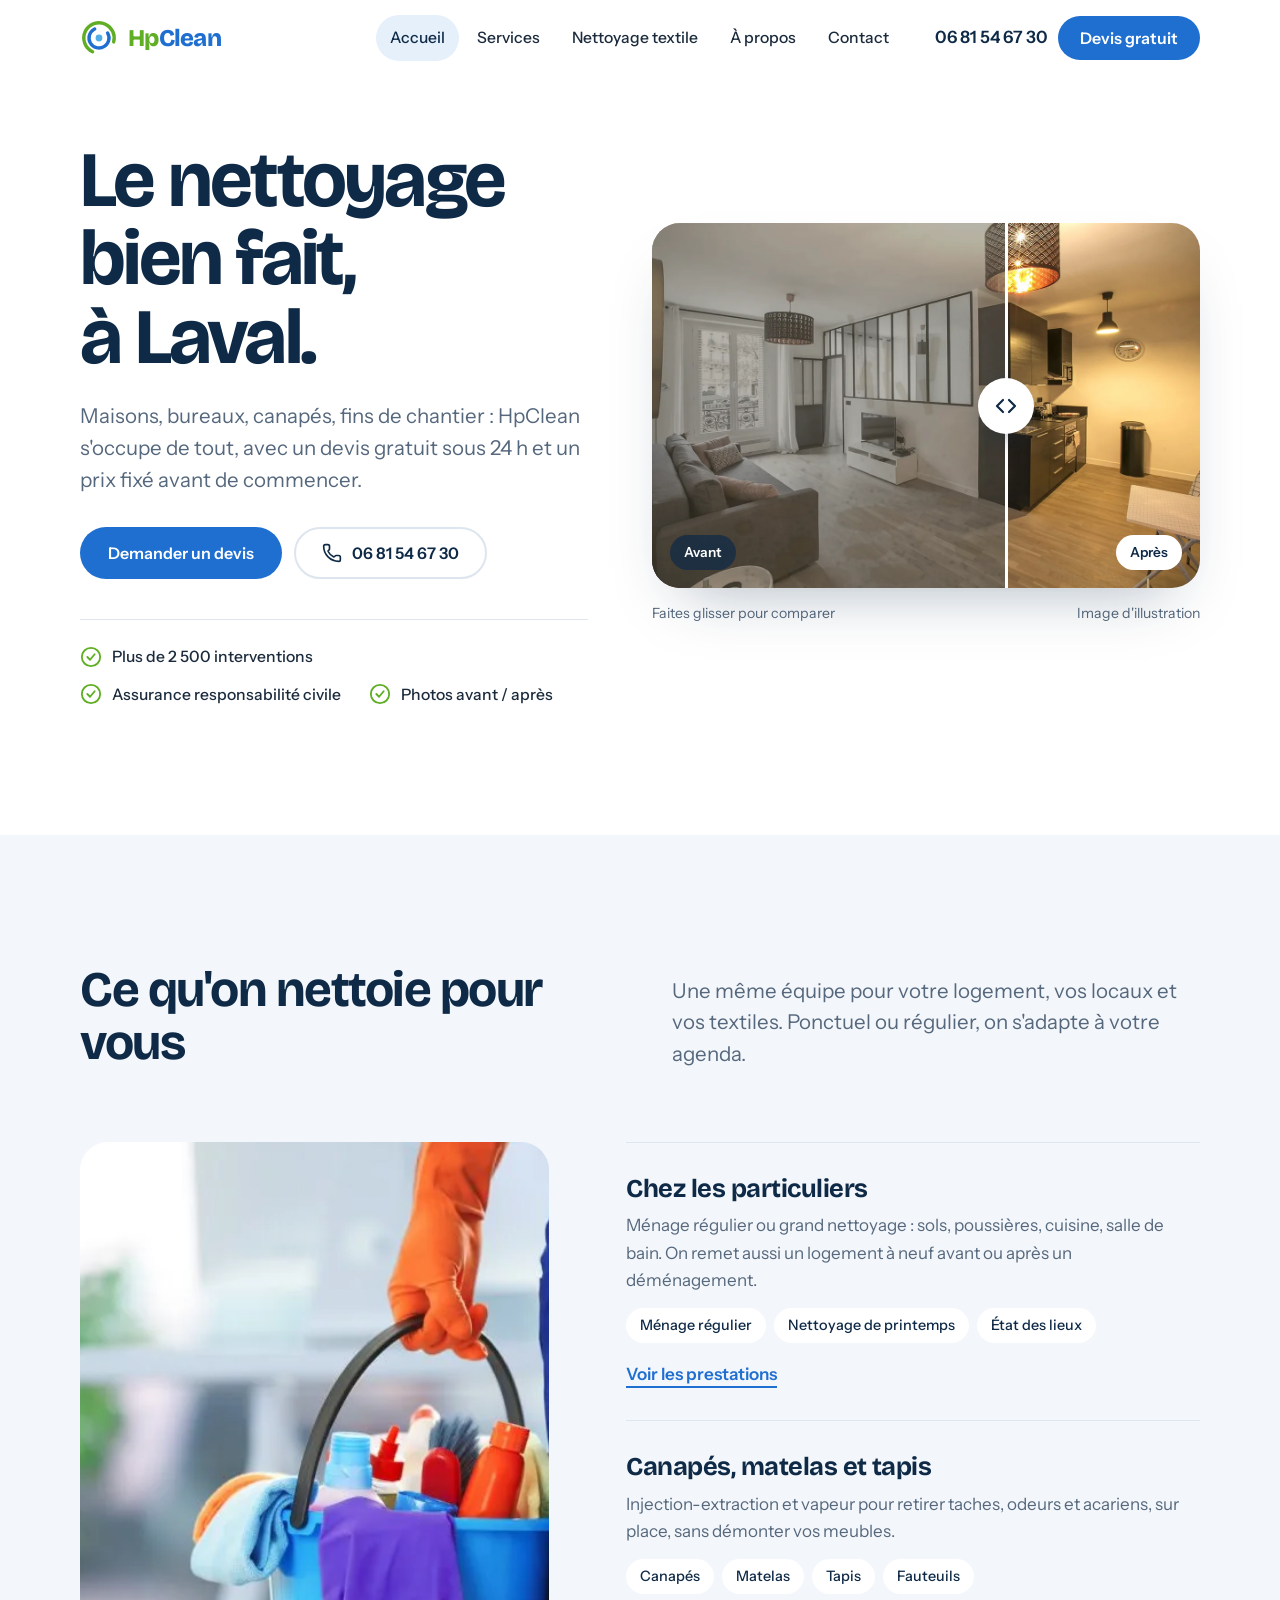
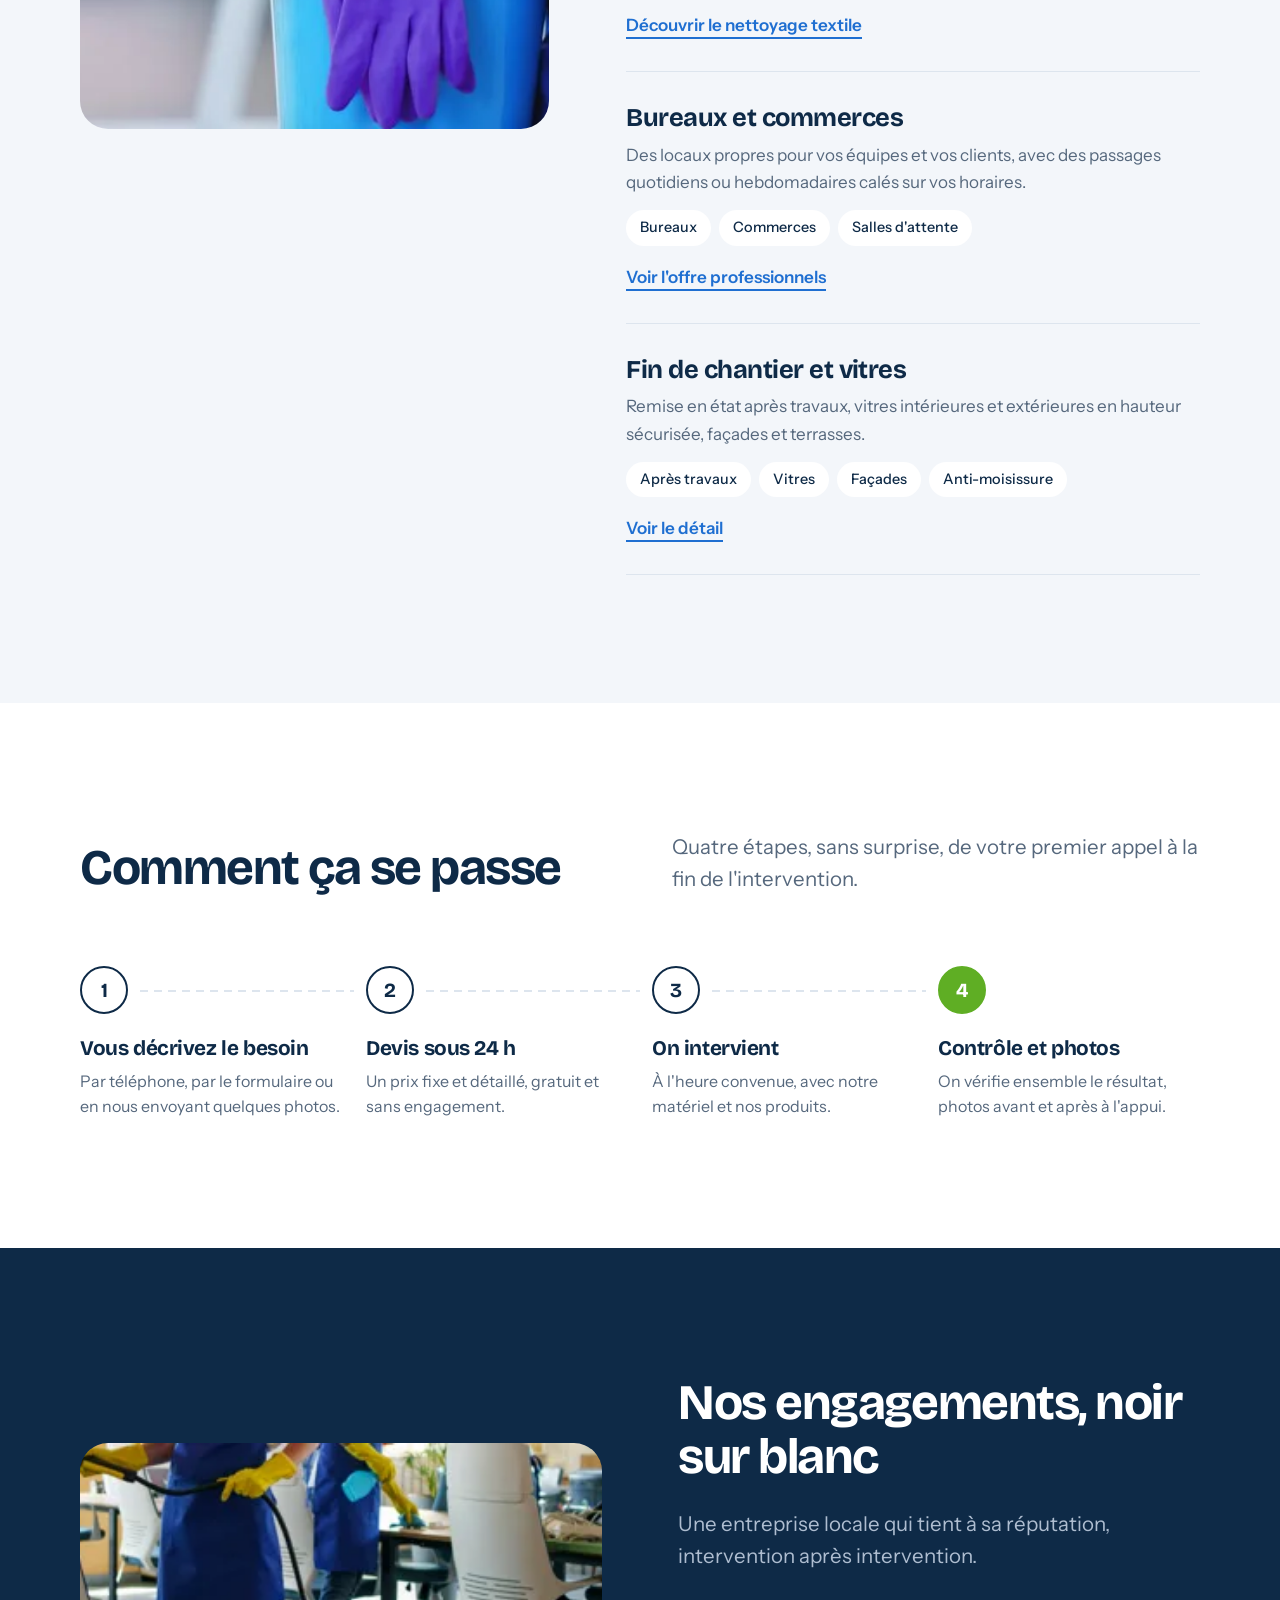
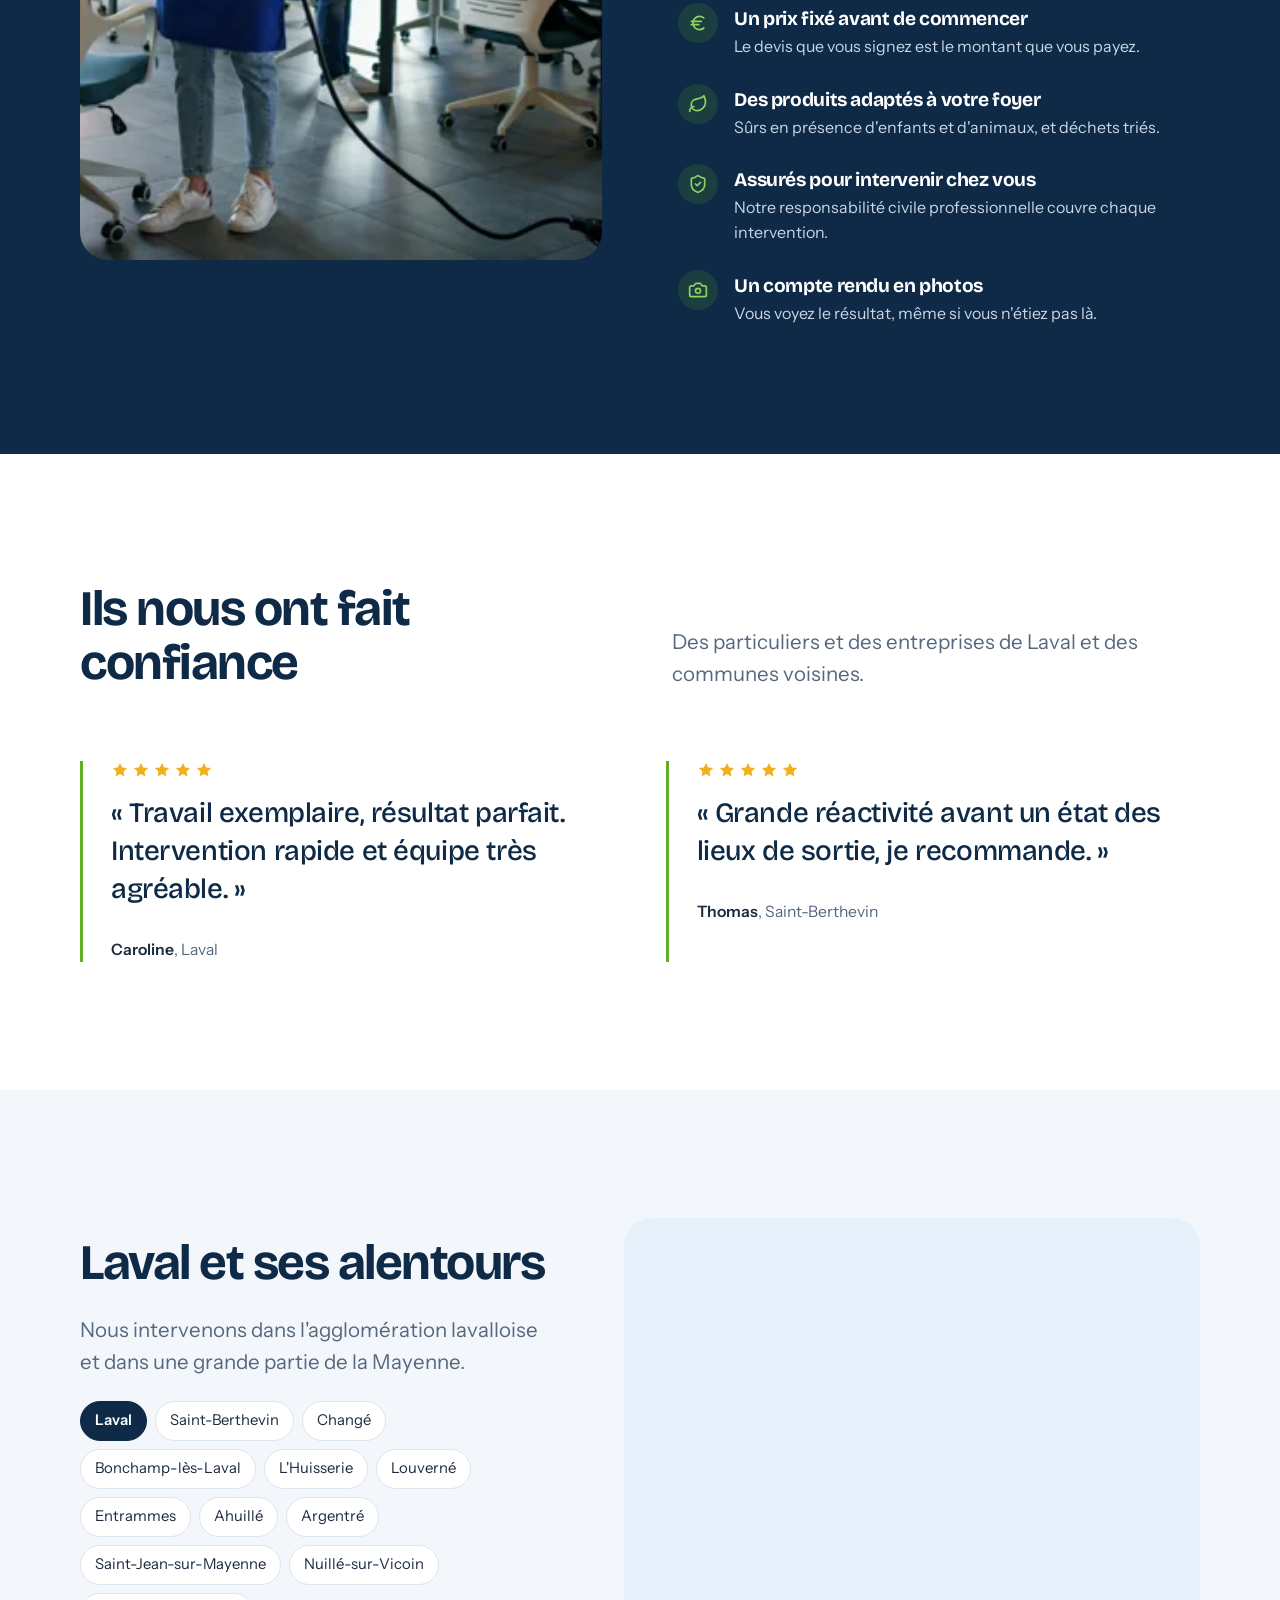
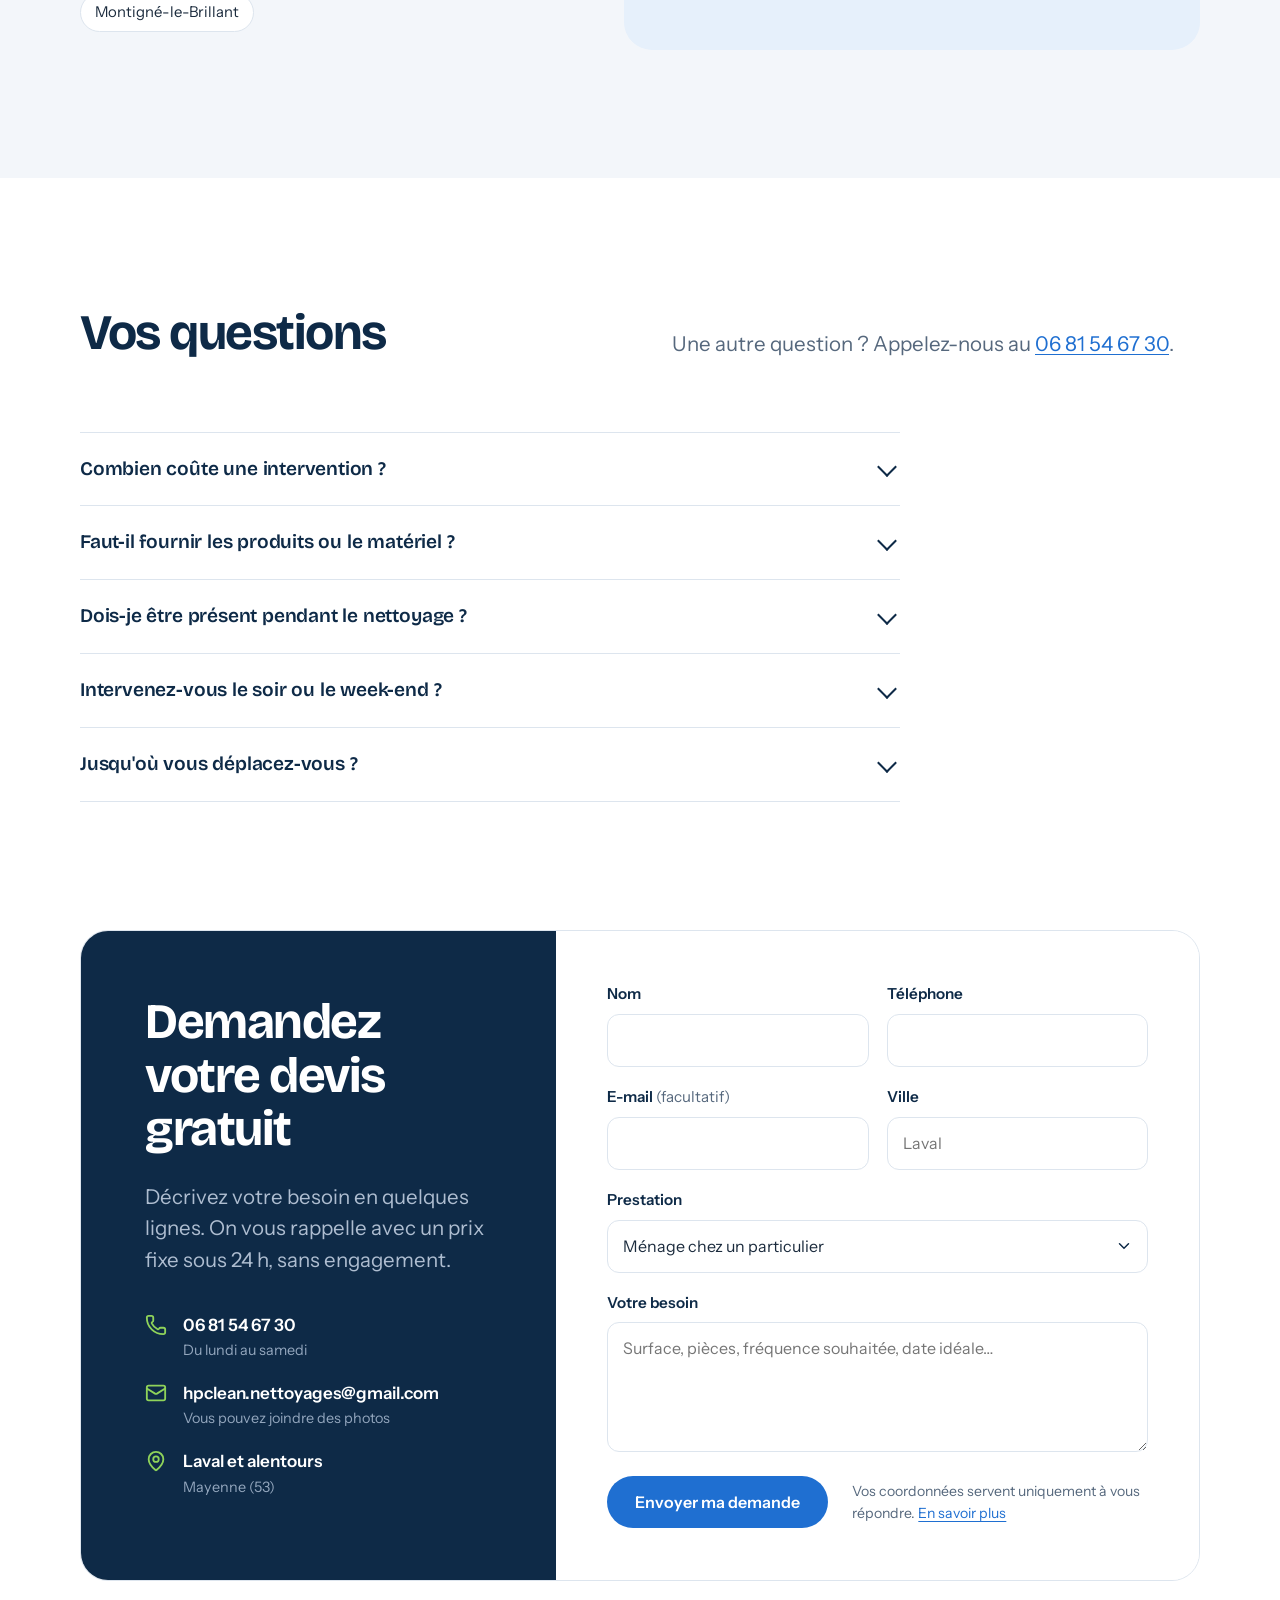
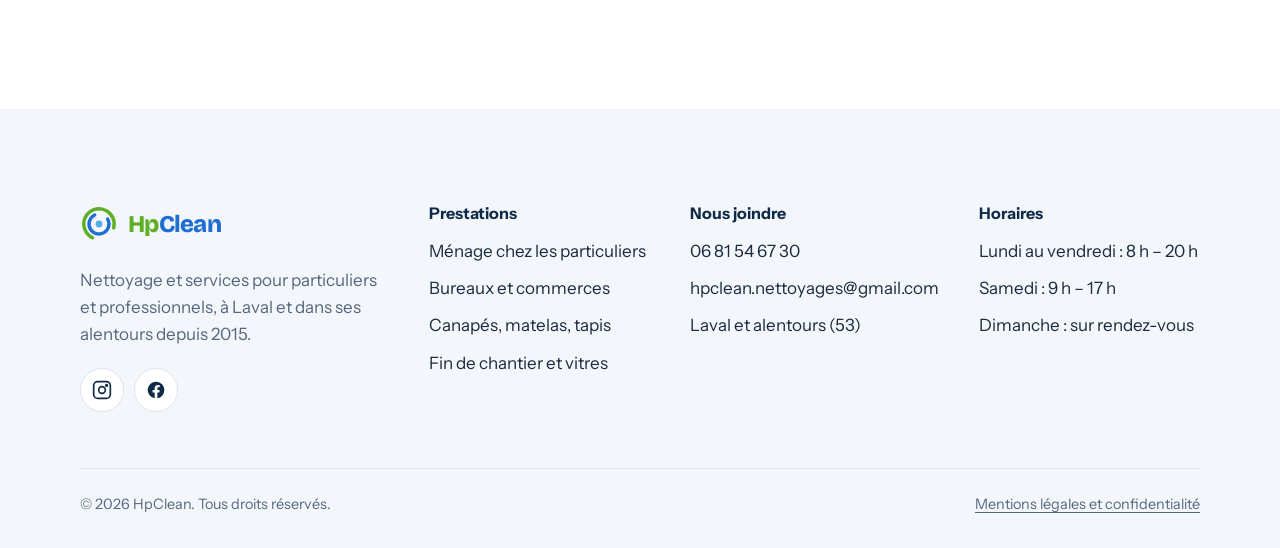
<file: index.html>
<!DOCTYPE html>
<html lang="fr">
<head>
<meta charset="utf-8">
<meta name="viewport" content="width=device-width, initial-scale=1, viewport-fit=cover">
<title>HpClean – Entreprise de nettoyage à Laval | Devis gratuit sous 24 h</title>
<meta name="description" content="Nettoyage à Laval et alentours : ménage chez les particuliers, bureaux et commerces, canapés et matelas, fin de chantier et vitres. Devis gratuit sous 24 h, prix fixe.">
<link rel="canonical" href="https://hpclean.fr/">
<meta name="theme-color" content="#0e2a47">
<link rel="icon" href="assets/img/favicon.svg" type="image/svg+xml">
<link rel="apple-touch-icon" href="assets/img/apple-touch-icon.png">
<meta property="og:type" content="website">
<meta property="og:site_name" content="HpClean">
<meta property="og:locale" content="fr_FR">
<meta property="og:title" content="HpClean – Entreprise de nettoyage à Laval | Devis gratuit sous 24 h">
<meta property="og:description" content="Nettoyage à Laval et alentours : ménage chez les particuliers, bureaux et commerces, canapés et matelas, fin de chantier et vitres. Devis gratuit sous 24 h, prix fixe.">
<meta property="og:url" content="https://hpclean.fr/">
<meta property="og:image" content="https://hpclean.fr/assets/img/og-image.jpg">
<meta name="twitter:card" content="summary_large_image">
<link rel="preload" href="assets/fonts/bricolage-grotesque.woff2" as="font" type="font/woff2" crossorigin>
<link rel="preload" href="assets/fonts/instrument-sans.woff2" as="font" type="font/woff2" crossorigin>
<link rel="stylesheet" href="assets/css/style.css">
<script type="application/ld+json">{"@context": "https://schema.org", "@type": "LocalBusiness", "additionalType": "https://schema.org/HomeAndConstructionBusiness", "name": "HpClean", "description": "Entreprise de nettoyage à Laval : ménage chez les particuliers, bureaux et commerces, nettoyage textile, fin de chantier et vitres.", "url": "https://hpclean.fr/", "@id": "https://hpclean.fr/#entreprise", "logo": "https://hpclean.fr/assets/img/favicon.svg", "image": "https://hpclean.fr/assets/img/og-image.jpg", "telephone": "+33681546730", "email": "hpclean.nettoyages@gmail.com", "priceRange": "€€", "foundingDate": "2015", "address": {"@type": "PostalAddress", "streetAddress": "9 impasse des Blanchisseuses", "addressLocality": "Laval", "postalCode": "53000", "addressRegion": "Pays de la Loire", "addressCountry": "FR"}, "geo": {"@type": "GeoCoordinates", "latitude": 48.0706, "longitude": -0.7734}, "areaServed": [{"@type": "City", "name": "Laval"}, {"@type": "City", "name": "Saint-Berthevin"}, {"@type": "City", "name": "Changé"}, {"@type": "City", "name": "Bonchamp-lès-Laval"}, {"@type": "City", "name": "L'Huisserie"}, {"@type": "City", "name": "Louverné"}, {"@type": "City", "name": "Entrammes"}, {"@type": "City", "name": "Mayenne (département)"}], "openingHoursSpecification": [{"@type": "OpeningHoursSpecification", "dayOfWeek": ["Monday", "Tuesday", "Wednesday", "Thursday", "Friday"], "opens": "08:00", "closes": "20:00"}, {"@type": "OpeningHoursSpecification", "dayOfWeek": "Saturday", "opens": "09:00", "closes": "17:00"}], "sameAs": ["https://www.instagram.com/hpclen.nettoyage/", "https://www.facebook.com/profile.php?id=61566828704608"]}</script>
<script type="application/ld+json">{"@context": "https://schema.org", "@type": "FAQPage", "mainEntity": [{"@type": "Question", "name": "Combien coûte une intervention ?", "acceptedAnswer": {"@type": "Answer", "text": "Chaque logement ou local est différent, c'est pourquoi on établit un devis gratuit à partir de votre description, de photos ou d'une visite. Le prix annoncé est fixe : vous savez exactement ce que vous payez avant qu'on commence."}}, {"@type": "Question", "name": "Faut-il fournir les produits ou le matériel ?", "acceptedAnswer": {"@type": "Answer", "text": "Non. On arrive avec notre matériel professionnel et nos produits, choisis pour être sûrs en présence d'enfants et d'animaux. Si vous tenez à un produit précis pour une surface, dites-le-nous."}}, {"@type": "Question", "name": "Dois-je être présent pendant le nettoyage ?", "acceptedAnswer": {"@type": "Answer", "text": "Ce n'est pas obligatoire. Beaucoup de clients nous confient une clé ou un code d'accès. On vous envoie des photos à la fin de l'intervention."}}, {"@type": "Question", "name": "Intervenez-vous le soir ou le week-end ?", "acceptedAnswer": {"@type": "Answer", "text": "Oui. On travaille du lundi au vendredi de 8 h à 20 h, le samedi de 9 h à 17 h, et le dimanche sur rendez-vous. Pour les bureaux et commerces, on s'adapte à vos horaires d'ouverture."}}, {"@type": "Question", "name": "Jusqu'où vous déplacez-vous ?", "acceptedAnswer": {"@type": "Answer", "text": "On intervient à Laval et dans les communes voisines. Pour une adresse plus éloignée en Mayenne, appelez-nous : c'est souvent possible."}}]}</script>
</head>
<body>
<a class="skip-link" href="#contenu">Aller au contenu</a>
<header class="site-header">
  <div class="wrap header-inner">
    <a class="brand" href="index.html" aria-label="HpClean, retour à l'accueil"><svg viewBox="0 0 40 40" aria-hidden="true"><circle cx="20" cy="20" r="16" fill="none" stroke="#5fae24" stroke-width="3.6" stroke-linecap="round" stroke-dasharray="72 101" transform="rotate(115 20 20)"/><circle cx="20" cy="20" r="10.5" fill="none" stroke="#1f6fd1" stroke-width="3.6" stroke-linecap="round" stroke-dasharray="50 66" transform="rotate(-30 20 20)"/><circle cx="20" cy="20" r="3.6" fill="#52aee6"/></svg><span class="brand-name"><span class="hp">Hp</span><span class="clean">Clean</span></span></a>
    <nav class="main-nav" id="main-nav" aria-label="Navigation principale">
      <ul>
<li><a href="index.html" aria-current="page">Accueil</a></li>
<li><a href="services.html">Services</a></li>
<li><a href="nettoyage-textile.html">Nettoyage textile</a></li>
<li><a href="apropos.html">À propos</a></li>
<li><a href="contact.html">Contact</a></li>
      </ul>
      <div class="nav-mobile-cta">
        <a class="btn btn-primary" href="contact.html">Demander un devis</a>
        <a class="btn btn-ghost" href="tel:+33681546730"><svg xmlns="http://www.w3.org/2000/svg" viewBox="0 0 24 24" fill="none" stroke="currentColor" stroke-width="2" stroke-linecap="round" stroke-linejoin="round" aria-hidden="true"><path d="M13.8 16.6a1 1 0 0 0 1.2-.3l.4-.5A2 2 0 0 1 17 15h3a2 2 0 0 1 2 2v3a2 2 0 0 1-2 2A18 18 0 0 1 2 4a2 2 0 0 1 2-2h3a2 2 0 0 1 2 2v3a2 2 0 0 1-.8 1.6l-.5.4a1 1 0 0 0-.3 1.2 14 14 0 0 0 6.4 6.4"/></svg>Appeler le 06 81 54 67 30</a>
      </div>
    </nav>
    <div class="header-actions">
      <a class="header-phone" href="tel:+33681546730">06 81 54 67 30</a>
      <a class="btn btn-primary" href="contact.html">Devis gratuit</a>
    </div>
    <button class="menu-toggle" type="button" aria-expanded="false" aria-controls="main-nav" aria-label="Ouvrir le menu"><span></span></button>
  </div>
</header>
<main id="contenu">

<section class="hero">
  <div class="wrap hero-grid">
    <div>
      <h1>Le nettoyage bien fait, à&nbsp;Laval.</h1>
      <p class="lead">Maisons, bureaux, canapés, fins de chantier : HpClean s'occupe de tout, avec un devis gratuit sous 24 h et un prix fixé avant de commencer.</p>
      <div class="hero-actions">
        <a class="btn btn-primary" href="#devis">Demander un devis</a>
        <a class="btn btn-ghost" href="tel:+33681546730"><svg xmlns="http://www.w3.org/2000/svg" viewBox="0 0 24 24" fill="none" stroke="currentColor" stroke-width="2" stroke-linecap="round" stroke-linejoin="round" aria-hidden="true"><path d="M13.8 16.6a1 1 0 0 0 1.2-.3l.4-.5A2 2 0 0 1 17 15h3a2 2 0 0 1 2 2v3a2 2 0 0 1-2 2A18 18 0 0 1 2 4a2 2 0 0 1 2-2h3a2 2 0 0 1 2 2v3a2 2 0 0 1-.8 1.6l-.5.4a1 1 0 0 0-.3 1.2 14 14 0 0 0 6.4 6.4"/></svg>06 81 54 67 30</a>
      </div>
      <ul class="hero-facts">
        <li><svg xmlns="http://www.w3.org/2000/svg" viewBox="0 0 24 24" fill="none" stroke="currentColor" stroke-width="2" stroke-linecap="round" stroke-linejoin="round" aria-hidden="true"><circle cx="12" cy="12" r="10"/><path d="m8 12 3 3 5-6"/></svg>Plus de 2 500 interventions</li>
        <li><svg xmlns="http://www.w3.org/2000/svg" viewBox="0 0 24 24" fill="none" stroke="currentColor" stroke-width="2" stroke-linecap="round" stroke-linejoin="round" aria-hidden="true"><circle cx="12" cy="12" r="10"/><path d="m8 12 3 3 5-6"/></svg>Assurance responsabilité civile</li>
        <li><svg xmlns="http://www.w3.org/2000/svg" viewBox="0 0 24 24" fill="none" stroke="currentColor" stroke-width="2" stroke-linecap="round" stroke-linejoin="round" aria-hidden="true"><circle cx="12" cy="12" r="10"/><path d="m8 12 3 3 5-6"/></svg>Photos avant / après</li>
      </ul>
    </div>
    <div>
      <figure class="compare" data-compare>
        <img src="assets/img/interieur-apres.webp" alt="Séjour avec cuisine ouverte, propre et lumineux" width="1200" height="800" fetchpriority="high">
        <img class="compare-before" src="assets/img/interieur-avant.webp" alt="Le même séjour avant nettoyage, terne et poussiéreux" width="1200" height="800">
        <span class="compare-handle" aria-hidden="true"></span>
        <span class="compare-label before" aria-hidden="true">Avant</span>
        <span class="compare-label after" aria-hidden="true">Après</span>
        <input type="range" min="0" max="100" value="50" step="0.5" aria-label="Comparer avant et après nettoyage">
      </figure>
      <div class="compare-caption"><span>Faites glisser pour comparer</span><span>Image d'illustration</span></div>
    </div>
  </div>
</section>

<section class="section section-mist" id="services">
  <div class="wrap">
    <div class="section-head">
      <h2>Ce qu'on nettoie pour vous</h2>
      <p class="lead">Une même équipe pour votre logement, vos locaux et vos textiles. Ponctuel ou régulier, on s'adapte à votre agenda.</p>
    </div>
    <div class="services-layout">
      <div class="services-visual"><img src="assets/img/equipement.webp" alt="Agent HpClean portant un seau de produits et de chiffons" width="768" height="512" loading="lazy"></div>
      <ul class="service-list">
        <li>
          <h3><a href="services.html#particuliers">Chez les particuliers</a></h3>
          <p>Ménage régulier ou grand nettoyage : sols, poussières, cuisine, salle de bain. On remet aussi un logement à neuf avant ou après un déménagement.</p>
          <ul class="chips"><li>Ménage régulier</li><li>Nettoyage de printemps</li><li>État des lieux</li></ul>
          <a class="text-link" href="services.html#particuliers">Voir les prestations</a>
        </li>
        <li>
          <h3><a href="nettoyage-textile.html">Canapés, matelas et tapis</a></h3>
          <p>Injection-extraction et vapeur pour retirer taches, odeurs et acariens, sur place, sans démonter vos meubles.</p>
          <ul class="chips"><li>Canapés</li><li>Matelas</li><li>Tapis</li><li>Fauteuils</li></ul>
          <a class="text-link" href="nettoyage-textile.html">Découvrir le nettoyage textile</a>
        </li>
        <li>
          <h3><a href="services.html#professionnels">Bureaux et commerces</a></h3>
          <p>Des locaux propres pour vos équipes et vos clients, avec des passages quotidiens ou hebdomadaires calés sur vos horaires.</p>
          <ul class="chips"><li>Bureaux</li><li>Commerces</li><li>Salles d'attente</li></ul>
          <a class="text-link" href="services.html#professionnels">Voir l'offre professionnels</a>
        </li>
        <li>
          <h3><a href="services.html#specialise">Fin de chantier et vitres</a></h3>
          <p>Remise en état après travaux, vitres intérieures et extérieures en hauteur sécurisée, façades et terrasses.</p>
          <ul class="chips"><li>Après travaux</li><li>Vitres</li><li>Façades</li><li>Anti-moisissure</li></ul>
          <a class="text-link" href="services.html#specialise">Voir le détail</a>
        </li>
      </ul>
    </div>
  </div>
</section>

<section class="section">
  <div class="wrap">
    <div class="section-head">
      <h2>Comment ça se passe</h2>
      <p class="lead">Quatre étapes, sans surprise, de votre premier appel à la fin de l'intervention.</p>
    </div>
    <ol class="steps">
      <li><h3>Vous décrivez le besoin</h3><p>Par téléphone, par le formulaire ou en nous envoyant quelques photos.</p></li>
      <li><h3>Devis sous 24 h</h3><p>Un prix fixe et détaillé, gratuit et sans engagement.</p></li>
      <li><h3>On intervient</h3><p>À l'heure convenue, avec notre matériel et nos produits.</p></li>
      <li><h3>Contrôle et photos</h3><p>On vérifie ensemble le résultat, photos avant et après à l'appui.</p></li>
    </ol>
  </div>
</section>

<section class="section section-ink">
  <div class="wrap promise-grid">
    <img src="assets/img/bureaux.webp" alt="Deux agents nettoient un open space avec une machine à vapeur" width="504" height="241" loading="lazy">
    <div>
      <h2>Nos engagements, noir sur blanc</h2>
      <p class="lead">Une entreprise locale qui tient à sa réputation, intervention après intervention.</p>
      <ul class="promise-list">
        <li><span class="icon"><svg xmlns="http://www.w3.org/2000/svg" viewBox="0 0 24 24" fill="none" stroke="currentColor" stroke-width="2" stroke-linecap="round" stroke-linejoin="round" aria-hidden="true"><path d="M4 10h12"/><path d="M4 14h9"/><path d="M19 6a7.7 7.7 0 0 0-5.2-2A7.9 7.9 0 0 0 6 12c0 4.4 3.5 8 7.8 8 2 0 3.8-.8 5.2-2"/></svg></span><div><h3>Un prix fixé avant de commencer</h3><p>Le devis que vous signez est le montant que vous payez.</p></div></li>
        <li><span class="icon"><svg xmlns="http://www.w3.org/2000/svg" viewBox="0 0 24 24" fill="none" stroke="currentColor" stroke-width="2" stroke-linecap="round" stroke-linejoin="round" aria-hidden="true"><path d="M11 20A7 7 0 0 1 9.8 6.1C15.5 5 17 4.5 19 2c1 2 2 4.2 2 8 0 5.5-4.8 10-10 10Z"/><path d="M2 21c0-3 1.9-5.4 5.1-6"/></svg></span><div><h3>Des produits adaptés à votre foyer</h3><p>Sûrs en présence d'enfants et d'animaux, et déchets triés.</p></div></li>
        <li><span class="icon"><svg xmlns="http://www.w3.org/2000/svg" viewBox="0 0 24 24" fill="none" stroke="currentColor" stroke-width="2" stroke-linecap="round" stroke-linejoin="round" aria-hidden="true"><path d="M20 13c0 5-3.5 7.5-7.7 9a1 1 0 0 1-.7 0C7.5 20.5 4 18 4 13V6a1 1 0 0 1 1-1c2 0 4.5-1.2 6.2-2.7a1.2 1.2 0 0 1 1.5 0C14.5 3.8 17 5 19 5a1 1 0 0 1 1 1z"/><path d="m9 12 2 2 4-4"/></svg></span><div><h3>Assurés pour intervenir chez vous</h3><p>Notre responsabilité civile professionnelle couvre chaque intervention.</p></div></li>
        <li><span class="icon"><svg xmlns="http://www.w3.org/2000/svg" viewBox="0 0 24 24" fill="none" stroke="currentColor" stroke-width="2" stroke-linecap="round" stroke-linejoin="round" aria-hidden="true"><path d="M14.5 4h-5L7 7H4a2 2 0 0 0-2 2v9a2 2 0 0 0 2 2h16a2 2 0 0 0 2-2V9a2 2 0 0 0-2-2h-3l-2.5-3z"/><circle cx="12" cy="13" r="3"/></svg></span><div><h3>Un compte rendu en photos</h3><p>Vous voyez le résultat, même si vous n'étiez pas là.</p></div></li>
      </ul>
    </div>
  </div>
</section>

<section class="section">
  <div class="wrap">
    <div class="section-head">
      <h2>Ils nous ont fait confiance</h2>
      <p class="lead">Des particuliers et des entreprises de Laval et des communes voisines.</p>
    </div>
    <div class="quotes">
<figure class="quote"><div class="stars" role="img" aria-label="5 étoiles sur 5"><svg viewBox="0 0 24 24" fill="currentColor" aria-hidden="true"><path d="M12 2.5l2.9 6 6.6.9-4.8 4.6 1.2 6.5L12 17.4l-5.9 3.1 1.2-6.5L2.5 9.4l6.6-.9z"/></svg><svg viewBox="0 0 24 24" fill="currentColor" aria-hidden="true"><path d="M12 2.5l2.9 6 6.6.9-4.8 4.6 1.2 6.5L12 17.4l-5.9 3.1 1.2-6.5L2.5 9.4l6.6-.9z"/></svg><svg viewBox="0 0 24 24" fill="currentColor" aria-hidden="true"><path d="M12 2.5l2.9 6 6.6.9-4.8 4.6 1.2 6.5L12 17.4l-5.9 3.1 1.2-6.5L2.5 9.4l6.6-.9z"/></svg><svg viewBox="0 0 24 24" fill="currentColor" aria-hidden="true"><path d="M12 2.5l2.9 6 6.6.9-4.8 4.6 1.2 6.5L12 17.4l-5.9 3.1 1.2-6.5L2.5 9.4l6.6-.9z"/></svg><svg viewBox="0 0 24 24" fill="currentColor" aria-hidden="true"><path d="M12 2.5l2.9 6 6.6.9-4.8 4.6 1.2 6.5L12 17.4l-5.9 3.1 1.2-6.5L2.5 9.4l6.6-.9z"/></svg></div><blockquote><p>« Travail exemplaire, résultat parfait. Intervention rapide et équipe très agréable. »</p></blockquote><figcaption><strong>Caroline</strong>, Laval</figcaption></figure>
<figure class="quote"><div class="stars" role="img" aria-label="5 étoiles sur 5"><svg viewBox="0 0 24 24" fill="currentColor" aria-hidden="true"><path d="M12 2.5l2.9 6 6.6.9-4.8 4.6 1.2 6.5L12 17.4l-5.9 3.1 1.2-6.5L2.5 9.4l6.6-.9z"/></svg><svg viewBox="0 0 24 24" fill="currentColor" aria-hidden="true"><path d="M12 2.5l2.9 6 6.6.9-4.8 4.6 1.2 6.5L12 17.4l-5.9 3.1 1.2-6.5L2.5 9.4l6.6-.9z"/></svg><svg viewBox="0 0 24 24" fill="currentColor" aria-hidden="true"><path d="M12 2.5l2.9 6 6.6.9-4.8 4.6 1.2 6.5L12 17.4l-5.9 3.1 1.2-6.5L2.5 9.4l6.6-.9z"/></svg><svg viewBox="0 0 24 24" fill="currentColor" aria-hidden="true"><path d="M12 2.5l2.9 6 6.6.9-4.8 4.6 1.2 6.5L12 17.4l-5.9 3.1 1.2-6.5L2.5 9.4l6.6-.9z"/></svg><svg viewBox="0 0 24 24" fill="currentColor" aria-hidden="true"><path d="M12 2.5l2.9 6 6.6.9-4.8 4.6 1.2 6.5L12 17.4l-5.9 3.1 1.2-6.5L2.5 9.4l6.6-.9z"/></svg></div><blockquote><p>« Grande réactivité avant un état des lieux de sortie, je recommande. »</p></blockquote><figcaption><strong>Thomas</strong>, Saint-Berthevin</figcaption></figure>
    </div>
  </div>
</section>

<section class="section section-mist" id="zone">
  <div class="wrap zone-grid">
    <div>
      <h2>Laval et ses alentours</h2>
      <p class="lead">Nous intervenons dans l'agglomération lavalloise et dans une grande partie de la Mayenne.</p>
      <ul class="towns"><li>Laval</li><li>Saint-Berthevin</li><li>Changé</li><li>Bonchamp-lès-Laval</li><li>L'Huisserie</li><li>Louverné</li><li>Entrammes</li><li>Ahuillé</li><li>Argentré</li><li>Saint-Jean-sur-Mayenne</li><li>Nuillé-sur-Vicoin</li><li>Montigné-le-Brillant</li></ul>
    </div>
    <div class="map"><iframe title="Carte de la zone d'intervention autour de Laval" loading="lazy" referrerpolicy="no-referrer-when-downgrade" src="https://maps.google.com/maps?q=Laval%2053000&amp;z=11&amp;output=embed"></iframe></div>
  </div>
</section>

<section class="section" id="faq">
  <div class="wrap">
    <div class="section-head">
      <h2>Vos questions</h2>
      <p class="lead">Une autre question ? Appelez-nous au <a href="tel:+33681546730">06 81 54 67 30</a>.</p>
    </div>
    <div class="faq"><details><summary>Combien coûte une intervention ?</summary><p>Chaque logement ou local est différent, c'est pourquoi on établit un devis gratuit à partir de votre description, de photos ou d'une visite. Le prix annoncé est fixe : vous savez exactement ce que vous payez avant qu'on commence.</p></details>
<details><summary>Faut-il fournir les produits ou le matériel ?</summary><p>Non. On arrive avec notre matériel professionnel et nos produits, choisis pour être sûrs en présence d'enfants et d'animaux. Si vous tenez à un produit précis pour une surface, dites-le-nous.</p></details>
<details><summary>Dois-je être présent pendant le nettoyage ?</summary><p>Ce n'est pas obligatoire. Beaucoup de clients nous confient une clé ou un code d'accès. On vous envoie des photos à la fin de l'intervention.</p></details>
<details><summary>Intervenez-vous le soir ou le week-end ?</summary><p>Oui. On travaille du lundi au vendredi de 8 h à 20 h, le samedi de 9 h à 17 h, et le dimanche sur rendez-vous. Pour les bureaux et commerces, on s'adapte à vos horaires d'ouverture.</p></details>
<details><summary>Jusqu'où vous déplacez-vous ?</summary><p>On intervient à Laval et dans les communes voisines. Pour une adresse plus éloignée en Mayenne, appelez-nous : c'est souvent possible.</p></details></div>
  </div>
</section>

<section class="section" style="padding-top:0">
  <div class="wrap">
    <div class="quote-panel" id="devis">
  <div class="quote-intro">
    <h2>Demandez votre devis gratuit</h2>
    <p class="lead">Décrivez votre besoin en quelques lignes. On vous rappelle avec un prix fixe sous 24 h, sans engagement.</p>
    <ul class="contact-lines">
      <li><svg xmlns="http://www.w3.org/2000/svg" viewBox="0 0 24 24" fill="none" stroke="currentColor" stroke-width="2" stroke-linecap="round" stroke-linejoin="round" aria-hidden="true"><path d="M13.8 16.6a1 1 0 0 0 1.2-.3l.4-.5A2 2 0 0 1 17 15h3a2 2 0 0 1 2 2v3a2 2 0 0 1-2 2A18 18 0 0 1 2 4a2 2 0 0 1 2-2h3a2 2 0 0 1 2 2v3a2 2 0 0 1-.8 1.6l-.5.4a1 1 0 0 0-.3 1.2 14 14 0 0 0 6.4 6.4"/></svg><div><a href="tel:+33681546730">06 81 54 67 30</a><small>Du lundi au samedi</small></div></li>
      <li><svg xmlns="http://www.w3.org/2000/svg" viewBox="0 0 24 24" fill="none" stroke="currentColor" stroke-width="2" stroke-linecap="round" stroke-linejoin="round" aria-hidden="true"><rect x="2" y="4" width="20" height="16" rx="2"/><path d="m22 7-9 5.7a2 2 0 0 1-2 0L2 7"/></svg><div><a href="mailto:hpclean.nettoyages@gmail.com">hpclean.nettoyages@gmail.com</a><small>Vous pouvez joindre des photos</small></div></li>
      <li><svg xmlns="http://www.w3.org/2000/svg" viewBox="0 0 24 24" fill="none" stroke="currentColor" stroke-width="2" stroke-linecap="round" stroke-linejoin="round" aria-hidden="true"><path d="M20 10c0 5-5.5 10.2-7.4 11.8a1 1 0 0 1-1.2 0C9.5 20.2 4 15 4 10a8 8 0 0 1 16 0"/><circle cx="12" cy="10" r="3"/></svg><div><span style="color:#fff;font-weight:600">Laval et alentours</span><small>Mayenne (53)</small></div></li>
    </ul>
  </div>
  <form class="form-card" data-quote-form novalidate>
    <div class="form-grid">
      <div class="field"><label for="f-nom">Nom</label><input id="f-nom" name="nom" autocomplete="name" required></div>
      <div class="field"><label for="f-tel">Téléphone</label><input id="f-tel" name="telephone" type="tel" autocomplete="tel" inputmode="tel" required></div>
      <div class="field"><label for="f-email">E-mail <span class="opt">(facultatif)</span></label><input id="f-email" name="email" type="email" autocomplete="email"></div>
      <div class="field"><label for="f-ville">Ville</label><input id="f-ville" name="ville" autocomplete="address-level2" placeholder="Laval"></div>
      <div class="field full"><label for="f-presta">Prestation</label><select id="f-presta" name="prestation"><option value="menage">Ménage chez un particulier</option>
<option value="demenagement">Nettoyage avant ou après déménagement</option>
<option value="textile">Canapé, matelas, tapis ou fauteuil</option>
<option value="bureaux">Bureaux ou local commercial</option>
<option value="chantier">Fin de chantier, remise en état</option>
<option value="vitres">Vitres, façade ou terrasse</option>
<option value="autre">Autre demande</option></select></div>
      <div class="field full"><label for="f-msg">Votre besoin</label><textarea id="f-msg" name="message" required placeholder="Surface, pièces, fréquence souhaitée, date idéale…"></textarea></div>
    </div>
    <div class="form-foot">
      <button class="btn btn-primary" type="submit">Envoyer ma demande</button>
      <p>Vos coordonnées servent uniquement à vous répondre. <a href="mentions-legales.html#donnees">En savoir plus</a></p>
    </div>
    <p class="form-status" role="status" aria-live="polite"></p>
  </form>
</div>
  </div>
</section>
</main>
<footer class="site-footer">
  <div class="wrap">
    <div class="footer-grid">
      <div class="footer-about">
        <a class="brand" href="index.html" aria-label="HpClean, accueil"><svg viewBox="0 0 40 40" aria-hidden="true"><circle cx="20" cy="20" r="16" fill="none" stroke="#5fae24" stroke-width="3.6" stroke-linecap="round" stroke-dasharray="72 101" transform="rotate(115 20 20)"/><circle cx="20" cy="20" r="10.5" fill="none" stroke="#1f6fd1" stroke-width="3.6" stroke-linecap="round" stroke-dasharray="50 66" transform="rotate(-30 20 20)"/><circle cx="20" cy="20" r="3.6" fill="#52aee6"/></svg><span class="brand-name"><span class="hp">Hp</span><span class="clean">Clean</span></span></a>
        <p>Nettoyage et services pour particuliers et professionnels, à Laval et dans ses alentours depuis 2015.</p>
        <div class="socials">
          <a href="https://www.instagram.com/hpclen.nettoyage/" target="_blank" rel="noopener" aria-label="HpClean sur Instagram"><svg viewBox="0 0 24 24" fill="none" stroke="currentColor" stroke-width="2" aria-hidden="true"><rect x="2" y="2" width="20" height="20" rx="5"/><circle cx="12" cy="12" r="4"/><circle cx="17.5" cy="6.5" r="1" fill="currentColor"/></svg></a>
          <a href="https://www.facebook.com/profile.php?id=61566828704608" target="_blank" rel="noopener" aria-label="HpClean sur Facebook"><svg viewBox="0 0 24 24" fill="currentColor" aria-hidden="true"><path d="M22 12a10 10 0 1 0-11.6 9.9v-7H7.9V12h2.5V9.8c0-2.5 1.5-3.9 3.8-3.9 1.1 0 2.2.2 2.2.2v2.5h-1.2c-1.2 0-1.6.8-1.6 1.6V12h2.8l-.4 2.9h-2.3v7A10 10 0 0 0 22 12"/></svg></a>
        </div>
      </div>
      <div>
        <h2>Prestations</h2>
        <ul>
          <li><a href="services.html#particuliers">Ménage chez les particuliers</a></li>
          <li><a href="services.html#professionnels">Bureaux et commerces</a></li>
          <li><a href="nettoyage-textile.html">Canapés, matelas, tapis</a></li>
          <li><a href="services.html#specialise">Fin de chantier et vitres</a></li>
        </ul>
      </div>
      <div>
        <h2>Nous joindre</h2>
        <ul>
          <li><a href="tel:+33681546730">06 81 54 67 30</a></li>
          <li><a href="mailto:hpclean.nettoyages@gmail.com">hpclean.nettoyages@gmail.com</a></li>
          <li>Laval et alentours (53)</li>
        </ul>
      </div>
      <div>
        <h2>Horaires</h2>
        <ul>
          <li>Lundi au vendredi : 8&nbsp;h&nbsp;–&nbsp;20&nbsp;h</li>
          <li>Samedi : 9&nbsp;h&nbsp;–&nbsp;17&nbsp;h</li>
          <li>Dimanche : sur rendez-vous</li>
        </ul>
      </div>
    </div>
    <div class="footer-bottom">
      <span>© <span data-year>2026</span> HpClean. Tous droits réservés.</span>
      <span><a href="mentions-legales.html">Mentions légales et confidentialité</a></span>
    </div>
  </div>
</footer>
<div class="mobile-bar">
  <a class="btn btn-ghost" href="tel:+33681546730"><svg xmlns="http://www.w3.org/2000/svg" viewBox="0 0 24 24" fill="none" stroke="currentColor" stroke-width="2" stroke-linecap="round" stroke-linejoin="round" aria-hidden="true"><path d="M13.8 16.6a1 1 0 0 0 1.2-.3l.4-.5A2 2 0 0 1 17 15h3a2 2 0 0 1 2 2v3a2 2 0 0 1-2 2A18 18 0 0 1 2 4a2 2 0 0 1 2-2h3a2 2 0 0 1 2 2v3a2 2 0 0 1-.8 1.6l-.5.4a1 1 0 0 0-.3 1.2 14 14 0 0 0 6.4 6.4"/></svg>Appeler</a>
  <a class="btn btn-primary" href="contact.html">Devis gratuit</a>
</div>
<script src="assets/js/main.js" defer></script>
</body>
</html>
</file>
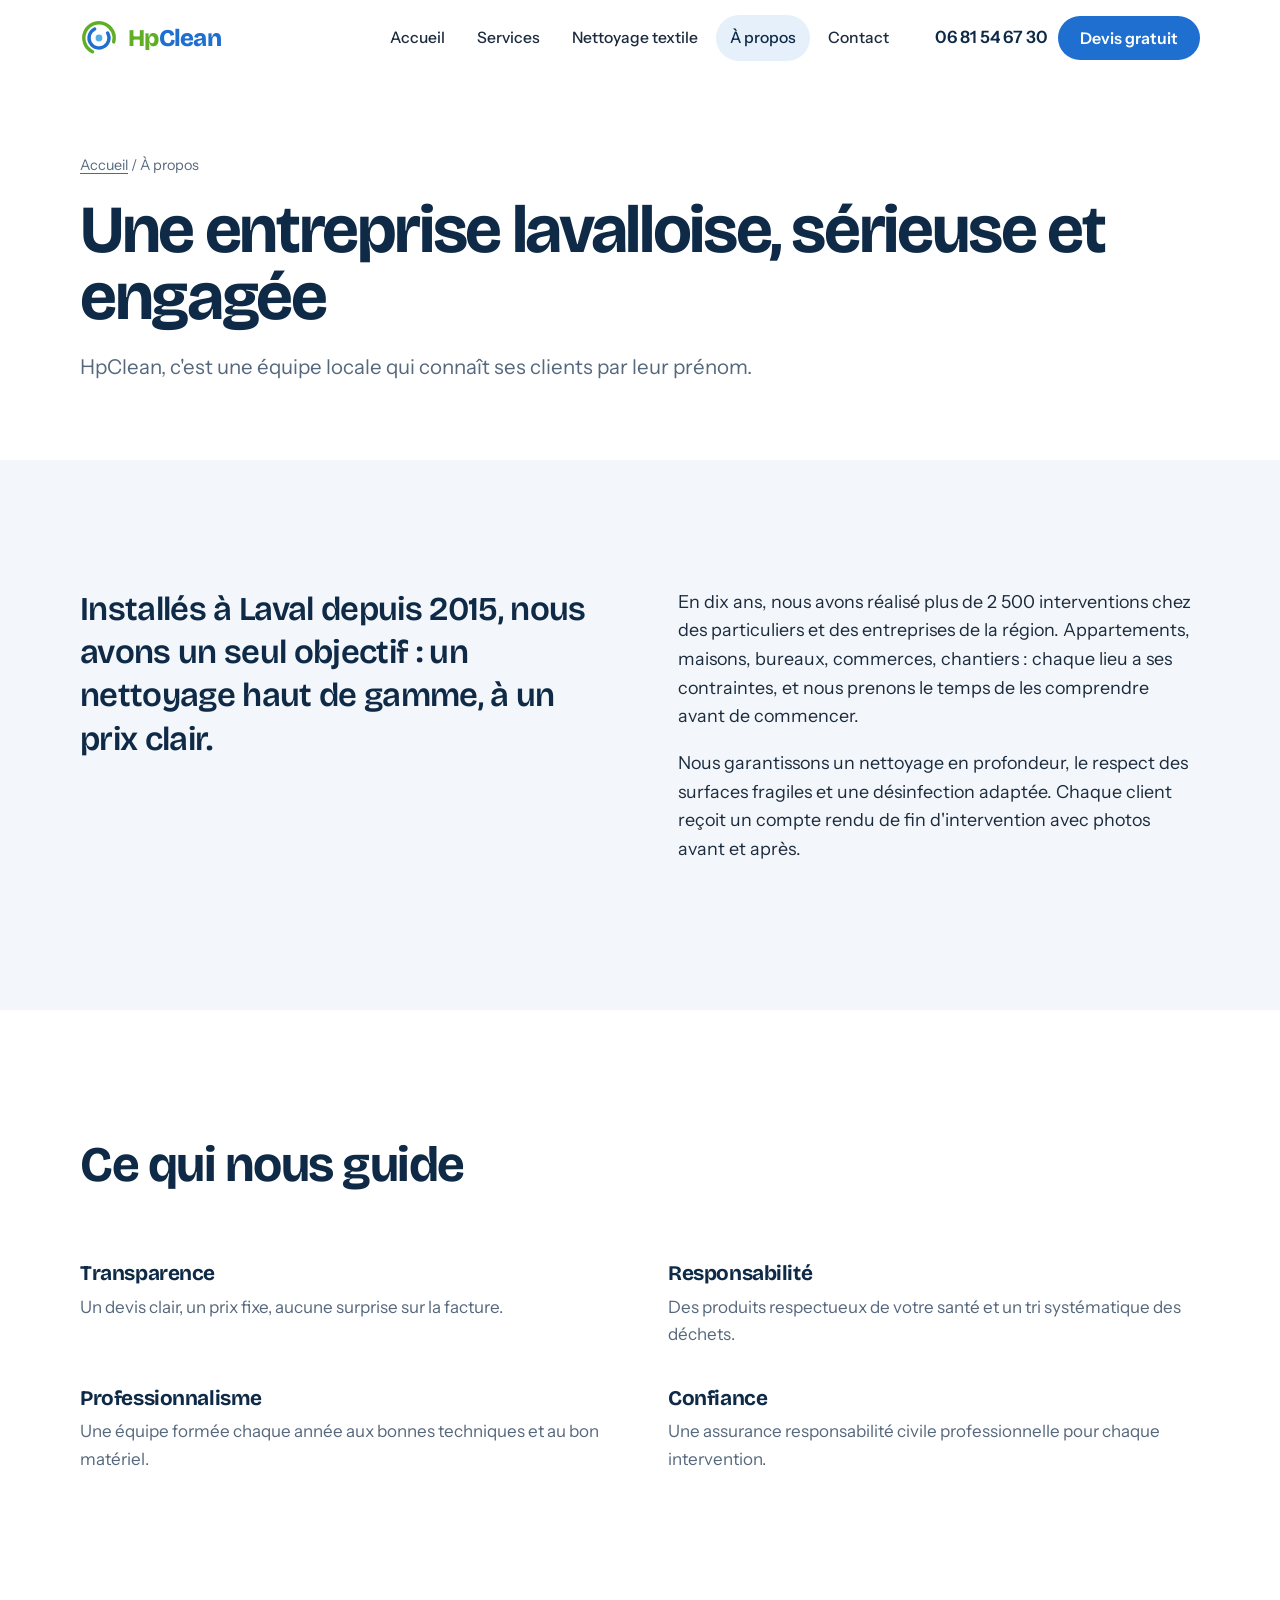
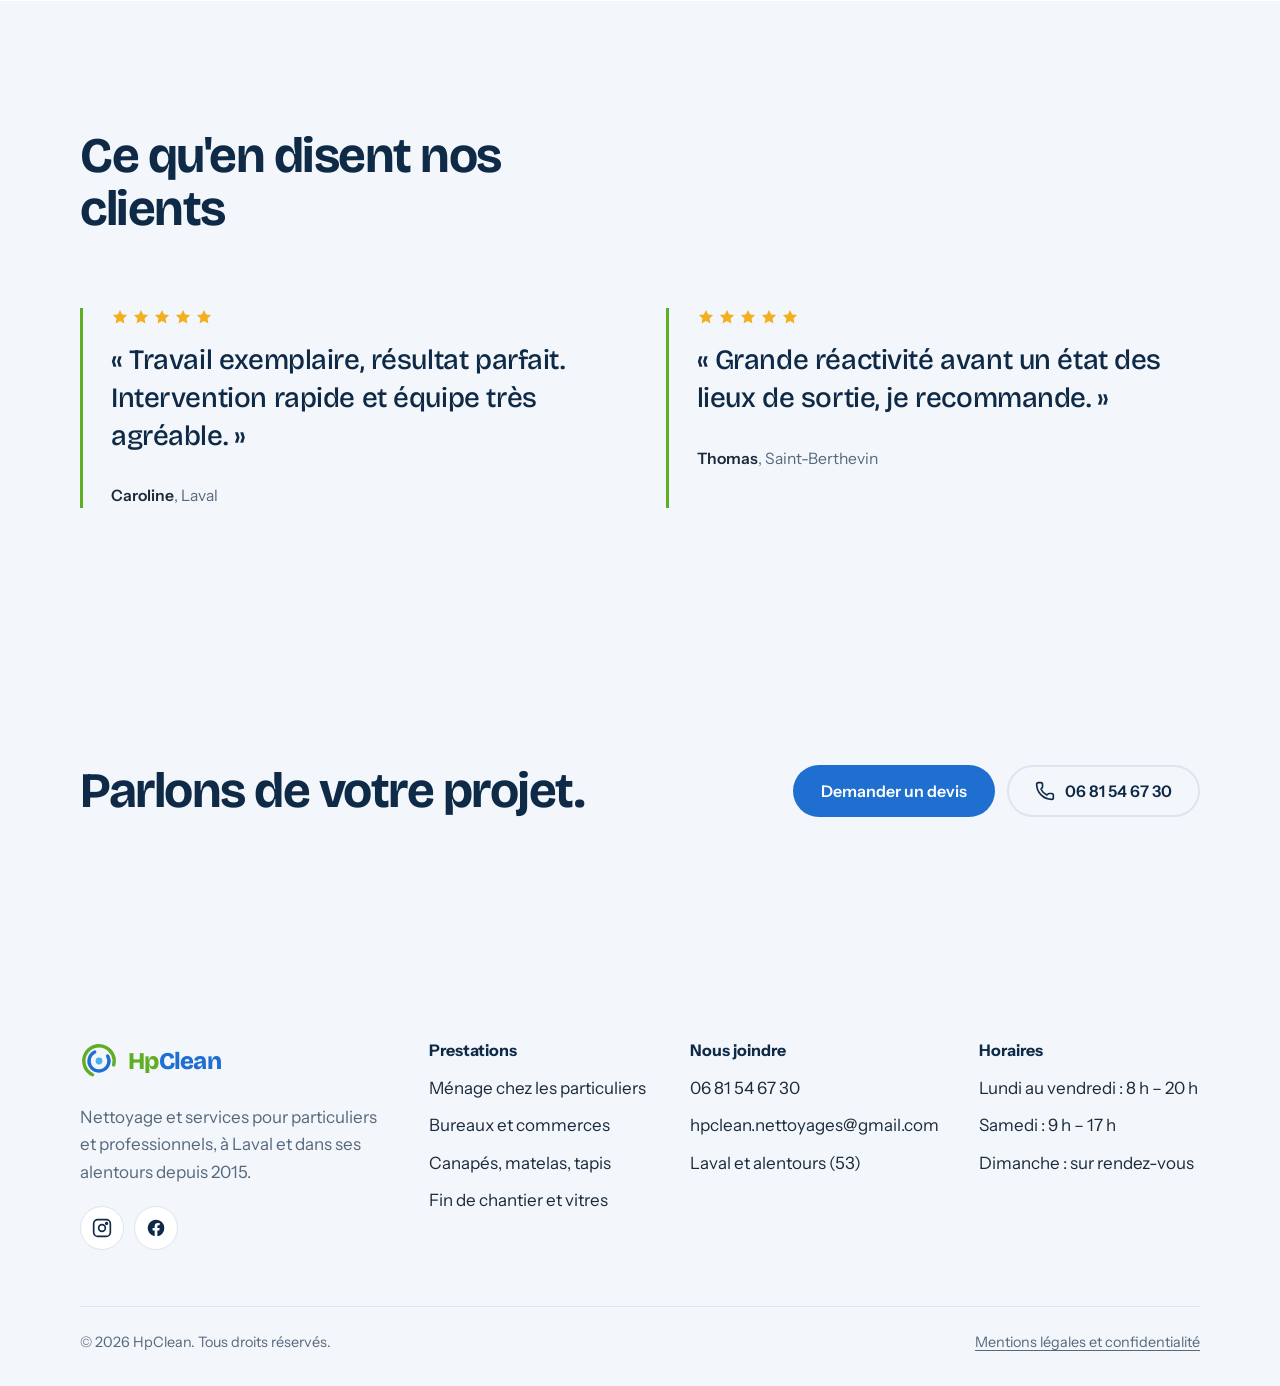
<file: apropos.html>
<!DOCTYPE html>
<html lang="fr">
<head>
<meta charset="utf-8">
<meta name="viewport" content="width=device-width, initial-scale=1, viewport-fit=cover">
<title>À propos de HpClean – entreprise de nettoyage à Laval depuis 2015</title>
<meta name="description" content="HpClean, entreprise de nettoyage installée à Laval depuis 2015 : plus de 2 500 interventions, prix transparents, produits responsables et équipe assurée.">
<link rel="canonical" href="https://hpclean.fr/apropos.html">
<meta name="theme-color" content="#0e2a47">
<link rel="icon" href="assets/img/favicon.svg" type="image/svg+xml">
<link rel="apple-touch-icon" href="assets/img/apple-touch-icon.png">
<meta property="og:type" content="website">
<meta property="og:site_name" content="HpClean">
<meta property="og:locale" content="fr_FR">
<meta property="og:title" content="À propos de HpClean – entreprise de nettoyage à Laval depuis 2015">
<meta property="og:description" content="HpClean, entreprise de nettoyage installée à Laval depuis 2015 : plus de 2 500 interventions, prix transparents, produits responsables et équipe assurée.">
<meta property="og:url" content="https://hpclean.fr/apropos.html">
<meta property="og:image" content="https://hpclean.fr/assets/img/og-image.jpg">
<meta name="twitter:card" content="summary_large_image">
<link rel="preload" href="assets/fonts/bricolage-grotesque.woff2" as="font" type="font/woff2" crossorigin>
<link rel="preload" href="assets/fonts/instrument-sans.woff2" as="font" type="font/woff2" crossorigin>
<link rel="stylesheet" href="assets/css/style.css">
<script type="application/ld+json">{"@context": "https://schema.org", "@type": "LocalBusiness", "additionalType": "https://schema.org/HomeAndConstructionBusiness", "name": "HpClean", "description": "Entreprise de nettoyage à Laval : ménage chez les particuliers, bureaux et commerces, nettoyage textile, fin de chantier et vitres.", "url": "https://hpclean.fr/", "@id": "https://hpclean.fr/#entreprise", "logo": "https://hpclean.fr/assets/img/favicon.svg", "image": "https://hpclean.fr/assets/img/og-image.jpg", "telephone": "+33681546730", "email": "hpclean.nettoyages@gmail.com", "priceRange": "€€", "foundingDate": "2015", "address": {"@type": "PostalAddress", "streetAddress": "9 impasse des Blanchisseuses", "addressLocality": "Laval", "postalCode": "53000", "addressRegion": "Pays de la Loire", "addressCountry": "FR"}, "geo": {"@type": "GeoCoordinates", "latitude": 48.0706, "longitude": -0.7734}, "areaServed": [{"@type": "City", "name": "Laval"}, {"@type": "City", "name": "Saint-Berthevin"}, {"@type": "City", "name": "Changé"}, {"@type": "City", "name": "Bonchamp-lès-Laval"}, {"@type": "City", "name": "L'Huisserie"}, {"@type": "City", "name": "Louverné"}, {"@type": "City", "name": "Entrammes"}, {"@type": "City", "name": "Mayenne (département)"}], "openingHoursSpecification": [{"@type": "OpeningHoursSpecification", "dayOfWeek": ["Monday", "Tuesday", "Wednesday", "Thursday", "Friday"], "opens": "08:00", "closes": "20:00"}, {"@type": "OpeningHoursSpecification", "dayOfWeek": "Saturday", "opens": "09:00", "closes": "17:00"}], "sameAs": ["https://www.instagram.com/hpclen.nettoyage/", "https://www.facebook.com/profile.php?id=61566828704608"]}</script>
<script type="application/ld+json">{"@context": "https://schema.org", "@type": "BreadcrumbList", "itemListElement": [{"@type": "ListItem", "position": 1, "name": "Accueil", "item": "https://hpclean.fr/"}, {"@type": "ListItem", "position": 2, "name": "À propos", "item": "https://hpclean.fr/apropos.html"}]}</script>
</head>
<body>
<a class="skip-link" href="#contenu">Aller au contenu</a>
<header class="site-header">
  <div class="wrap header-inner">
    <a class="brand" href="index.html" aria-label="HpClean, retour à l'accueil"><svg viewBox="0 0 40 40" aria-hidden="true"><circle cx="20" cy="20" r="16" fill="none" stroke="#5fae24" stroke-width="3.6" stroke-linecap="round" stroke-dasharray="72 101" transform="rotate(115 20 20)"/><circle cx="20" cy="20" r="10.5" fill="none" stroke="#1f6fd1" stroke-width="3.6" stroke-linecap="round" stroke-dasharray="50 66" transform="rotate(-30 20 20)"/><circle cx="20" cy="20" r="3.6" fill="#52aee6"/></svg><span class="brand-name"><span class="hp">Hp</span><span class="clean">Clean</span></span></a>
    <nav class="main-nav" id="main-nav" aria-label="Navigation principale">
      <ul>
<li><a href="index.html">Accueil</a></li>
<li><a href="services.html">Services</a></li>
<li><a href="nettoyage-textile.html">Nettoyage textile</a></li>
<li><a href="apropos.html" aria-current="page">À propos</a></li>
<li><a href="contact.html">Contact</a></li>
      </ul>
      <div class="nav-mobile-cta">
        <a class="btn btn-primary" href="contact.html">Demander un devis</a>
        <a class="btn btn-ghost" href="tel:+33681546730"><svg xmlns="http://www.w3.org/2000/svg" viewBox="0 0 24 24" fill="none" stroke="currentColor" stroke-width="2" stroke-linecap="round" stroke-linejoin="round" aria-hidden="true"><path d="M13.8 16.6a1 1 0 0 0 1.2-.3l.4-.5A2 2 0 0 1 17 15h3a2 2 0 0 1 2 2v3a2 2 0 0 1-2 2A18 18 0 0 1 2 4a2 2 0 0 1 2-2h3a2 2 0 0 1 2 2v3a2 2 0 0 1-.8 1.6l-.5.4a1 1 0 0 0-.3 1.2 14 14 0 0 0 6.4 6.4"/></svg>Appeler le 06 81 54 67 30</a>
      </div>
    </nav>
    <div class="header-actions">
      <a class="header-phone" href="tel:+33681546730">06 81 54 67 30</a>
      <a class="btn btn-primary" href="contact.html">Devis gratuit</a>
    </div>
    <button class="menu-toggle" type="button" aria-expanded="false" aria-controls="main-nav" aria-label="Ouvrir le menu"><span></span></button>
  </div>
</header>
<main id="contenu">

<section class="page-hero">
  <div class="wrap">
    <nav class="breadcrumb" aria-label="Fil d'Ariane"><a href="index.html">Accueil</a> / <span aria-current="page">À propos</span></nav>
    <h1>Une entreprise lavalloise, sérieuse et engagée</h1>
    <p class="lead">HpClean, c'est une équipe locale qui connaît ses clients par leur prénom.</p>
  </div>
</section>

<section class="section section-mist">
  <div class="wrap story">
    <p class="big">Installés à Laval depuis 2015, nous avons un seul objectif : un nettoyage haut de gamme, à un prix clair.</p>
    <div>
      <p>En dix ans, nous avons réalisé plus de 2 500 interventions chez des particuliers et des entreprises de la région. Appartements, maisons, bureaux, commerces, chantiers : chaque lieu a ses contraintes, et nous prenons le temps de les comprendre avant de commencer.</p>
      <p>Nous garantissons un nettoyage en profondeur, le respect des surfaces fragiles et une désinfection adaptée. Chaque client reçoit un compte rendu de fin d'intervention avec photos avant et après.</p>
    </div>
  </div>
</section>

<section class="section">
  <div class="wrap">
    <div class="section-head"><h2>Ce qui nous guide</h2></div>
    <ul class="values">
      <li><h3>Transparence</h3><p>Un devis clair, un prix fixe, aucune surprise sur la facture.</p></li>
      <li><h3>Responsabilité</h3><p>Des produits respectueux de votre santé et un tri systématique des déchets.</p></li>
      <li><h3>Professionnalisme</h3><p>Une équipe formée chaque année aux bonnes techniques et au bon matériel.</p></li>
      <li><h3>Confiance</h3><p>Une assurance responsabilité civile professionnelle pour chaque intervention.</p></li>
    </ul>
  </div>
</section>

<section class="section section-mist">
  <div class="wrap">
    <div class="section-head"><h2>Ce qu'en disent nos clients</h2></div>
    <div class="quotes">
<figure class="quote"><div class="stars" role="img" aria-label="5 étoiles sur 5"><svg viewBox="0 0 24 24" fill="currentColor" aria-hidden="true"><path d="M12 2.5l2.9 6 6.6.9-4.8 4.6 1.2 6.5L12 17.4l-5.9 3.1 1.2-6.5L2.5 9.4l6.6-.9z"/></svg><svg viewBox="0 0 24 24" fill="currentColor" aria-hidden="true"><path d="M12 2.5l2.9 6 6.6.9-4.8 4.6 1.2 6.5L12 17.4l-5.9 3.1 1.2-6.5L2.5 9.4l6.6-.9z"/></svg><svg viewBox="0 0 24 24" fill="currentColor" aria-hidden="true"><path d="M12 2.5l2.9 6 6.6.9-4.8 4.6 1.2 6.5L12 17.4l-5.9 3.1 1.2-6.5L2.5 9.4l6.6-.9z"/></svg><svg viewBox="0 0 24 24" fill="currentColor" aria-hidden="true"><path d="M12 2.5l2.9 6 6.6.9-4.8 4.6 1.2 6.5L12 17.4l-5.9 3.1 1.2-6.5L2.5 9.4l6.6-.9z"/></svg><svg viewBox="0 0 24 24" fill="currentColor" aria-hidden="true"><path d="M12 2.5l2.9 6 6.6.9-4.8 4.6 1.2 6.5L12 17.4l-5.9 3.1 1.2-6.5L2.5 9.4l6.6-.9z"/></svg></div><blockquote><p>« Travail exemplaire, résultat parfait. Intervention rapide et équipe très agréable. »</p></blockquote><figcaption><strong>Caroline</strong>, Laval</figcaption></figure>
<figure class="quote"><div class="stars" role="img" aria-label="5 étoiles sur 5"><svg viewBox="0 0 24 24" fill="currentColor" aria-hidden="true"><path d="M12 2.5l2.9 6 6.6.9-4.8 4.6 1.2 6.5L12 17.4l-5.9 3.1 1.2-6.5L2.5 9.4l6.6-.9z"/></svg><svg viewBox="0 0 24 24" fill="currentColor" aria-hidden="true"><path d="M12 2.5l2.9 6 6.6.9-4.8 4.6 1.2 6.5L12 17.4l-5.9 3.1 1.2-6.5L2.5 9.4l6.6-.9z"/></svg><svg viewBox="0 0 24 24" fill="currentColor" aria-hidden="true"><path d="M12 2.5l2.9 6 6.6.9-4.8 4.6 1.2 6.5L12 17.4l-5.9 3.1 1.2-6.5L2.5 9.4l6.6-.9z"/></svg><svg viewBox="0 0 24 24" fill="currentColor" aria-hidden="true"><path d="M12 2.5l2.9 6 6.6.9-4.8 4.6 1.2 6.5L12 17.4l-5.9 3.1 1.2-6.5L2.5 9.4l6.6-.9z"/></svg><svg viewBox="0 0 24 24" fill="currentColor" aria-hidden="true"><path d="M12 2.5l2.9 6 6.6.9-4.8 4.6 1.2 6.5L12 17.4l-5.9 3.1 1.2-6.5L2.5 9.4l6.6-.9z"/></svg></div><blockquote><p>« Grande réactivité avant un état des lieux de sortie, je recommande. »</p></blockquote><figcaption><strong>Thomas</strong>, Saint-Berthevin</figcaption></figure>
    </div>
  </div>
</section>
<section class="section section-mist">
  <div class="wrap cta-band">
    <h2>Parlons de votre projet.</h2>
    <div class="actions">
      <a class="btn btn-primary" href="contact.html">Demander un devis</a>
      <a class="btn btn-ghost" href="tel:+33681546730"><svg xmlns="http://www.w3.org/2000/svg" viewBox="0 0 24 24" fill="none" stroke="currentColor" stroke-width="2" stroke-linecap="round" stroke-linejoin="round" aria-hidden="true"><path d="M13.8 16.6a1 1 0 0 0 1.2-.3l.4-.5A2 2 0 0 1 17 15h3a2 2 0 0 1 2 2v3a2 2 0 0 1-2 2A18 18 0 0 1 2 4a2 2 0 0 1 2-2h3a2 2 0 0 1 2 2v3a2 2 0 0 1-.8 1.6l-.5.4a1 1 0 0 0-.3 1.2 14 14 0 0 0 6.4 6.4"/></svg>06 81 54 67 30</a>
    </div>
  </div>
</section>
</main>
<footer class="site-footer">
  <div class="wrap">
    <div class="footer-grid">
      <div class="footer-about">
        <a class="brand" href="index.html" aria-label="HpClean, accueil"><svg viewBox="0 0 40 40" aria-hidden="true"><circle cx="20" cy="20" r="16" fill="none" stroke="#5fae24" stroke-width="3.6" stroke-linecap="round" stroke-dasharray="72 101" transform="rotate(115 20 20)"/><circle cx="20" cy="20" r="10.5" fill="none" stroke="#1f6fd1" stroke-width="3.6" stroke-linecap="round" stroke-dasharray="50 66" transform="rotate(-30 20 20)"/><circle cx="20" cy="20" r="3.6" fill="#52aee6"/></svg><span class="brand-name"><span class="hp">Hp</span><span class="clean">Clean</span></span></a>
        <p>Nettoyage et services pour particuliers et professionnels, à Laval et dans ses alentours depuis 2015.</p>
        <div class="socials">
          <a href="https://www.instagram.com/hpclen.nettoyage/" target="_blank" rel="noopener" aria-label="HpClean sur Instagram"><svg viewBox="0 0 24 24" fill="none" stroke="currentColor" stroke-width="2" aria-hidden="true"><rect x="2" y="2" width="20" height="20" rx="5"/><circle cx="12" cy="12" r="4"/><circle cx="17.5" cy="6.5" r="1" fill="currentColor"/></svg></a>
          <a href="https://www.facebook.com/profile.php?id=61566828704608" target="_blank" rel="noopener" aria-label="HpClean sur Facebook"><svg viewBox="0 0 24 24" fill="currentColor" aria-hidden="true"><path d="M22 12a10 10 0 1 0-11.6 9.9v-7H7.9V12h2.5V9.8c0-2.5 1.5-3.9 3.8-3.9 1.1 0 2.2.2 2.2.2v2.5h-1.2c-1.2 0-1.6.8-1.6 1.6V12h2.8l-.4 2.9h-2.3v7A10 10 0 0 0 22 12"/></svg></a>
        </div>
      </div>
      <div>
        <h2>Prestations</h2>
        <ul>
          <li><a href="services.html#particuliers">Ménage chez les particuliers</a></li>
          <li><a href="services.html#professionnels">Bureaux et commerces</a></li>
          <li><a href="nettoyage-textile.html">Canapés, matelas, tapis</a></li>
          <li><a href="services.html#specialise">Fin de chantier et vitres</a></li>
        </ul>
      </div>
      <div>
        <h2>Nous joindre</h2>
        <ul>
          <li><a href="tel:+33681546730">06 81 54 67 30</a></li>
          <li><a href="mailto:hpclean.nettoyages@gmail.com">hpclean.nettoyages@gmail.com</a></li>
          <li>Laval et alentours (53)</li>
        </ul>
      </div>
      <div>
        <h2>Horaires</h2>
        <ul>
          <li>Lundi au vendredi : 8&nbsp;h&nbsp;–&nbsp;20&nbsp;h</li>
          <li>Samedi : 9&nbsp;h&nbsp;–&nbsp;17&nbsp;h</li>
          <li>Dimanche : sur rendez-vous</li>
        </ul>
      </div>
    </div>
    <div class="footer-bottom">
      <span>© <span data-year>2026</span> HpClean. Tous droits réservés.</span>
      <span><a href="mentions-legales.html">Mentions légales et confidentialité</a></span>
    </div>
  </div>
</footer>
<div class="mobile-bar">
  <a class="btn btn-ghost" href="tel:+33681546730"><svg xmlns="http://www.w3.org/2000/svg" viewBox="0 0 24 24" fill="none" stroke="currentColor" stroke-width="2" stroke-linecap="round" stroke-linejoin="round" aria-hidden="true"><path d="M13.8 16.6a1 1 0 0 0 1.2-.3l.4-.5A2 2 0 0 1 17 15h3a2 2 0 0 1 2 2v3a2 2 0 0 1-2 2A18 18 0 0 1 2 4a2 2 0 0 1 2-2h3a2 2 0 0 1 2 2v3a2 2 0 0 1-.8 1.6l-.5.4a1 1 0 0 0-.3 1.2 14 14 0 0 0 6.4 6.4"/></svg>Appeler</a>
  <a class="btn btn-primary" href="contact.html">Devis gratuit</a>
</div>
<script src="assets/js/main.js" defer></script>
</body>
</html>
</file>
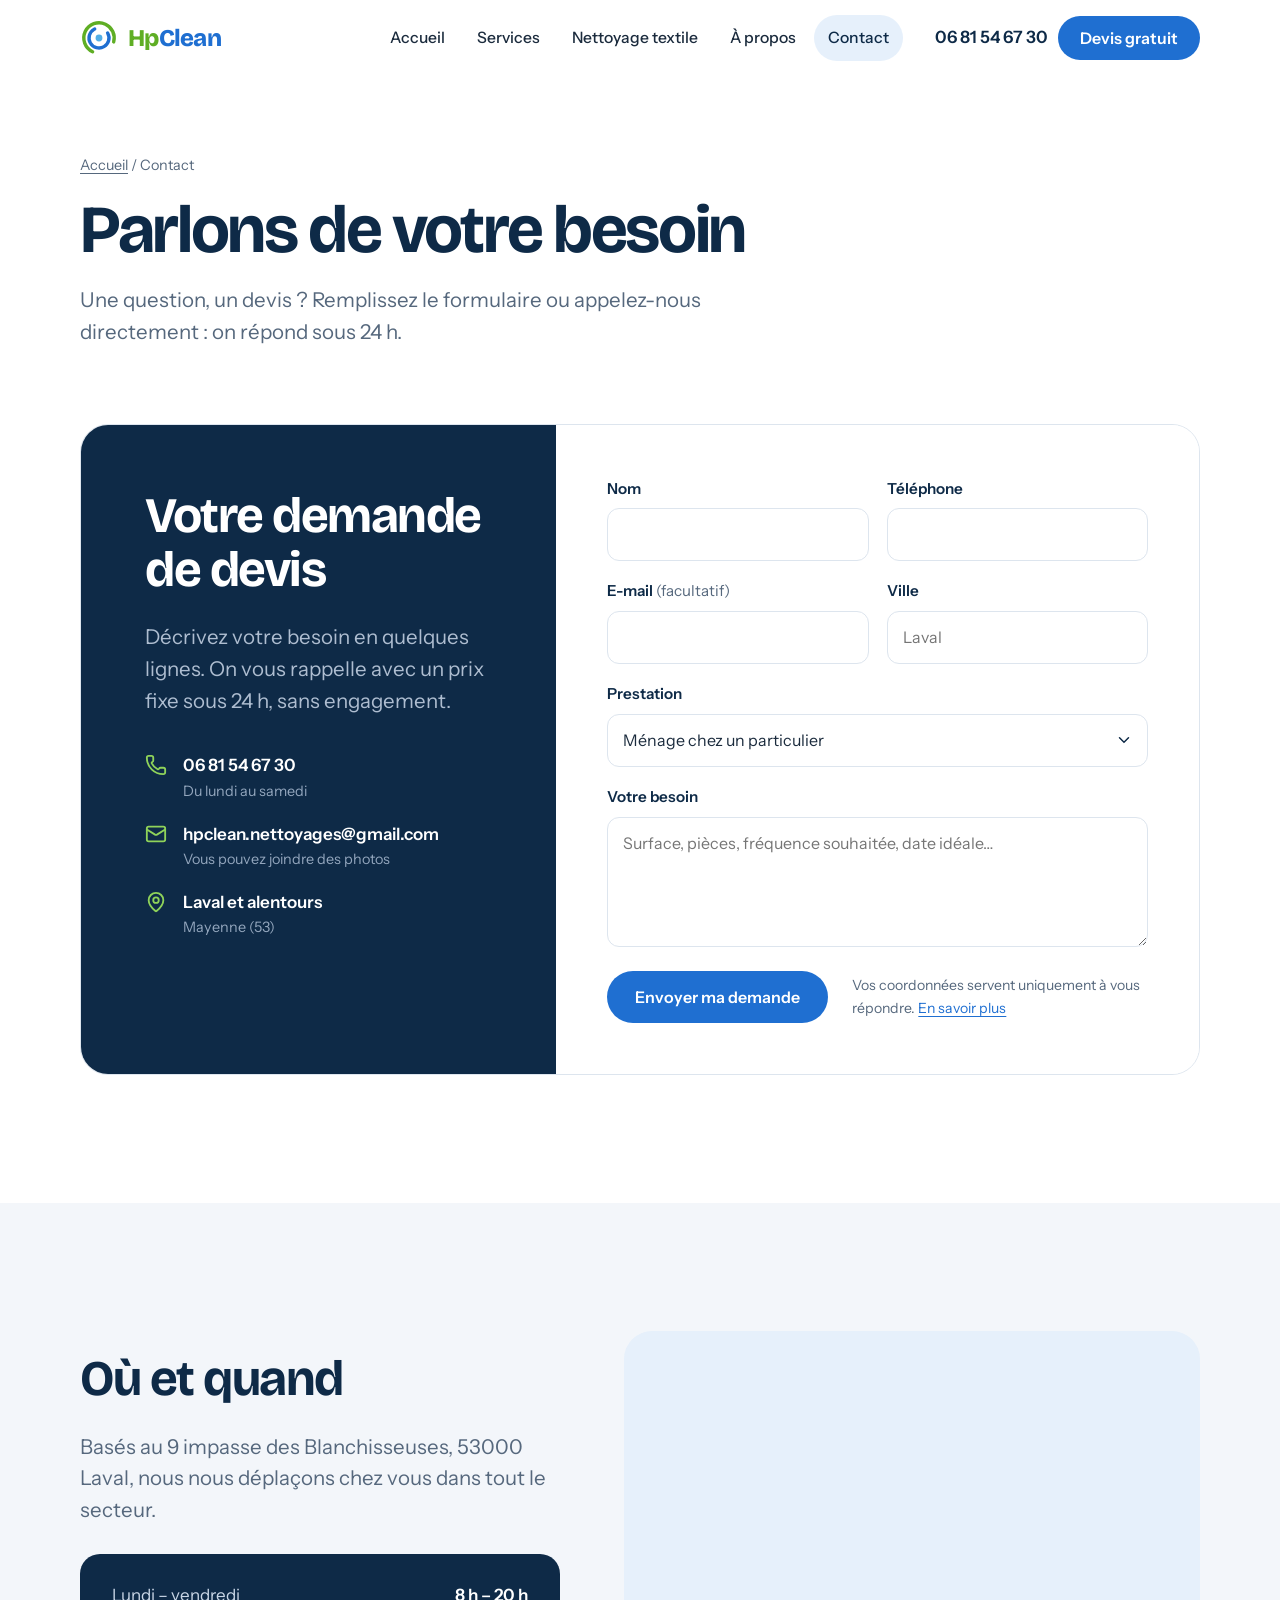
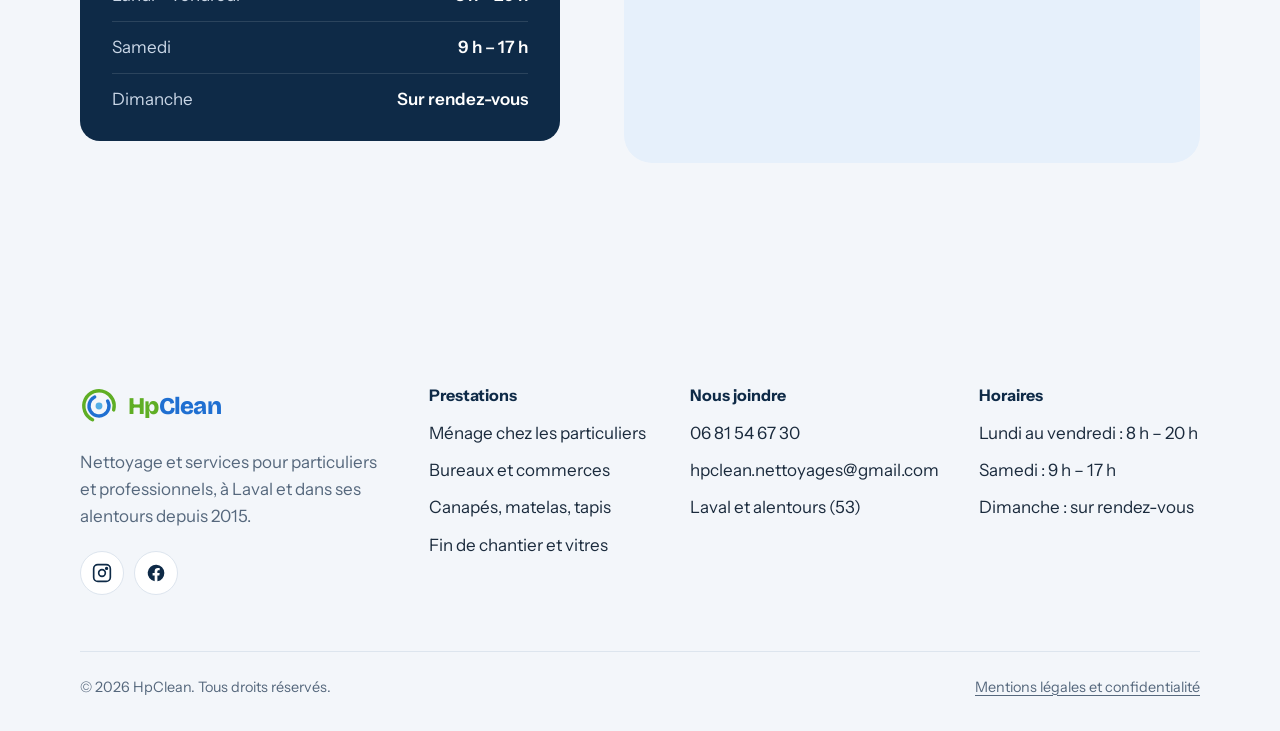
<file: contact.html>
<!DOCTYPE html>
<html lang="fr">
<head>
<meta charset="utf-8">
<meta name="viewport" content="width=device-width, initial-scale=1, viewport-fit=cover">
<title>Contact et devis gratuit – HpClean, nettoyage à Laval</title>
<meta name="description" content="Demandez votre devis de nettoyage gratuit à Laval : formulaire, téléphone 06 81 54 67 30 ou e-mail. Réponse sous 24 h.">
<link rel="canonical" href="https://hpclean.fr/contact.html">
<meta name="theme-color" content="#0e2a47">
<link rel="icon" href="assets/img/favicon.svg" type="image/svg+xml">
<link rel="apple-touch-icon" href="assets/img/apple-touch-icon.png">
<meta property="og:type" content="website">
<meta property="og:site_name" content="HpClean">
<meta property="og:locale" content="fr_FR">
<meta property="og:title" content="Contact et devis gratuit – HpClean, nettoyage à Laval">
<meta property="og:description" content="Demandez votre devis de nettoyage gratuit à Laval : formulaire, téléphone 06 81 54 67 30 ou e-mail. Réponse sous 24 h.">
<meta property="og:url" content="https://hpclean.fr/contact.html">
<meta property="og:image" content="https://hpclean.fr/assets/img/og-image.jpg">
<meta name="twitter:card" content="summary_large_image">
<link rel="preload" href="assets/fonts/bricolage-grotesque.woff2" as="font" type="font/woff2" crossorigin>
<link rel="preload" href="assets/fonts/instrument-sans.woff2" as="font" type="font/woff2" crossorigin>
<link rel="stylesheet" href="assets/css/style.css">
<script type="application/ld+json">{"@context": "https://schema.org", "@type": "LocalBusiness", "additionalType": "https://schema.org/HomeAndConstructionBusiness", "name": "HpClean", "description": "Entreprise de nettoyage à Laval : ménage chez les particuliers, bureaux et commerces, nettoyage textile, fin de chantier et vitres.", "url": "https://hpclean.fr/", "@id": "https://hpclean.fr/#entreprise", "logo": "https://hpclean.fr/assets/img/favicon.svg", "image": "https://hpclean.fr/assets/img/og-image.jpg", "telephone": "+33681546730", "email": "hpclean.nettoyages@gmail.com", "priceRange": "€€", "foundingDate": "2015", "address": {"@type": "PostalAddress", "streetAddress": "9 impasse des Blanchisseuses", "addressLocality": "Laval", "postalCode": "53000", "addressRegion": "Pays de la Loire", "addressCountry": "FR"}, "geo": {"@type": "GeoCoordinates", "latitude": 48.0706, "longitude": -0.7734}, "areaServed": [{"@type": "City", "name": "Laval"}, {"@type": "City", "name": "Saint-Berthevin"}, {"@type": "City", "name": "Changé"}, {"@type": "City", "name": "Bonchamp-lès-Laval"}, {"@type": "City", "name": "L'Huisserie"}, {"@type": "City", "name": "Louverné"}, {"@type": "City", "name": "Entrammes"}, {"@type": "City", "name": "Mayenne (département)"}], "openingHoursSpecification": [{"@type": "OpeningHoursSpecification", "dayOfWeek": ["Monday", "Tuesday", "Wednesday", "Thursday", "Friday"], "opens": "08:00", "closes": "20:00"}, {"@type": "OpeningHoursSpecification", "dayOfWeek": "Saturday", "opens": "09:00", "closes": "17:00"}], "sameAs": ["https://www.instagram.com/hpclen.nettoyage/", "https://www.facebook.com/profile.php?id=61566828704608"]}</script>
<script type="application/ld+json">{"@context": "https://schema.org", "@type": "BreadcrumbList", "itemListElement": [{"@type": "ListItem", "position": 1, "name": "Accueil", "item": "https://hpclean.fr/"}, {"@type": "ListItem", "position": 2, "name": "Contact", "item": "https://hpclean.fr/contact.html"}]}</script>
</head>
<body>
<a class="skip-link" href="#contenu">Aller au contenu</a>
<header class="site-header">
  <div class="wrap header-inner">
    <a class="brand" href="index.html" aria-label="HpClean, retour à l'accueil"><svg viewBox="0 0 40 40" aria-hidden="true"><circle cx="20" cy="20" r="16" fill="none" stroke="#5fae24" stroke-width="3.6" stroke-linecap="round" stroke-dasharray="72 101" transform="rotate(115 20 20)"/><circle cx="20" cy="20" r="10.5" fill="none" stroke="#1f6fd1" stroke-width="3.6" stroke-linecap="round" stroke-dasharray="50 66" transform="rotate(-30 20 20)"/><circle cx="20" cy="20" r="3.6" fill="#52aee6"/></svg><span class="brand-name"><span class="hp">Hp</span><span class="clean">Clean</span></span></a>
    <nav class="main-nav" id="main-nav" aria-label="Navigation principale">
      <ul>
<li><a href="index.html">Accueil</a></li>
<li><a href="services.html">Services</a></li>
<li><a href="nettoyage-textile.html">Nettoyage textile</a></li>
<li><a href="apropos.html">À propos</a></li>
<li><a href="contact.html" aria-current="page">Contact</a></li>
      </ul>
      <div class="nav-mobile-cta">
        <a class="btn btn-primary" href="contact.html">Demander un devis</a>
        <a class="btn btn-ghost" href="tel:+33681546730"><svg xmlns="http://www.w3.org/2000/svg" viewBox="0 0 24 24" fill="none" stroke="currentColor" stroke-width="2" stroke-linecap="round" stroke-linejoin="round" aria-hidden="true"><path d="M13.8 16.6a1 1 0 0 0 1.2-.3l.4-.5A2 2 0 0 1 17 15h3a2 2 0 0 1 2 2v3a2 2 0 0 1-2 2A18 18 0 0 1 2 4a2 2 0 0 1 2-2h3a2 2 0 0 1 2 2v3a2 2 0 0 1-.8 1.6l-.5.4a1 1 0 0 0-.3 1.2 14 14 0 0 0 6.4 6.4"/></svg>Appeler le 06 81 54 67 30</a>
      </div>
    </nav>
    <div class="header-actions">
      <a class="header-phone" href="tel:+33681546730">06 81 54 67 30</a>
      <a class="btn btn-primary" href="contact.html">Devis gratuit</a>
    </div>
    <button class="menu-toggle" type="button" aria-expanded="false" aria-controls="main-nav" aria-label="Ouvrir le menu"><span></span></button>
  </div>
</header>
<main id="contenu">

<section class="page-hero">
  <div class="wrap">
    <nav class="breadcrumb" aria-label="Fil d'Ariane"><a href="index.html">Accueil</a> / <span aria-current="page">Contact</span></nav>
    <h1>Parlons de votre besoin</h1>
    <p class="lead">Une question, un devis ? Remplissez le formulaire ou appelez-nous directement : on répond sous 24 h.</p>
  </div>
</section>

<section class="section" style="padding-top:0">
  <div class="wrap">
    <div class="quote-panel" id="devis">
  <div class="quote-intro">
    <h2>Votre demande de devis</h2>
    <p class="lead">Décrivez votre besoin en quelques lignes. On vous rappelle avec un prix fixe sous 24 h, sans engagement.</p>
    <ul class="contact-lines">
      <li><svg xmlns="http://www.w3.org/2000/svg" viewBox="0 0 24 24" fill="none" stroke="currentColor" stroke-width="2" stroke-linecap="round" stroke-linejoin="round" aria-hidden="true"><path d="M13.8 16.6a1 1 0 0 0 1.2-.3l.4-.5A2 2 0 0 1 17 15h3a2 2 0 0 1 2 2v3a2 2 0 0 1-2 2A18 18 0 0 1 2 4a2 2 0 0 1 2-2h3a2 2 0 0 1 2 2v3a2 2 0 0 1-.8 1.6l-.5.4a1 1 0 0 0-.3 1.2 14 14 0 0 0 6.4 6.4"/></svg><div><a href="tel:+33681546730">06 81 54 67 30</a><small>Du lundi au samedi</small></div></li>
      <li><svg xmlns="http://www.w3.org/2000/svg" viewBox="0 0 24 24" fill="none" stroke="currentColor" stroke-width="2" stroke-linecap="round" stroke-linejoin="round" aria-hidden="true"><rect x="2" y="4" width="20" height="16" rx="2"/><path d="m22 7-9 5.7a2 2 0 0 1-2 0L2 7"/></svg><div><a href="mailto:hpclean.nettoyages@gmail.com">hpclean.nettoyages@gmail.com</a><small>Vous pouvez joindre des photos</small></div></li>
      <li><svg xmlns="http://www.w3.org/2000/svg" viewBox="0 0 24 24" fill="none" stroke="currentColor" stroke-width="2" stroke-linecap="round" stroke-linejoin="round" aria-hidden="true"><path d="M20 10c0 5-5.5 10.2-7.4 11.8a1 1 0 0 1-1.2 0C9.5 20.2 4 15 4 10a8 8 0 0 1 16 0"/><circle cx="12" cy="10" r="3"/></svg><div><span style="color:#fff;font-weight:600">Laval et alentours</span><small>Mayenne (53)</small></div></li>
    </ul>
  </div>
  <form class="form-card" data-quote-form novalidate>
    <div class="form-grid">
      <div class="field"><label for="f-nom">Nom</label><input id="f-nom" name="nom" autocomplete="name" required></div>
      <div class="field"><label for="f-tel">Téléphone</label><input id="f-tel" name="telephone" type="tel" autocomplete="tel" inputmode="tel" required></div>
      <div class="field"><label for="f-email">E-mail <span class="opt">(facultatif)</span></label><input id="f-email" name="email" type="email" autocomplete="email"></div>
      <div class="field"><label for="f-ville">Ville</label><input id="f-ville" name="ville" autocomplete="address-level2" placeholder="Laval"></div>
      <div class="field full"><label for="f-presta">Prestation</label><select id="f-presta" name="prestation"><option value="menage">Ménage chez un particulier</option>
<option value="demenagement">Nettoyage avant ou après déménagement</option>
<option value="textile">Canapé, matelas, tapis ou fauteuil</option>
<option value="bureaux">Bureaux ou local commercial</option>
<option value="chantier">Fin de chantier, remise en état</option>
<option value="vitres">Vitres, façade ou terrasse</option>
<option value="autre">Autre demande</option></select></div>
      <div class="field full"><label for="f-msg">Votre besoin</label><textarea id="f-msg" name="message" required placeholder="Surface, pièces, fréquence souhaitée, date idéale…"></textarea></div>
    </div>
    <div class="form-foot">
      <button class="btn btn-primary" type="submit">Envoyer ma demande</button>
      <p>Vos coordonnées servent uniquement à vous répondre. <a href="mentions-legales.html#donnees">En savoir plus</a></p>
    </div>
    <p class="form-status" role="status" aria-live="polite"></p>
  </form>
</div>
  </div>
</section>

<section class="section section-mist">
  <div class="wrap zone-grid">
    <div>
      <h2>Où et quand</h2>
      <p class="lead">Basés au 9 impasse des Blanchisseuses, 53000 Laval, nous nous déplaçons chez vous dans tout le secteur.</p>
      <div class="hours-card">
        <ul class="hours">
          <li><span>Lundi – vendredi</span><span>8 h – 20 h</span></li>
          <li><span>Samedi</span><span>9 h – 17 h</span></li>
          <li><span>Dimanche</span><span>Sur rendez-vous</span></li>
        </ul>
      </div>
    </div>
    <div class="map"><iframe title="Carte de la zone d'intervention autour de Laval" loading="lazy" referrerpolicy="no-referrer-when-downgrade" src="https://maps.google.com/maps?q=Laval%2053000&amp;z=11&amp;output=embed"></iframe></div>
  </div>
</section>
</main>
<footer class="site-footer">
  <div class="wrap">
    <div class="footer-grid">
      <div class="footer-about">
        <a class="brand" href="index.html" aria-label="HpClean, accueil"><svg viewBox="0 0 40 40" aria-hidden="true"><circle cx="20" cy="20" r="16" fill="none" stroke="#5fae24" stroke-width="3.6" stroke-linecap="round" stroke-dasharray="72 101" transform="rotate(115 20 20)"/><circle cx="20" cy="20" r="10.5" fill="none" stroke="#1f6fd1" stroke-width="3.6" stroke-linecap="round" stroke-dasharray="50 66" transform="rotate(-30 20 20)"/><circle cx="20" cy="20" r="3.6" fill="#52aee6"/></svg><span class="brand-name"><span class="hp">Hp</span><span class="clean">Clean</span></span></a>
        <p>Nettoyage et services pour particuliers et professionnels, à Laval et dans ses alentours depuis 2015.</p>
        <div class="socials">
          <a href="https://www.instagram.com/hpclen.nettoyage/" target="_blank" rel="noopener" aria-label="HpClean sur Instagram"><svg viewBox="0 0 24 24" fill="none" stroke="currentColor" stroke-width="2" aria-hidden="true"><rect x="2" y="2" width="20" height="20" rx="5"/><circle cx="12" cy="12" r="4"/><circle cx="17.5" cy="6.5" r="1" fill="currentColor"/></svg></a>
          <a href="https://www.facebook.com/profile.php?id=61566828704608" target="_blank" rel="noopener" aria-label="HpClean sur Facebook"><svg viewBox="0 0 24 24" fill="currentColor" aria-hidden="true"><path d="M22 12a10 10 0 1 0-11.6 9.9v-7H7.9V12h2.5V9.8c0-2.5 1.5-3.9 3.8-3.9 1.1 0 2.2.2 2.2.2v2.5h-1.2c-1.2 0-1.6.8-1.6 1.6V12h2.8l-.4 2.9h-2.3v7A10 10 0 0 0 22 12"/></svg></a>
        </div>
      </div>
      <div>
        <h2>Prestations</h2>
        <ul>
          <li><a href="services.html#particuliers">Ménage chez les particuliers</a></li>
          <li><a href="services.html#professionnels">Bureaux et commerces</a></li>
          <li><a href="nettoyage-textile.html">Canapés, matelas, tapis</a></li>
          <li><a href="services.html#specialise">Fin de chantier et vitres</a></li>
        </ul>
      </div>
      <div>
        <h2>Nous joindre</h2>
        <ul>
          <li><a href="tel:+33681546730">06 81 54 67 30</a></li>
          <li><a href="mailto:hpclean.nettoyages@gmail.com">hpclean.nettoyages@gmail.com</a></li>
          <li>Laval et alentours (53)</li>
        </ul>
      </div>
      <div>
        <h2>Horaires</h2>
        <ul>
          <li>Lundi au vendredi : 8&nbsp;h&nbsp;–&nbsp;20&nbsp;h</li>
          <li>Samedi : 9&nbsp;h&nbsp;–&nbsp;17&nbsp;h</li>
          <li>Dimanche : sur rendez-vous</li>
        </ul>
      </div>
    </div>
    <div class="footer-bottom">
      <span>© <span data-year>2026</span> HpClean. Tous droits réservés.</span>
      <span><a href="mentions-legales.html">Mentions légales et confidentialité</a></span>
    </div>
  </div>
</footer>
<div class="mobile-bar">
  <a class="btn btn-ghost" href="tel:+33681546730"><svg xmlns="http://www.w3.org/2000/svg" viewBox="0 0 24 24" fill="none" stroke="currentColor" stroke-width="2" stroke-linecap="round" stroke-linejoin="round" aria-hidden="true"><path d="M13.8 16.6a1 1 0 0 0 1.2-.3l.4-.5A2 2 0 0 1 17 15h3a2 2 0 0 1 2 2v3a2 2 0 0 1-2 2A18 18 0 0 1 2 4a2 2 0 0 1 2-2h3a2 2 0 0 1 2 2v3a2 2 0 0 1-.8 1.6l-.5.4a1 1 0 0 0-.3 1.2 14 14 0 0 0 6.4 6.4"/></svg>Appeler</a>
  <a class="btn btn-primary" href="contact.html">Devis gratuit</a>
</div>
<script src="assets/js/main.js" defer></script>
</body>
</html>
</file>
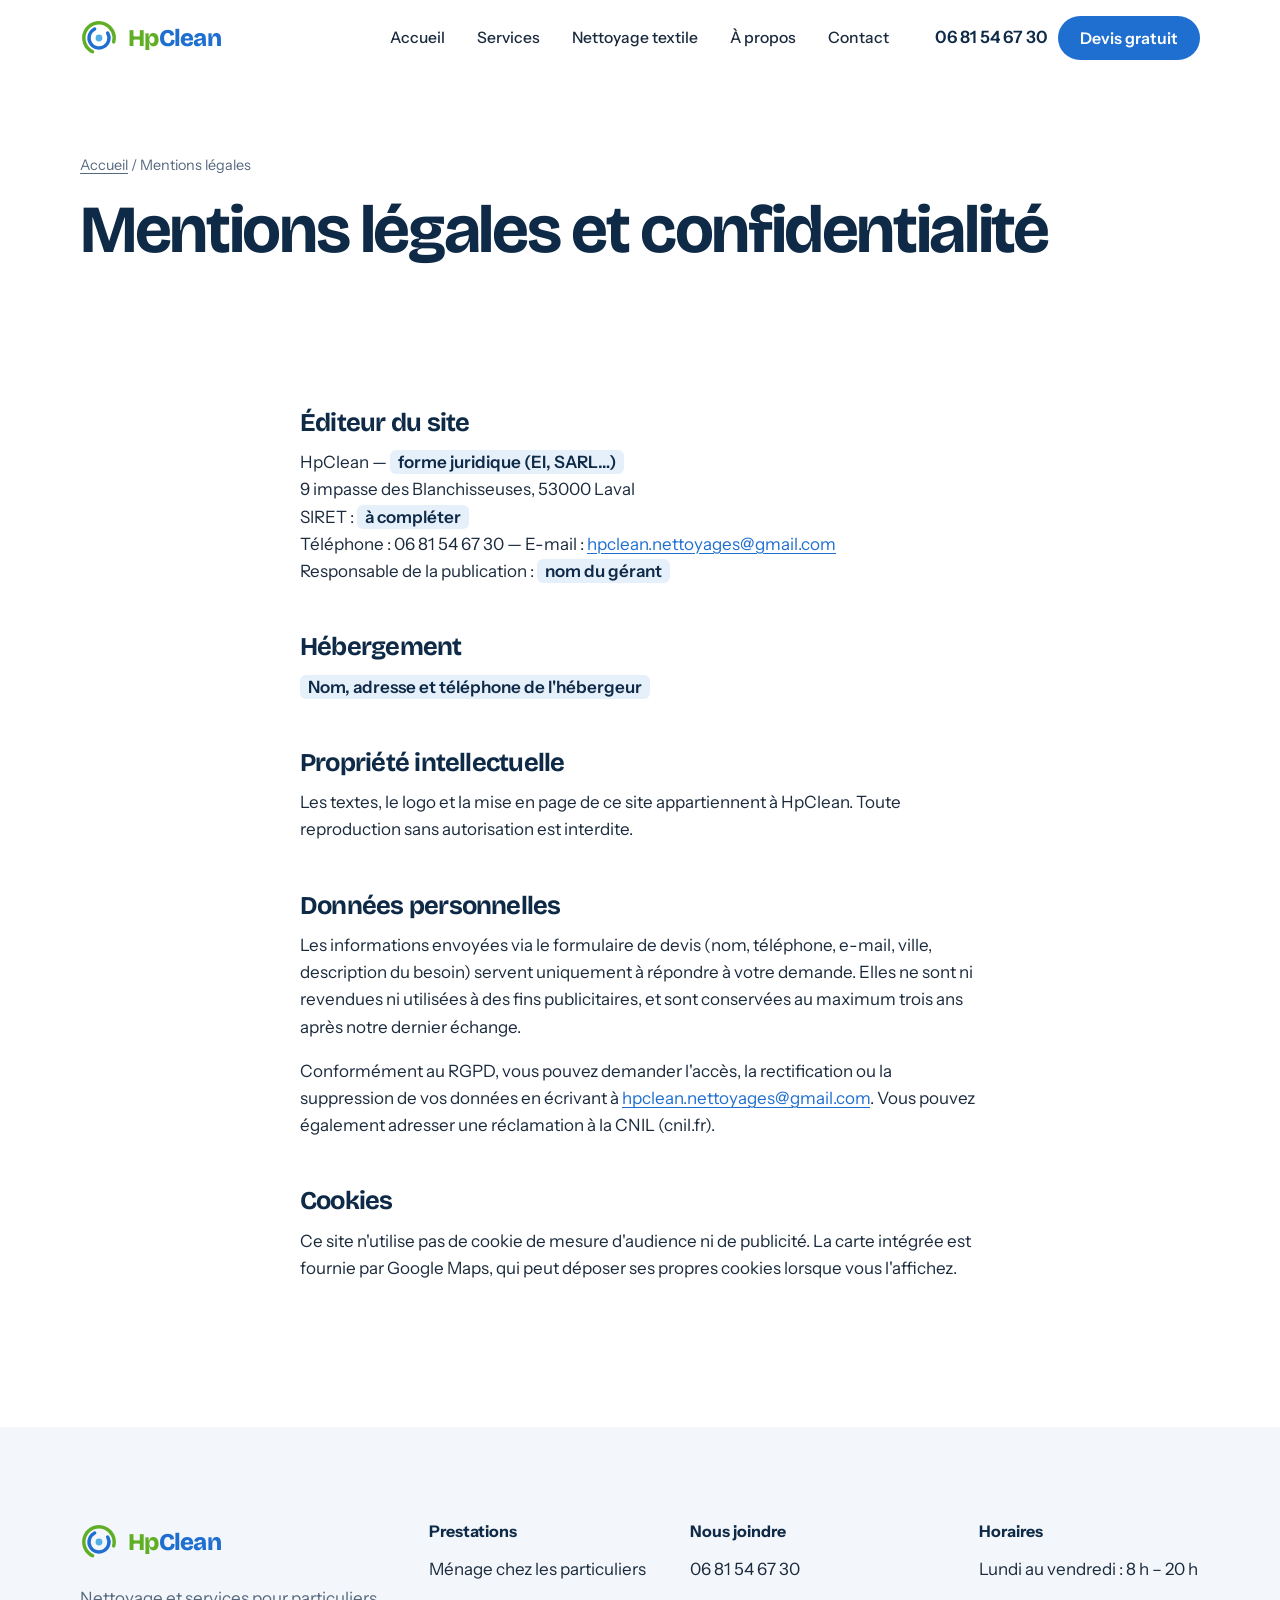
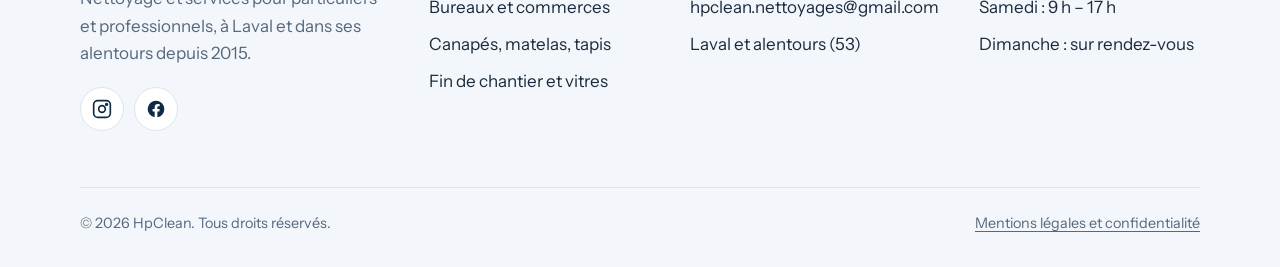
<file: mentions-legales.html>
<!DOCTYPE html>
<html lang="fr">
<head>
<meta charset="utf-8">
<meta name="robots" content="noindex, follow">
<meta name="viewport" content="width=device-width, initial-scale=1, viewport-fit=cover">
<title>Mentions légales – HpClean</title>
<meta name="description" content="Mentions légales et politique de confidentialité du site HpClean, entreprise de nettoyage à Laval.">
<link rel="canonical" href="https://hpclean.fr/mentions-legales.html">
<meta name="theme-color" content="#0e2a47">
<link rel="icon" href="assets/img/favicon.svg" type="image/svg+xml">
<link rel="apple-touch-icon" href="assets/img/apple-touch-icon.png">
<meta property="og:type" content="website">
<meta property="og:site_name" content="HpClean">
<meta property="og:locale" content="fr_FR">
<meta property="og:title" content="Mentions légales – HpClean">
<meta property="og:description" content="Mentions légales et politique de confidentialité du site HpClean, entreprise de nettoyage à Laval.">
<meta property="og:url" content="https://hpclean.fr/mentions-legales.html">
<meta property="og:image" content="https://hpclean.fr/assets/img/og-image.jpg">
<meta name="twitter:card" content="summary_large_image">
<link rel="preload" href="assets/fonts/bricolage-grotesque.woff2" as="font" type="font/woff2" crossorigin>
<link rel="preload" href="assets/fonts/instrument-sans.woff2" as="font" type="font/woff2" crossorigin>
<link rel="stylesheet" href="assets/css/style.css">
<script type="application/ld+json">{"@context": "https://schema.org", "@type": "LocalBusiness", "additionalType": "https://schema.org/HomeAndConstructionBusiness", "name": "HpClean", "description": "Entreprise de nettoyage à Laval : ménage chez les particuliers, bureaux et commerces, nettoyage textile, fin de chantier et vitres.", "url": "https://hpclean.fr/", "@id": "https://hpclean.fr/#entreprise", "logo": "https://hpclean.fr/assets/img/favicon.svg", "image": "https://hpclean.fr/assets/img/og-image.jpg", "telephone": "+33681546730", "email": "hpclean.nettoyages@gmail.com", "priceRange": "€€", "foundingDate": "2015", "address": {"@type": "PostalAddress", "streetAddress": "9 impasse des Blanchisseuses", "addressLocality": "Laval", "postalCode": "53000", "addressRegion": "Pays de la Loire", "addressCountry": "FR"}, "geo": {"@type": "GeoCoordinates", "latitude": 48.0706, "longitude": -0.7734}, "areaServed": [{"@type": "City", "name": "Laval"}, {"@type": "City", "name": "Saint-Berthevin"}, {"@type": "City", "name": "Changé"}, {"@type": "City", "name": "Bonchamp-lès-Laval"}, {"@type": "City", "name": "L'Huisserie"}, {"@type": "City", "name": "Louverné"}, {"@type": "City", "name": "Entrammes"}, {"@type": "City", "name": "Mayenne (département)"}], "openingHoursSpecification": [{"@type": "OpeningHoursSpecification", "dayOfWeek": ["Monday", "Tuesday", "Wednesday", "Thursday", "Friday"], "opens": "08:00", "closes": "20:00"}, {"@type": "OpeningHoursSpecification", "dayOfWeek": "Saturday", "opens": "09:00", "closes": "17:00"}], "sameAs": ["https://www.instagram.com/hpclen.nettoyage/", "https://www.facebook.com/profile.php?id=61566828704608"]}</script>
</head>
<body>
<a class="skip-link" href="#contenu">Aller au contenu</a>
<header class="site-header">
  <div class="wrap header-inner">
    <a class="brand" href="index.html" aria-label="HpClean, retour à l'accueil"><svg viewBox="0 0 40 40" aria-hidden="true"><circle cx="20" cy="20" r="16" fill="none" stroke="#5fae24" stroke-width="3.6" stroke-linecap="round" stroke-dasharray="72 101" transform="rotate(115 20 20)"/><circle cx="20" cy="20" r="10.5" fill="none" stroke="#1f6fd1" stroke-width="3.6" stroke-linecap="round" stroke-dasharray="50 66" transform="rotate(-30 20 20)"/><circle cx="20" cy="20" r="3.6" fill="#52aee6"/></svg><span class="brand-name"><span class="hp">Hp</span><span class="clean">Clean</span></span></a>
    <nav class="main-nav" id="main-nav" aria-label="Navigation principale">
      <ul>
<li><a href="index.html">Accueil</a></li>
<li><a href="services.html">Services</a></li>
<li><a href="nettoyage-textile.html">Nettoyage textile</a></li>
<li><a href="apropos.html">À propos</a></li>
<li><a href="contact.html">Contact</a></li>
      </ul>
      <div class="nav-mobile-cta">
        <a class="btn btn-primary" href="contact.html">Demander un devis</a>
        <a class="btn btn-ghost" href="tel:+33681546730"><svg xmlns="http://www.w3.org/2000/svg" viewBox="0 0 24 24" fill="none" stroke="currentColor" stroke-width="2" stroke-linecap="round" stroke-linejoin="round" aria-hidden="true"><path d="M13.8 16.6a1 1 0 0 0 1.2-.3l.4-.5A2 2 0 0 1 17 15h3a2 2 0 0 1 2 2v3a2 2 0 0 1-2 2A18 18 0 0 1 2 4a2 2 0 0 1 2-2h3a2 2 0 0 1 2 2v3a2 2 0 0 1-.8 1.6l-.5.4a1 1 0 0 0-.3 1.2 14 14 0 0 0 6.4 6.4"/></svg>Appeler le 06 81 54 67 30</a>
      </div>
    </nav>
    <div class="header-actions">
      <a class="header-phone" href="tel:+33681546730">06 81 54 67 30</a>
      <a class="btn btn-primary" href="contact.html">Devis gratuit</a>
    </div>
    <button class="menu-toggle" type="button" aria-expanded="false" aria-controls="main-nav" aria-label="Ouvrir le menu"><span></span></button>
  </div>
</header>
<main id="contenu">

<section class="page-hero">
  <div class="wrap">
    <nav class="breadcrumb" aria-label="Fil d'Ariane"><a href="index.html">Accueil</a> / <span aria-current="page">Mentions légales</span></nav>
    <h1>Mentions légales et confidentialité</h1>
  </div>
</section>
<section class="section" style="padding-top:0">
  <div class="wrap legal">
    <h2>Éditeur du site</h2>
    <p>HpClean — <span class="todo">forme juridique (EI, SARL…)</span><br>
    9 impasse des Blanchisseuses, 53000 Laval<br>
    SIRET : <span class="todo">à compléter</span><br>
    Téléphone : 06 81 54 67 30 — E-mail : <a href="mailto:hpclean.nettoyages@gmail.com">hpclean.nettoyages@gmail.com</a><br>
    Responsable de la publication : <span class="todo">nom du gérant</span></p>

    <h2>Hébergement</h2>
    <p><span class="todo">Nom, adresse et téléphone de l'hébergeur</span></p>

    <h2>Propriété intellectuelle</h2>
    <p>Les textes, le logo et la mise en page de ce site appartiennent à HpClean. Toute reproduction sans autorisation est interdite.</p>

    <h2 id="donnees">Données personnelles</h2>
    <p>Les informations envoyées via le formulaire de devis (nom, téléphone, e-mail, ville, description du besoin) servent uniquement à répondre à votre demande. Elles ne sont ni revendues ni utilisées à des fins publicitaires, et sont conservées au maximum trois ans après notre dernier échange.</p>
    <p>Conformément au RGPD, vous pouvez demander l'accès, la rectification ou la suppression de vos données en écrivant à <a href="mailto:hpclean.nettoyages@gmail.com">hpclean.nettoyages@gmail.com</a>. Vous pouvez également adresser une réclamation à la CNIL (cnil.fr).</p>

    <h2>Cookies</h2>
    <p>Ce site n'utilise pas de cookie de mesure d'audience ni de publicité. La carte intégrée est fournie par Google Maps, qui peut déposer ses propres cookies lorsque vous l'affichez.</p>
  </div>
</section>
</main>
<footer class="site-footer">
  <div class="wrap">
    <div class="footer-grid">
      <div class="footer-about">
        <a class="brand" href="index.html" aria-label="HpClean, accueil"><svg viewBox="0 0 40 40" aria-hidden="true"><circle cx="20" cy="20" r="16" fill="none" stroke="#5fae24" stroke-width="3.6" stroke-linecap="round" stroke-dasharray="72 101" transform="rotate(115 20 20)"/><circle cx="20" cy="20" r="10.5" fill="none" stroke="#1f6fd1" stroke-width="3.6" stroke-linecap="round" stroke-dasharray="50 66" transform="rotate(-30 20 20)"/><circle cx="20" cy="20" r="3.6" fill="#52aee6"/></svg><span class="brand-name"><span class="hp">Hp</span><span class="clean">Clean</span></span></a>
        <p>Nettoyage et services pour particuliers et professionnels, à Laval et dans ses alentours depuis 2015.</p>
        <div class="socials">
          <a href="https://www.instagram.com/hpclen.nettoyage/" target="_blank" rel="noopener" aria-label="HpClean sur Instagram"><svg viewBox="0 0 24 24" fill="none" stroke="currentColor" stroke-width="2" aria-hidden="true"><rect x="2" y="2" width="20" height="20" rx="5"/><circle cx="12" cy="12" r="4"/><circle cx="17.5" cy="6.5" r="1" fill="currentColor"/></svg></a>
          <a href="https://www.facebook.com/profile.php?id=61566828704608" target="_blank" rel="noopener" aria-label="HpClean sur Facebook"><svg viewBox="0 0 24 24" fill="currentColor" aria-hidden="true"><path d="M22 12a10 10 0 1 0-11.6 9.9v-7H7.9V12h2.5V9.8c0-2.5 1.5-3.9 3.8-3.9 1.1 0 2.2.2 2.2.2v2.5h-1.2c-1.2 0-1.6.8-1.6 1.6V12h2.8l-.4 2.9h-2.3v7A10 10 0 0 0 22 12"/></svg></a>
        </div>
      </div>
      <div>
        <h2>Prestations</h2>
        <ul>
          <li><a href="services.html#particuliers">Ménage chez les particuliers</a></li>
          <li><a href="services.html#professionnels">Bureaux et commerces</a></li>
          <li><a href="nettoyage-textile.html">Canapés, matelas, tapis</a></li>
          <li><a href="services.html#specialise">Fin de chantier et vitres</a></li>
        </ul>
      </div>
      <div>
        <h2>Nous joindre</h2>
        <ul>
          <li><a href="tel:+33681546730">06 81 54 67 30</a></li>
          <li><a href="mailto:hpclean.nettoyages@gmail.com">hpclean.nettoyages@gmail.com</a></li>
          <li>Laval et alentours (53)</li>
        </ul>
      </div>
      <div>
        <h2>Horaires</h2>
        <ul>
          <li>Lundi au vendredi : 8&nbsp;h&nbsp;–&nbsp;20&nbsp;h</li>
          <li>Samedi : 9&nbsp;h&nbsp;–&nbsp;17&nbsp;h</li>
          <li>Dimanche : sur rendez-vous</li>
        </ul>
      </div>
    </div>
    <div class="footer-bottom">
      <span>© <span data-year>2026</span> HpClean. Tous droits réservés.</span>
      <span><a href="mentions-legales.html">Mentions légales et confidentialité</a></span>
    </div>
  </div>
</footer>
<div class="mobile-bar">
  <a class="btn btn-ghost" href="tel:+33681546730"><svg xmlns="http://www.w3.org/2000/svg" viewBox="0 0 24 24" fill="none" stroke="currentColor" stroke-width="2" stroke-linecap="round" stroke-linejoin="round" aria-hidden="true"><path d="M13.8 16.6a1 1 0 0 0 1.2-.3l.4-.5A2 2 0 0 1 17 15h3a2 2 0 0 1 2 2v3a2 2 0 0 1-2 2A18 18 0 0 1 2 4a2 2 0 0 1 2-2h3a2 2 0 0 1 2 2v3a2 2 0 0 1-.8 1.6l-.5.4a1 1 0 0 0-.3 1.2 14 14 0 0 0 6.4 6.4"/></svg>Appeler</a>
  <a class="btn btn-primary" href="contact.html">Devis gratuit</a>
</div>
<script src="assets/js/main.js" defer></script>
</body>
</html>
</file>
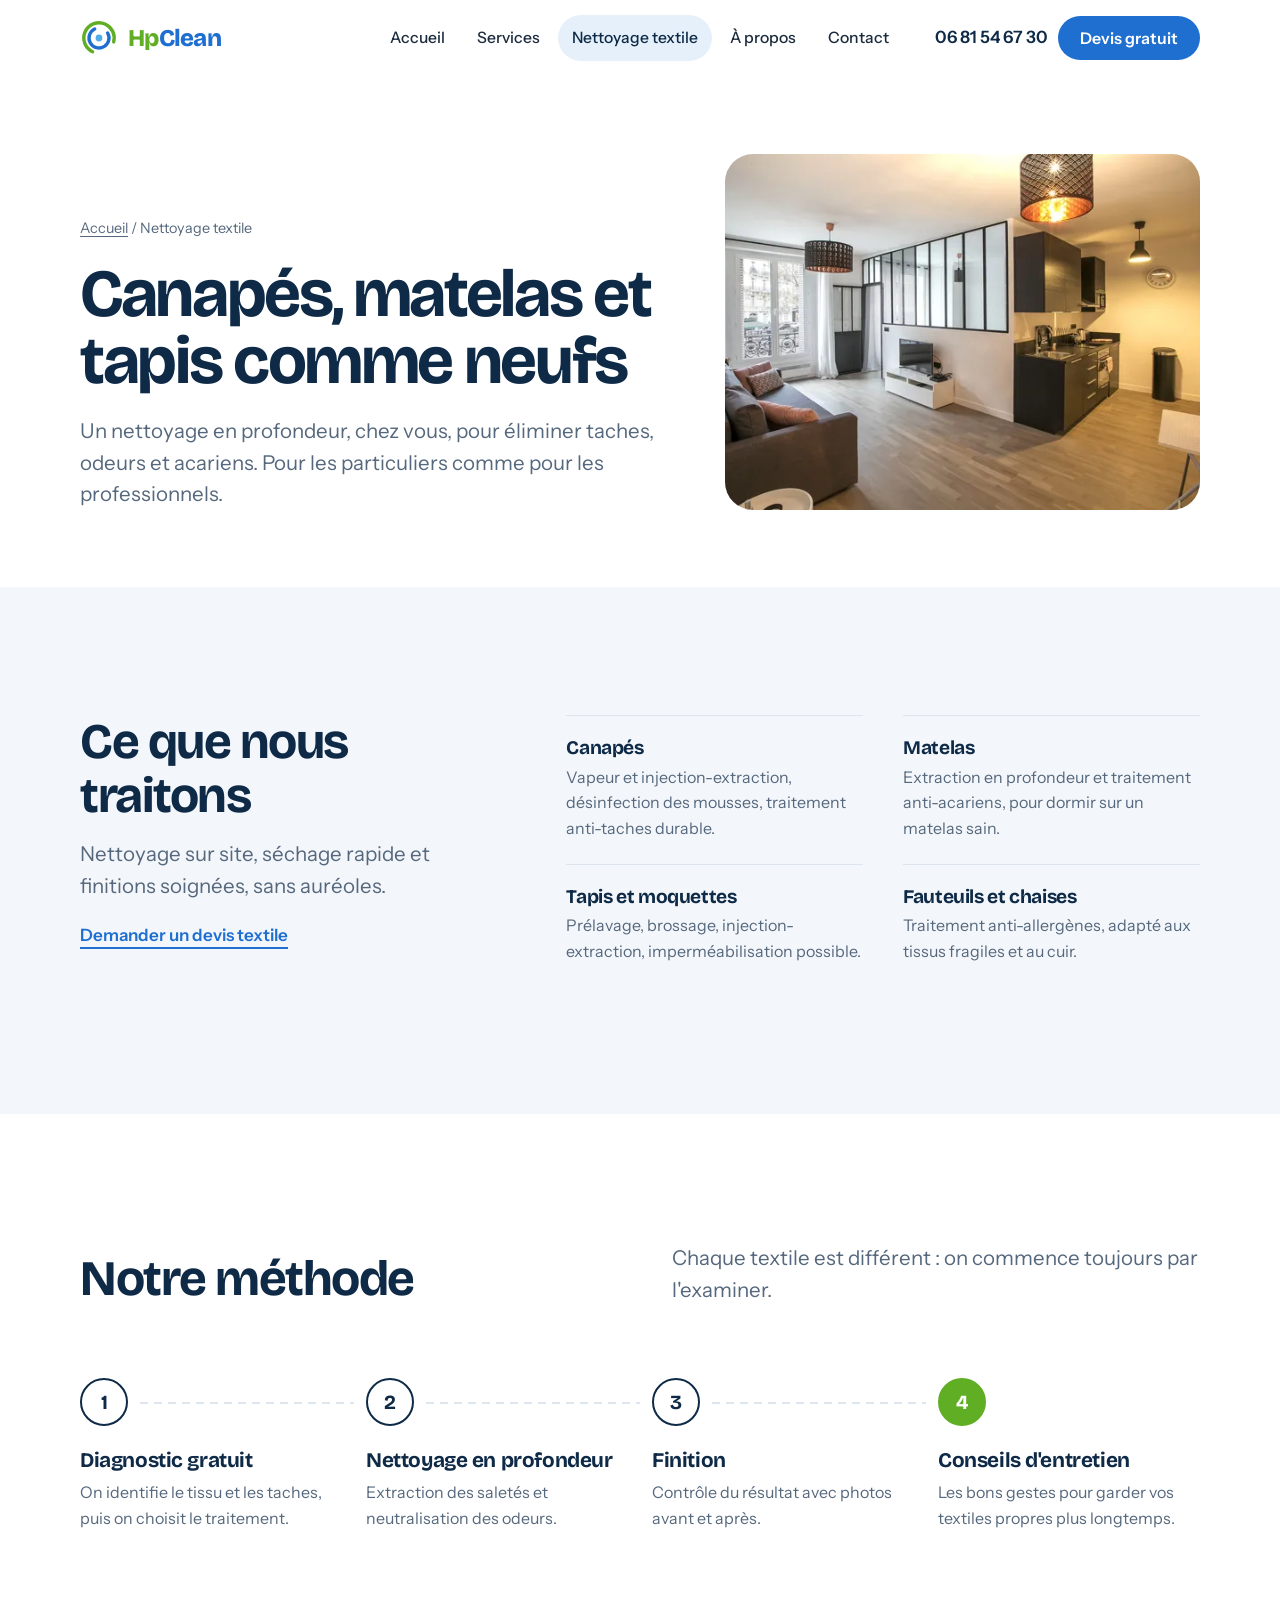
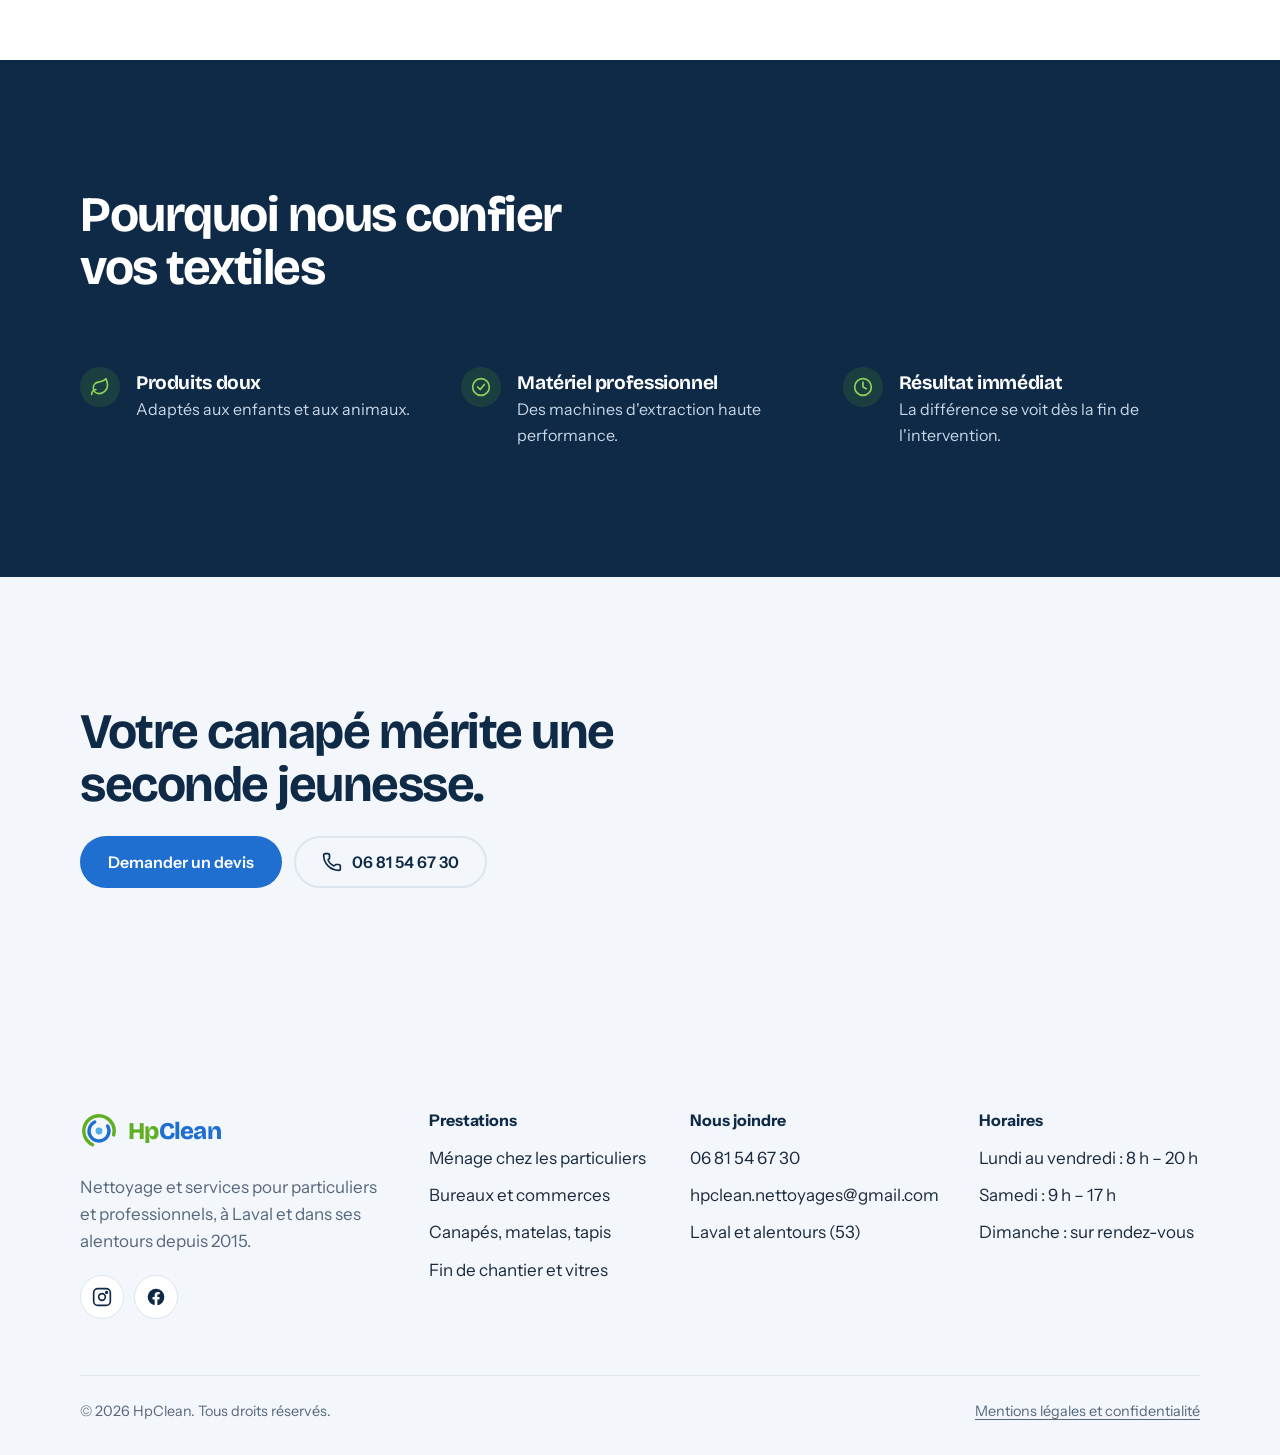
<file: nettoyage-textile.html>
<!DOCTYPE html>
<html lang="fr">
<head>
<meta charset="utf-8">
<meta name="viewport" content="width=device-width, initial-scale=1, viewport-fit=cover">
<title>Nettoyage de canapé, matelas et tapis à Laval | HpClean</title>
<meta name="description" content="Nettoyage textile à domicile à Laval : canapés, matelas, tapis, fauteuils. Injection-extraction, anti-acariens, produits adaptés aux enfants et animaux. Devis gratuit.">
<link rel="canonical" href="https://hpclean.fr/nettoyage-textile.html">
<meta name="theme-color" content="#0e2a47">
<link rel="icon" href="assets/img/favicon.svg" type="image/svg+xml">
<link rel="apple-touch-icon" href="assets/img/apple-touch-icon.png">
<meta property="og:type" content="website">
<meta property="og:site_name" content="HpClean">
<meta property="og:locale" content="fr_FR">
<meta property="og:title" content="Nettoyage de canapé, matelas et tapis à Laval | HpClean">
<meta property="og:description" content="Nettoyage textile à domicile à Laval : canapés, matelas, tapis, fauteuils. Injection-extraction, anti-acariens, produits adaptés aux enfants et animaux. Devis gratuit.">
<meta property="og:url" content="https://hpclean.fr/nettoyage-textile.html">
<meta property="og:image" content="https://hpclean.fr/assets/img/og-image.jpg">
<meta name="twitter:card" content="summary_large_image">
<link rel="preload" href="assets/fonts/bricolage-grotesque.woff2" as="font" type="font/woff2" crossorigin>
<link rel="preload" href="assets/fonts/instrument-sans.woff2" as="font" type="font/woff2" crossorigin>
<link rel="stylesheet" href="assets/css/style.css">
<script type="application/ld+json">{"@context": "https://schema.org", "@type": "LocalBusiness", "additionalType": "https://schema.org/HomeAndConstructionBusiness", "name": "HpClean", "description": "Entreprise de nettoyage à Laval : ménage chez les particuliers, bureaux et commerces, nettoyage textile, fin de chantier et vitres.", "url": "https://hpclean.fr/", "@id": "https://hpclean.fr/#entreprise", "logo": "https://hpclean.fr/assets/img/favicon.svg", "image": "https://hpclean.fr/assets/img/og-image.jpg", "telephone": "+33681546730", "email": "hpclean.nettoyages@gmail.com", "priceRange": "€€", "foundingDate": "2015", "address": {"@type": "PostalAddress", "streetAddress": "9 impasse des Blanchisseuses", "addressLocality": "Laval", "postalCode": "53000", "addressRegion": "Pays de la Loire", "addressCountry": "FR"}, "geo": {"@type": "GeoCoordinates", "latitude": 48.0706, "longitude": -0.7734}, "areaServed": [{"@type": "City", "name": "Laval"}, {"@type": "City", "name": "Saint-Berthevin"}, {"@type": "City", "name": "Changé"}, {"@type": "City", "name": "Bonchamp-lès-Laval"}, {"@type": "City", "name": "L'Huisserie"}, {"@type": "City", "name": "Louverné"}, {"@type": "City", "name": "Entrammes"}, {"@type": "City", "name": "Mayenne (département)"}], "openingHoursSpecification": [{"@type": "OpeningHoursSpecification", "dayOfWeek": ["Monday", "Tuesday", "Wednesday", "Thursday", "Friday"], "opens": "08:00", "closes": "20:00"}, {"@type": "OpeningHoursSpecification", "dayOfWeek": "Saturday", "opens": "09:00", "closes": "17:00"}], "sameAs": ["https://www.instagram.com/hpclen.nettoyage/", "https://www.facebook.com/profile.php?id=61566828704608"]}</script>
<script type="application/ld+json">{"@context": "https://schema.org", "@type": "BreadcrumbList", "itemListElement": [{"@type": "ListItem", "position": 1, "name": "Accueil", "item": "https://hpclean.fr/"}, {"@type": "ListItem", "position": 2, "name": "Nettoyage textile", "item": "https://hpclean.fr/nettoyage-textile.html"}]}</script>
</head>
<body>
<a class="skip-link" href="#contenu">Aller au contenu</a>
<header class="site-header">
  <div class="wrap header-inner">
    <a class="brand" href="index.html" aria-label="HpClean, retour à l'accueil"><svg viewBox="0 0 40 40" aria-hidden="true"><circle cx="20" cy="20" r="16" fill="none" stroke="#5fae24" stroke-width="3.6" stroke-linecap="round" stroke-dasharray="72 101" transform="rotate(115 20 20)"/><circle cx="20" cy="20" r="10.5" fill="none" stroke="#1f6fd1" stroke-width="3.6" stroke-linecap="round" stroke-dasharray="50 66" transform="rotate(-30 20 20)"/><circle cx="20" cy="20" r="3.6" fill="#52aee6"/></svg><span class="brand-name"><span class="hp">Hp</span><span class="clean">Clean</span></span></a>
    <nav class="main-nav" id="main-nav" aria-label="Navigation principale">
      <ul>
<li><a href="index.html">Accueil</a></li>
<li><a href="services.html">Services</a></li>
<li><a href="nettoyage-textile.html" aria-current="page">Nettoyage textile</a></li>
<li><a href="apropos.html">À propos</a></li>
<li><a href="contact.html">Contact</a></li>
      </ul>
      <div class="nav-mobile-cta">
        <a class="btn btn-primary" href="contact.html">Demander un devis</a>
        <a class="btn btn-ghost" href="tel:+33681546730"><svg xmlns="http://www.w3.org/2000/svg" viewBox="0 0 24 24" fill="none" stroke="currentColor" stroke-width="2" stroke-linecap="round" stroke-linejoin="round" aria-hidden="true"><path d="M13.8 16.6a1 1 0 0 0 1.2-.3l.4-.5A2 2 0 0 1 17 15h3a2 2 0 0 1 2 2v3a2 2 0 0 1-2 2A18 18 0 0 1 2 4a2 2 0 0 1 2-2h3a2 2 0 0 1 2 2v3a2 2 0 0 1-.8 1.6l-.5.4a1 1 0 0 0-.3 1.2 14 14 0 0 0 6.4 6.4"/></svg>Appeler le 06 81 54 67 30</a>
      </div>
    </nav>
    <div class="header-actions">
      <a class="header-phone" href="tel:+33681546730">06 81 54 67 30</a>
      <a class="btn btn-primary" href="contact.html">Devis gratuit</a>
    </div>
    <button class="menu-toggle" type="button" aria-expanded="false" aria-controls="main-nav" aria-label="Ouvrir le menu"><span></span></button>
  </div>
</header>
<main id="contenu">

<section class="page-hero">
  <div class="wrap page-hero-grid">
    <div>
      <nav class="breadcrumb" aria-label="Fil d'Ariane"><a href="index.html">Accueil</a> / <span aria-current="page">Nettoyage textile</span></nav>
      <h1>Canapés, matelas et tapis comme neufs</h1>
      <p class="lead">Un nettoyage en profondeur, chez vous, pour éliminer taches, odeurs et acariens. Pour les particuliers comme pour les professionnels.</p>
    </div>
    <img src="assets/img/interieur-apres-600.webp" alt="Canapé propre dans un séjour lumineux" width="600" height="400">
  </div>
</section>

<section class="section section-mist">
  <div class="wrap">
    <div class="detail-block">
      <div class="sticky">
        <h2>Ce que nous traitons</h2>
        <p class="lead">Nettoyage sur site, séchage rapide et finitions soignées, sans auréoles.</p>
        <p><a class="text-link" href="contact.html?prestation=textile">Demander un devis textile</a></p>
      </div>
      <ul class="item-grid">
<li><h3>Canapés</h3><p>Vapeur et injection-extraction, désinfection des mousses, traitement anti-taches durable.</p></li>
<li><h3>Matelas</h3><p>Extraction en profondeur et traitement anti-acariens, pour dormir sur un matelas sain.</p></li>
<li><h3>Tapis et moquettes</h3><p>Prélavage, brossage, injection-extraction, imperméabilisation possible.</p></li>
<li><h3>Fauteuils et chaises</h3><p>Traitement anti-allergènes, adapté aux tissus fragiles et au cuir.</p></li>
      </ul>
    </div>
  </div>
</section>

<section class="section">
  <div class="wrap">
    <div class="section-head">
      <h2>Notre méthode</h2>
      <p class="lead">Chaque textile est différent : on commence toujours par l'examiner.</p>
    </div>
    <ol class="steps">
      <li><h3>Diagnostic gratuit</h3><p>On identifie le tissu et les taches, puis on choisit le traitement.</p></li>
      <li><h3>Nettoyage en profondeur</h3><p>Extraction des saletés et neutralisation des odeurs.</p></li>
      <li><h3>Finition</h3><p>Contrôle du résultat avec photos avant et après.</p></li>
      <li><h3>Conseils d'entretien</h3><p>Les bons gestes pour garder vos textiles propres plus longtemps.</p></li>
    </ol>
  </div>
</section>

<section class="section section-ink">
  <div class="wrap">
    <div class="section-head">
      <h2>Pourquoi nous confier vos textiles</h2>
    </div>
    <ul class="promise-list" style="grid-template-columns:repeat(auto-fit,minmax(260px,1fr));margin-top:0">
      <li><span class="icon"><svg xmlns="http://www.w3.org/2000/svg" viewBox="0 0 24 24" fill="none" stroke="currentColor" stroke-width="2" stroke-linecap="round" stroke-linejoin="round" aria-hidden="true"><path d="M11 20A7 7 0 0 1 9.8 6.1C15.5 5 17 4.5 19 2c1 2 2 4.2 2 8 0 5.5-4.8 10-10 10Z"/><path d="M2 21c0-3 1.9-5.4 5.1-6"/></svg></span><div><h3>Produits doux</h3><p>Adaptés aux enfants et aux animaux.</p></div></li>
      <li><span class="icon"><svg xmlns="http://www.w3.org/2000/svg" viewBox="0 0 24 24" fill="none" stroke="currentColor" stroke-width="2" stroke-linecap="round" stroke-linejoin="round" aria-hidden="true"><circle cx="12" cy="12" r="10"/><path d="m8 12 3 3 5-6"/></svg></span><div><h3>Matériel professionnel</h3><p>Des machines d'extraction haute performance.</p></div></li>
      <li><span class="icon"><svg xmlns="http://www.w3.org/2000/svg" viewBox="0 0 24 24" fill="none" stroke="currentColor" stroke-width="2" stroke-linecap="round" stroke-linejoin="round" aria-hidden="true"><circle cx="12" cy="12" r="10"/><path d="M12 6v6l4 2"/></svg></span><div><h3>Résultat immédiat</h3><p>La différence se voit dès la fin de l'intervention.</p></div></li>
    </ul>
  </div>
</section>
<section class="section section-mist">
  <div class="wrap cta-band">
    <h2>Votre canapé mérite une seconde jeunesse.</h2>
    <div class="actions">
      <a class="btn btn-primary" href="contact.html">Demander un devis</a>
      <a class="btn btn-ghost" href="tel:+33681546730"><svg xmlns="http://www.w3.org/2000/svg" viewBox="0 0 24 24" fill="none" stroke="currentColor" stroke-width="2" stroke-linecap="round" stroke-linejoin="round" aria-hidden="true"><path d="M13.8 16.6a1 1 0 0 0 1.2-.3l.4-.5A2 2 0 0 1 17 15h3a2 2 0 0 1 2 2v3a2 2 0 0 1-2 2A18 18 0 0 1 2 4a2 2 0 0 1 2-2h3a2 2 0 0 1 2 2v3a2 2 0 0 1-.8 1.6l-.5.4a1 1 0 0 0-.3 1.2 14 14 0 0 0 6.4 6.4"/></svg>06 81 54 67 30</a>
    </div>
  </div>
</section>
</main>
<footer class="site-footer">
  <div class="wrap">
    <div class="footer-grid">
      <div class="footer-about">
        <a class="brand" href="index.html" aria-label="HpClean, accueil"><svg viewBox="0 0 40 40" aria-hidden="true"><circle cx="20" cy="20" r="16" fill="none" stroke="#5fae24" stroke-width="3.6" stroke-linecap="round" stroke-dasharray="72 101" transform="rotate(115 20 20)"/><circle cx="20" cy="20" r="10.5" fill="none" stroke="#1f6fd1" stroke-width="3.6" stroke-linecap="round" stroke-dasharray="50 66" transform="rotate(-30 20 20)"/><circle cx="20" cy="20" r="3.6" fill="#52aee6"/></svg><span class="brand-name"><span class="hp">Hp</span><span class="clean">Clean</span></span></a>
        <p>Nettoyage et services pour particuliers et professionnels, à Laval et dans ses alentours depuis 2015.</p>
        <div class="socials">
          <a href="https://www.instagram.com/hpclen.nettoyage/" target="_blank" rel="noopener" aria-label="HpClean sur Instagram"><svg viewBox="0 0 24 24" fill="none" stroke="currentColor" stroke-width="2" aria-hidden="true"><rect x="2" y="2" width="20" height="20" rx="5"/><circle cx="12" cy="12" r="4"/><circle cx="17.5" cy="6.5" r="1" fill="currentColor"/></svg></a>
          <a href="https://www.facebook.com/profile.php?id=61566828704608" target="_blank" rel="noopener" aria-label="HpClean sur Facebook"><svg viewBox="0 0 24 24" fill="currentColor" aria-hidden="true"><path d="M22 12a10 10 0 1 0-11.6 9.9v-7H7.9V12h2.5V9.8c0-2.5 1.5-3.9 3.8-3.9 1.1 0 2.2.2 2.2.2v2.5h-1.2c-1.2 0-1.6.8-1.6 1.6V12h2.8l-.4 2.9h-2.3v7A10 10 0 0 0 22 12"/></svg></a>
        </div>
      </div>
      <div>
        <h2>Prestations</h2>
        <ul>
          <li><a href="services.html#particuliers">Ménage chez les particuliers</a></li>
          <li><a href="services.html#professionnels">Bureaux et commerces</a></li>
          <li><a href="nettoyage-textile.html">Canapés, matelas, tapis</a></li>
          <li><a href="services.html#specialise">Fin de chantier et vitres</a></li>
        </ul>
      </div>
      <div>
        <h2>Nous joindre</h2>
        <ul>
          <li><a href="tel:+33681546730">06 81 54 67 30</a></li>
          <li><a href="mailto:hpclean.nettoyages@gmail.com">hpclean.nettoyages@gmail.com</a></li>
          <li>Laval et alentours (53)</li>
        </ul>
      </div>
      <div>
        <h2>Horaires</h2>
        <ul>
          <li>Lundi au vendredi : 8&nbsp;h&nbsp;–&nbsp;20&nbsp;h</li>
          <li>Samedi : 9&nbsp;h&nbsp;–&nbsp;17&nbsp;h</li>
          <li>Dimanche : sur rendez-vous</li>
        </ul>
      </div>
    </div>
    <div class="footer-bottom">
      <span>© <span data-year>2026</span> HpClean. Tous droits réservés.</span>
      <span><a href="mentions-legales.html">Mentions légales et confidentialité</a></span>
    </div>
  </div>
</footer>
<div class="mobile-bar">
  <a class="btn btn-ghost" href="tel:+33681546730"><svg xmlns="http://www.w3.org/2000/svg" viewBox="0 0 24 24" fill="none" stroke="currentColor" stroke-width="2" stroke-linecap="round" stroke-linejoin="round" aria-hidden="true"><path d="M13.8 16.6a1 1 0 0 0 1.2-.3l.4-.5A2 2 0 0 1 17 15h3a2 2 0 0 1 2 2v3a2 2 0 0 1-2 2A18 18 0 0 1 2 4a2 2 0 0 1 2-2h3a2 2 0 0 1 2 2v3a2 2 0 0 1-.8 1.6l-.5.4a1 1 0 0 0-.3 1.2 14 14 0 0 0 6.4 6.4"/></svg>Appeler</a>
  <a class="btn btn-primary" href="contact.html">Devis gratuit</a>
</div>
<script src="assets/js/main.js" defer></script>
</body>
</html>
</file>
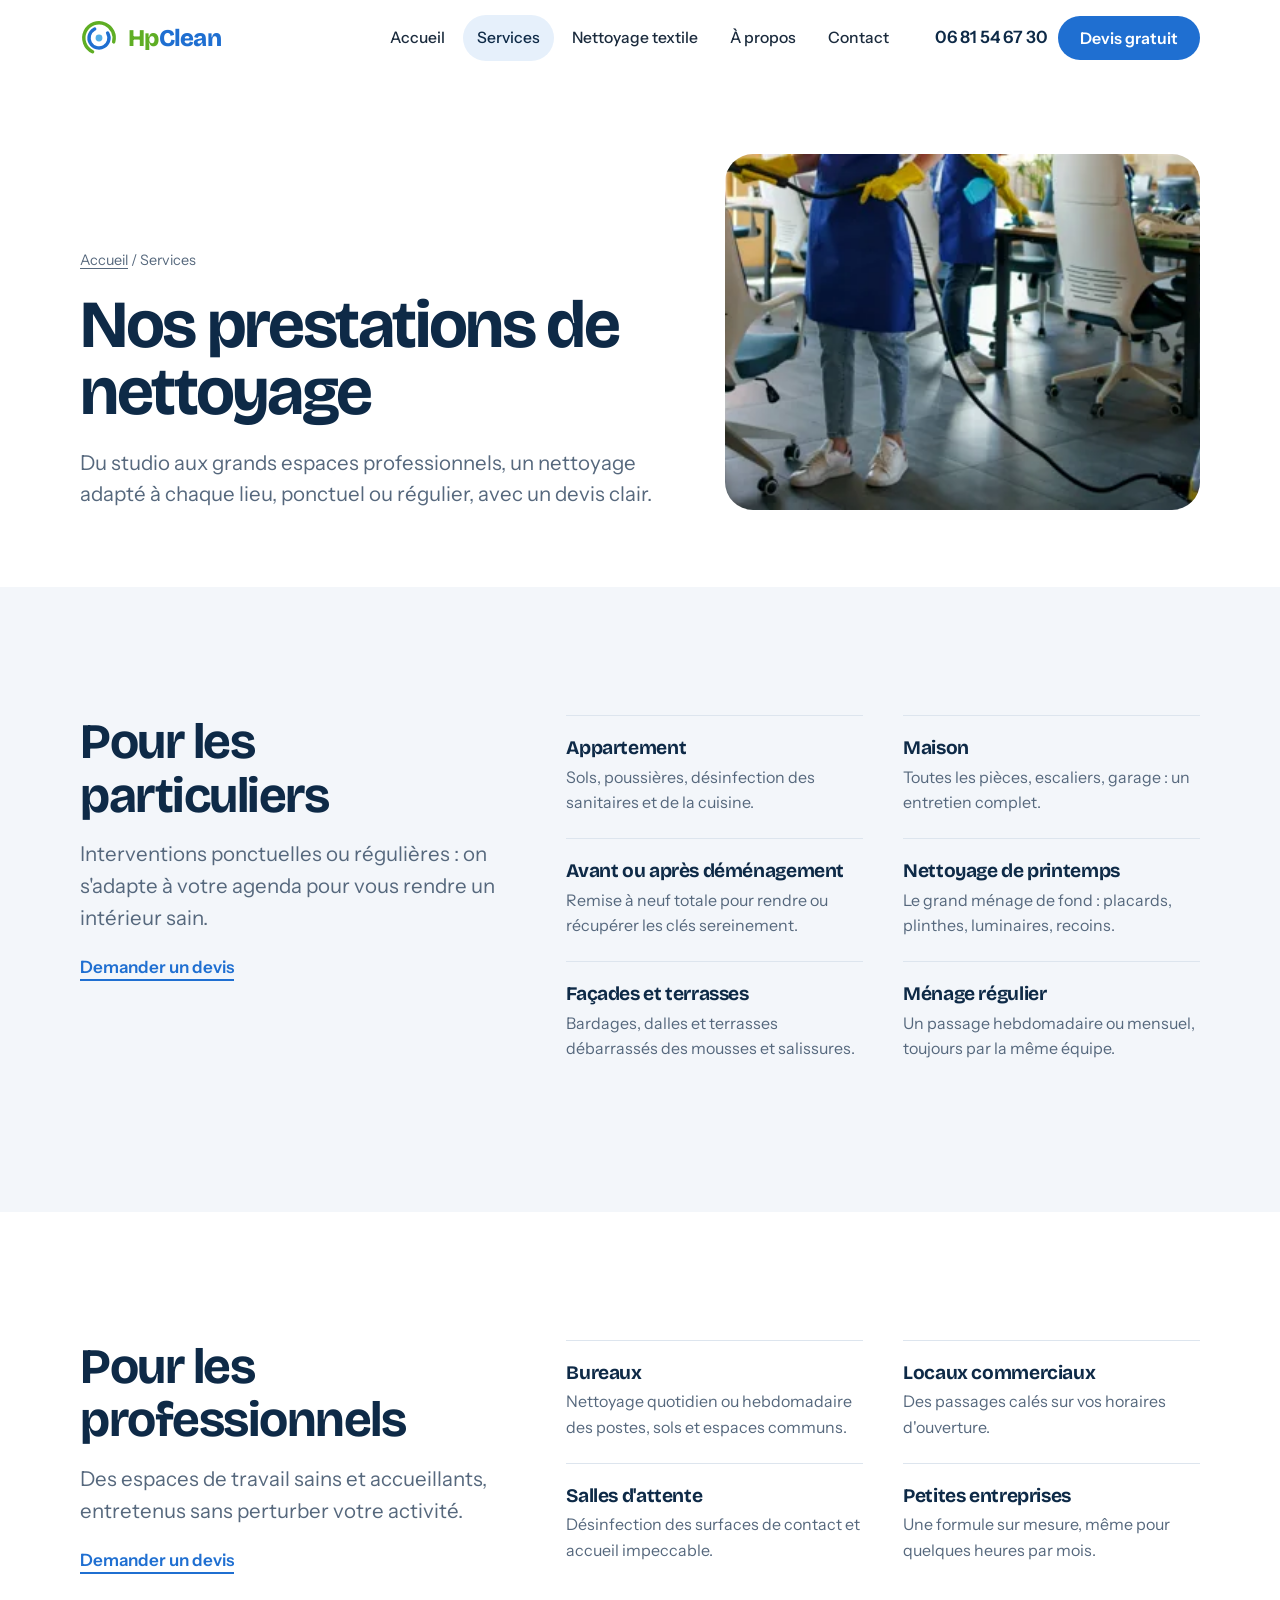
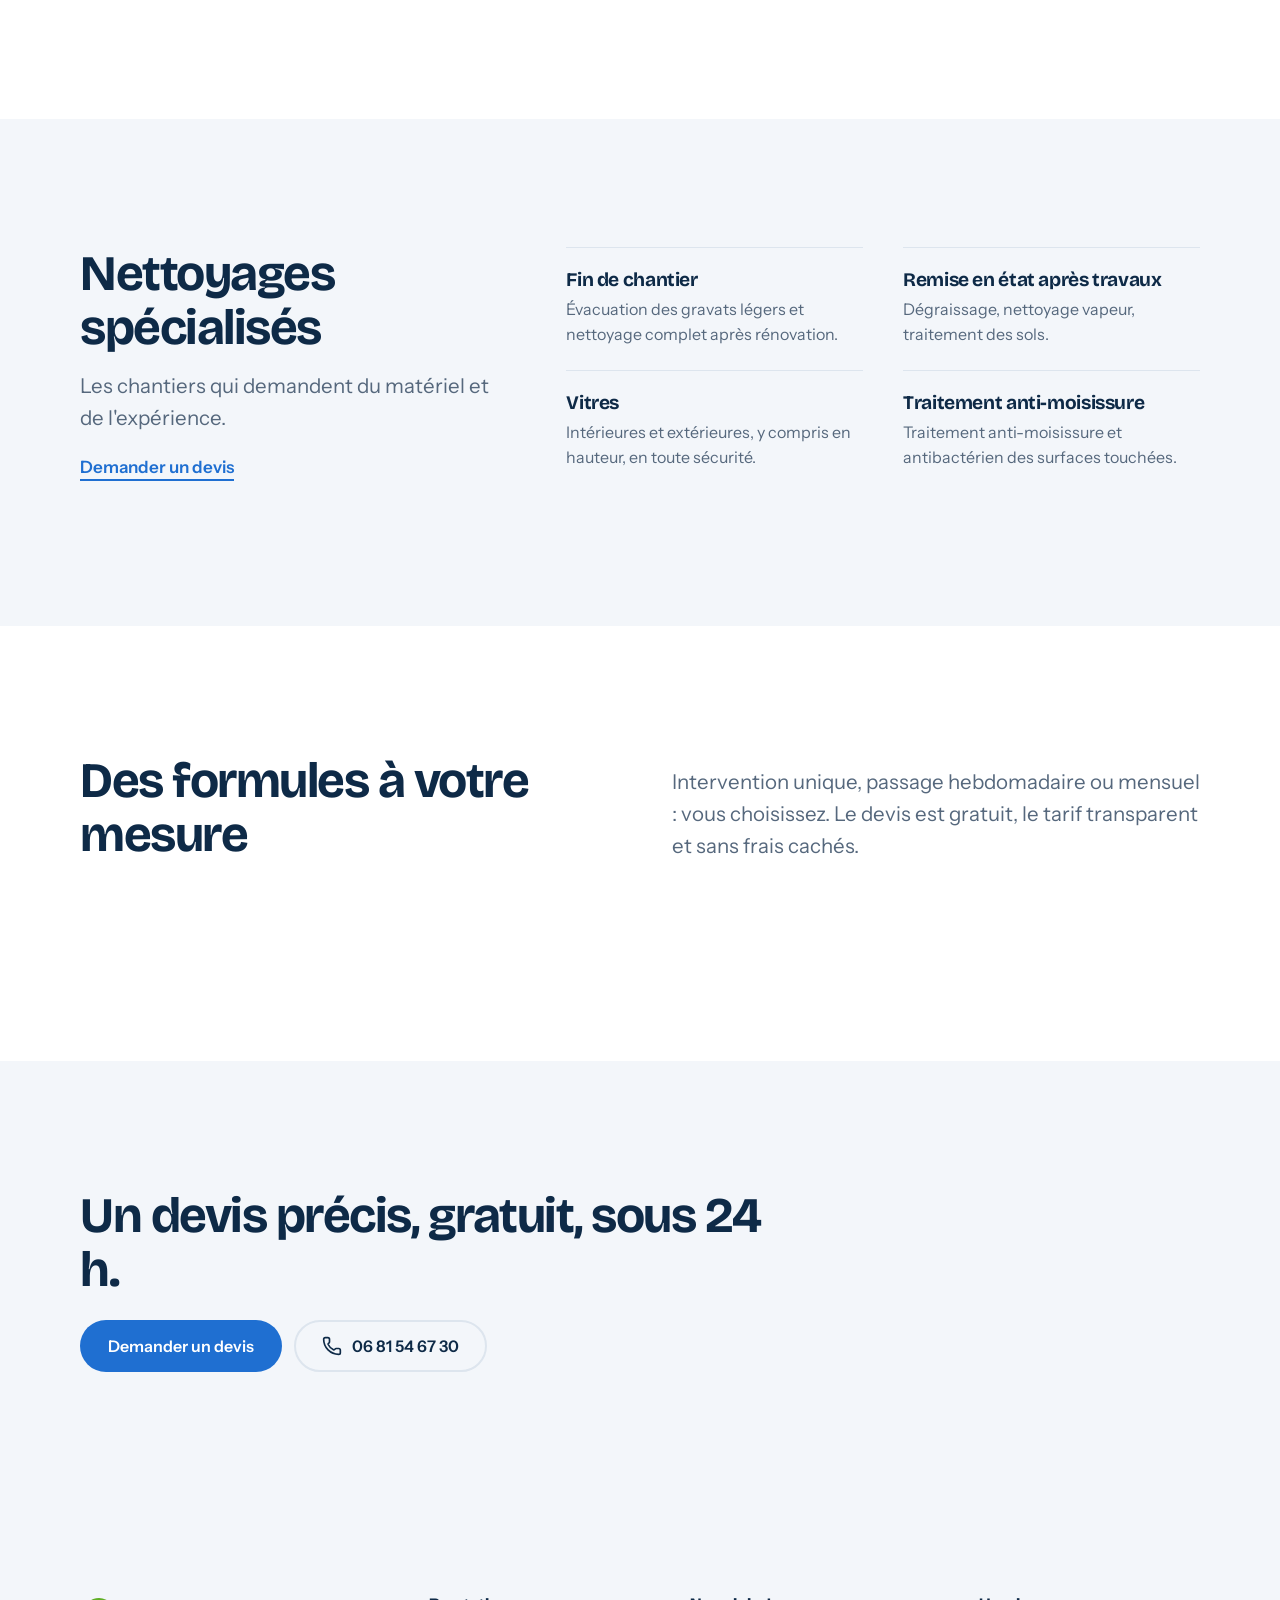
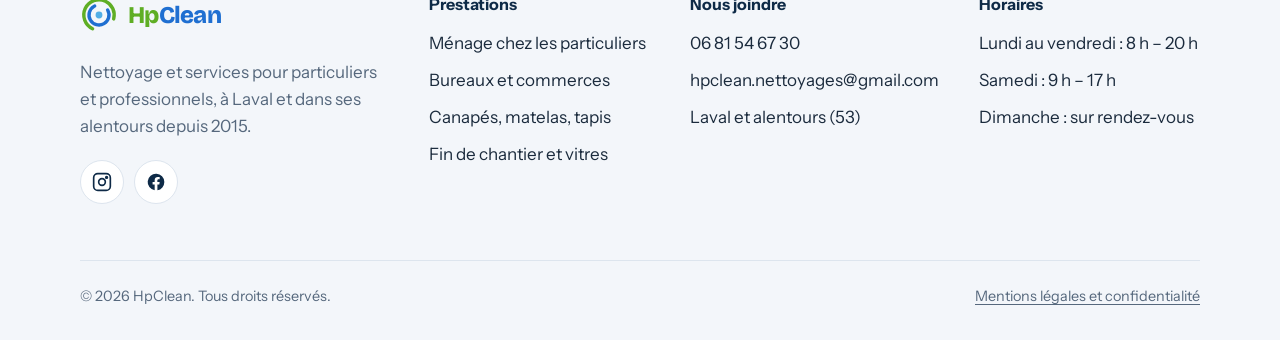
<file: services.html>
<!DOCTYPE html>
<html lang="fr">
<head>
<meta charset="utf-8">
<meta name="viewport" content="width=device-width, initial-scale=1, viewport-fit=cover">
<title>Services de nettoyage à Laval – particuliers, bureaux, fin de chantier | HpClean</title>
<meta name="description" content="Ménage d'appartement et de maison, nettoyage après déménagement, bureaux et commerces, fin de chantier, vitres et façades à Laval. Devis gratuit.">
<link rel="canonical" href="https://hpclean.fr/services.html">
<meta name="theme-color" content="#0e2a47">
<link rel="icon" href="assets/img/favicon.svg" type="image/svg+xml">
<link rel="apple-touch-icon" href="assets/img/apple-touch-icon.png">
<meta property="og:type" content="website">
<meta property="og:site_name" content="HpClean">
<meta property="og:locale" content="fr_FR">
<meta property="og:title" content="Services de nettoyage à Laval – particuliers, bureaux, fin de chantier | HpClean">
<meta property="og:description" content="Ménage d'appartement et de maison, nettoyage après déménagement, bureaux et commerces, fin de chantier, vitres et façades à Laval. Devis gratuit.">
<meta property="og:url" content="https://hpclean.fr/services.html">
<meta property="og:image" content="https://hpclean.fr/assets/img/og-image.jpg">
<meta name="twitter:card" content="summary_large_image">
<link rel="preload" href="assets/fonts/bricolage-grotesque.woff2" as="font" type="font/woff2" crossorigin>
<link rel="preload" href="assets/fonts/instrument-sans.woff2" as="font" type="font/woff2" crossorigin>
<link rel="stylesheet" href="assets/css/style.css">
<script type="application/ld+json">{"@context": "https://schema.org", "@type": "LocalBusiness", "additionalType": "https://schema.org/HomeAndConstructionBusiness", "name": "HpClean", "description": "Entreprise de nettoyage à Laval : ménage chez les particuliers, bureaux et commerces, nettoyage textile, fin de chantier et vitres.", "url": "https://hpclean.fr/", "@id": "https://hpclean.fr/#entreprise", "logo": "https://hpclean.fr/assets/img/favicon.svg", "image": "https://hpclean.fr/assets/img/og-image.jpg", "telephone": "+33681546730", "email": "hpclean.nettoyages@gmail.com", "priceRange": "€€", "foundingDate": "2015", "address": {"@type": "PostalAddress", "streetAddress": "9 impasse des Blanchisseuses", "addressLocality": "Laval", "postalCode": "53000", "addressRegion": "Pays de la Loire", "addressCountry": "FR"}, "geo": {"@type": "GeoCoordinates", "latitude": 48.0706, "longitude": -0.7734}, "areaServed": [{"@type": "City", "name": "Laval"}, {"@type": "City", "name": "Saint-Berthevin"}, {"@type": "City", "name": "Changé"}, {"@type": "City", "name": "Bonchamp-lès-Laval"}, {"@type": "City", "name": "L'Huisserie"}, {"@type": "City", "name": "Louverné"}, {"@type": "City", "name": "Entrammes"}, {"@type": "City", "name": "Mayenne (département)"}], "openingHoursSpecification": [{"@type": "OpeningHoursSpecification", "dayOfWeek": ["Monday", "Tuesday", "Wednesday", "Thursday", "Friday"], "opens": "08:00", "closes": "20:00"}, {"@type": "OpeningHoursSpecification", "dayOfWeek": "Saturday", "opens": "09:00", "closes": "17:00"}], "sameAs": ["https://www.instagram.com/hpclen.nettoyage/", "https://www.facebook.com/profile.php?id=61566828704608"]}</script>
<script type="application/ld+json">{"@context": "https://schema.org", "@type": "BreadcrumbList", "itemListElement": [{"@type": "ListItem", "position": 1, "name": "Accueil", "item": "https://hpclean.fr/"}, {"@type": "ListItem", "position": 2, "name": "Services", "item": "https://hpclean.fr/services.html"}]}</script>
</head>
<body>
<a class="skip-link" href="#contenu">Aller au contenu</a>
<header class="site-header">
  <div class="wrap header-inner">
    <a class="brand" href="index.html" aria-label="HpClean, retour à l'accueil"><svg viewBox="0 0 40 40" aria-hidden="true"><circle cx="20" cy="20" r="16" fill="none" stroke="#5fae24" stroke-width="3.6" stroke-linecap="round" stroke-dasharray="72 101" transform="rotate(115 20 20)"/><circle cx="20" cy="20" r="10.5" fill="none" stroke="#1f6fd1" stroke-width="3.6" stroke-linecap="round" stroke-dasharray="50 66" transform="rotate(-30 20 20)"/><circle cx="20" cy="20" r="3.6" fill="#52aee6"/></svg><span class="brand-name"><span class="hp">Hp</span><span class="clean">Clean</span></span></a>
    <nav class="main-nav" id="main-nav" aria-label="Navigation principale">
      <ul>
<li><a href="index.html">Accueil</a></li>
<li><a href="services.html" aria-current="page">Services</a></li>
<li><a href="nettoyage-textile.html">Nettoyage textile</a></li>
<li><a href="apropos.html">À propos</a></li>
<li><a href="contact.html">Contact</a></li>
      </ul>
      <div class="nav-mobile-cta">
        <a class="btn btn-primary" href="contact.html">Demander un devis</a>
        <a class="btn btn-ghost" href="tel:+33681546730"><svg xmlns="http://www.w3.org/2000/svg" viewBox="0 0 24 24" fill="none" stroke="currentColor" stroke-width="2" stroke-linecap="round" stroke-linejoin="round" aria-hidden="true"><path d="M13.8 16.6a1 1 0 0 0 1.2-.3l.4-.5A2 2 0 0 1 17 15h3a2 2 0 0 1 2 2v3a2 2 0 0 1-2 2A18 18 0 0 1 2 4a2 2 0 0 1 2-2h3a2 2 0 0 1 2 2v3a2 2 0 0 1-.8 1.6l-.5.4a1 1 0 0 0-.3 1.2 14 14 0 0 0 6.4 6.4"/></svg>Appeler le 06 81 54 67 30</a>
      </div>
    </nav>
    <div class="header-actions">
      <a class="header-phone" href="tel:+33681546730">06 81 54 67 30</a>
      <a class="btn btn-primary" href="contact.html">Devis gratuit</a>
    </div>
    <button class="menu-toggle" type="button" aria-expanded="false" aria-controls="main-nav" aria-label="Ouvrir le menu"><span></span></button>
  </div>
</header>
<main id="contenu">

<section class="page-hero">
  <div class="wrap page-hero-grid">
    <div>
      <nav class="breadcrumb" aria-label="Fil d'Ariane"><a href="index.html">Accueil</a> / <span aria-current="page">Services</span></nav>
      <h1>Nos prestations de nettoyage</h1>
      <p class="lead">Du studio aux grands espaces professionnels, un nettoyage adapté à chaque lieu, ponctuel ou régulier, avec un devis clair.</p>
    </div>
    <img src="assets/img/bureaux.webp" alt="Agents HpClean nettoyant un bureau" width="504" height="241">
  </div>
</section>

<section class="section section-mist">
  <div class="wrap">
    <div class="detail-block" id="particuliers">
      <div class="sticky">
        <h2>Pour les particuliers</h2>
        <p class="lead">Interventions ponctuelles ou régulières : on s'adapte à votre agenda pour vous rendre un intérieur sain.</p>
        <p><a class="text-link" href="contact.html?prestation=menage">Demander un devis</a></p>
      </div>
      <ul class="item-grid">
<li><h3>Appartement</h3><p>Sols, poussières, désinfection des sanitaires et de la cuisine.</p></li>
<li><h3>Maison</h3><p>Toutes les pièces, escaliers, garage : un entretien complet.</p></li>
<li><h3>Avant ou après déménagement</h3><p>Remise à neuf totale pour rendre ou récupérer les clés sereinement.</p></li>
<li><h3>Nettoyage de printemps</h3><p>Le grand ménage de fond : placards, plinthes, luminaires, recoins.</p></li>
<li><h3>Façades et terrasses</h3><p>Bardages, dalles et terrasses débarrassés des mousses et salissures.</p></li>
<li><h3>Ménage régulier</h3><p>Un passage hebdomadaire ou mensuel, toujours par la même équipe.</p></li>
      </ul>
    </div>
  </div>
</section>

<section class="section">
  <div class="wrap">
    <div class="detail-block" id="professionnels">
      <div class="sticky">
        <h2>Pour les professionnels</h2>
        <p class="lead">Des espaces de travail sains et accueillants, entretenus sans perturber votre activité.</p>
        <p><a class="text-link" href="contact.html?prestation=bureaux">Demander un devis</a></p>
      </div>
      <ul class="item-grid">
<li><h3>Bureaux</h3><p>Nettoyage quotidien ou hebdomadaire des postes, sols et espaces communs.</p></li>
<li><h3>Locaux commerciaux</h3><p>Des passages calés sur vos horaires d'ouverture.</p></li>
<li><h3>Salles d'attente</h3><p>Désinfection des surfaces de contact et accueil impeccable.</p></li>
<li><h3>Petites entreprises</h3><p>Une formule sur mesure, même pour quelques heures par mois.</p></li>
      </ul>
    </div>
  </div>
</section>

<section class="section section-mist">
  <div class="wrap">
    <div class="detail-block" id="specialise">
      <div class="sticky">
        <h2>Nettoyages spécialisés</h2>
        <p class="lead">Les chantiers qui demandent du matériel et de l'expérience.</p>
        <p><a class="text-link" href="contact.html?prestation=chantier">Demander un devis</a></p>
      </div>
      <ul class="item-grid">
<li><h3>Fin de chantier</h3><p>Évacuation des gravats légers et nettoyage complet après rénovation.</p></li>
<li><h3>Remise en état après travaux</h3><p>Dégraissage, nettoyage vapeur, traitement des sols.</p></li>
<li><h3>Vitres</h3><p>Intérieures et extérieures, y compris en hauteur, en toute sécurité.</p></li>
<li><h3>Traitement anti-moisissure</h3><p>Traitement anti-moisissure et antibactérien des surfaces touchées.</p></li>
      </ul>
    </div>
  </div>
</section>

<section class="section">
  <div class="wrap">
    <div class="section-head">
      <h2>Des formules à votre mesure</h2>
      <p class="lead">Intervention unique, passage hebdomadaire ou mensuel : vous choisissez. Le devis est gratuit, le tarif transparent et sans frais cachés.</p>
    </div>
  </div>
</section>
<section class="section section-mist">
  <div class="wrap cta-band">
    <h2>Un devis précis, gratuit, sous 24 h.</h2>
    <div class="actions">
      <a class="btn btn-primary" href="contact.html">Demander un devis</a>
      <a class="btn btn-ghost" href="tel:+33681546730"><svg xmlns="http://www.w3.org/2000/svg" viewBox="0 0 24 24" fill="none" stroke="currentColor" stroke-width="2" stroke-linecap="round" stroke-linejoin="round" aria-hidden="true"><path d="M13.8 16.6a1 1 0 0 0 1.2-.3l.4-.5A2 2 0 0 1 17 15h3a2 2 0 0 1 2 2v3a2 2 0 0 1-2 2A18 18 0 0 1 2 4a2 2 0 0 1 2-2h3a2 2 0 0 1 2 2v3a2 2 0 0 1-.8 1.6l-.5.4a1 1 0 0 0-.3 1.2 14 14 0 0 0 6.4 6.4"/></svg>06 81 54 67 30</a>
    </div>
  </div>
</section>
</main>
<footer class="site-footer">
  <div class="wrap">
    <div class="footer-grid">
      <div class="footer-about">
        <a class="brand" href="index.html" aria-label="HpClean, accueil"><svg viewBox="0 0 40 40" aria-hidden="true"><circle cx="20" cy="20" r="16" fill="none" stroke="#5fae24" stroke-width="3.6" stroke-linecap="round" stroke-dasharray="72 101" transform="rotate(115 20 20)"/><circle cx="20" cy="20" r="10.5" fill="none" stroke="#1f6fd1" stroke-width="3.6" stroke-linecap="round" stroke-dasharray="50 66" transform="rotate(-30 20 20)"/><circle cx="20" cy="20" r="3.6" fill="#52aee6"/></svg><span class="brand-name"><span class="hp">Hp</span><span class="clean">Clean</span></span></a>
        <p>Nettoyage et services pour particuliers et professionnels, à Laval et dans ses alentours depuis 2015.</p>
        <div class="socials">
          <a href="https://www.instagram.com/hpclen.nettoyage/" target="_blank" rel="noopener" aria-label="HpClean sur Instagram"><svg viewBox="0 0 24 24" fill="none" stroke="currentColor" stroke-width="2" aria-hidden="true"><rect x="2" y="2" width="20" height="20" rx="5"/><circle cx="12" cy="12" r="4"/><circle cx="17.5" cy="6.5" r="1" fill="currentColor"/></svg></a>
          <a href="https://www.facebook.com/profile.php?id=61566828704608" target="_blank" rel="noopener" aria-label="HpClean sur Facebook"><svg viewBox="0 0 24 24" fill="currentColor" aria-hidden="true"><path d="M22 12a10 10 0 1 0-11.6 9.9v-7H7.9V12h2.5V9.8c0-2.5 1.5-3.9 3.8-3.9 1.1 0 2.2.2 2.2.2v2.5h-1.2c-1.2 0-1.6.8-1.6 1.6V12h2.8l-.4 2.9h-2.3v7A10 10 0 0 0 22 12"/></svg></a>
        </div>
      </div>
      <div>
        <h2>Prestations</h2>
        <ul>
          <li><a href="services.html#particuliers">Ménage chez les particuliers</a></li>
          <li><a href="services.html#professionnels">Bureaux et commerces</a></li>
          <li><a href="nettoyage-textile.html">Canapés, matelas, tapis</a></li>
          <li><a href="services.html#specialise">Fin de chantier et vitres</a></li>
        </ul>
      </div>
      <div>
        <h2>Nous joindre</h2>
        <ul>
          <li><a href="tel:+33681546730">06 81 54 67 30</a></li>
          <li><a href="mailto:hpclean.nettoyages@gmail.com">hpclean.nettoyages@gmail.com</a></li>
          <li>Laval et alentours (53)</li>
        </ul>
      </div>
      <div>
        <h2>Horaires</h2>
        <ul>
          <li>Lundi au vendredi : 8&nbsp;h&nbsp;–&nbsp;20&nbsp;h</li>
          <li>Samedi : 9&nbsp;h&nbsp;–&nbsp;17&nbsp;h</li>
          <li>Dimanche : sur rendez-vous</li>
        </ul>
      </div>
    </div>
    <div class="footer-bottom">
      <span>© <span data-year>2026</span> HpClean. Tous droits réservés.</span>
      <span><a href="mentions-legales.html">Mentions légales et confidentialité</a></span>
    </div>
  </div>
</footer>
<div class="mobile-bar">
  <a class="btn btn-ghost" href="tel:+33681546730"><svg xmlns="http://www.w3.org/2000/svg" viewBox="0 0 24 24" fill="none" stroke="currentColor" stroke-width="2" stroke-linecap="round" stroke-linejoin="round" aria-hidden="true"><path d="M13.8 16.6a1 1 0 0 0 1.2-.3l.4-.5A2 2 0 0 1 17 15h3a2 2 0 0 1 2 2v3a2 2 0 0 1-2 2A18 18 0 0 1 2 4a2 2 0 0 1 2-2h3a2 2 0 0 1 2 2v3a2 2 0 0 1-.8 1.6l-.5.4a1 1 0 0 0-.3 1.2 14 14 0 0 0 6.4 6.4"/></svg>Appeler</a>
  <a class="btn btn-primary" href="contact.html">Devis gratuit</a>
</div>
<script src="assets/js/main.js" defer></script>
</body>
</html>
</file>
<file: assets/css/style.css>
/* ==========================================================================
   HpClean — feuille de style
   Palette tirée du logo (bleu / vert), typographie Bricolage Grotesque + Instrument Sans
   ========================================================================== */

@font-face {
  font-family: "Bricolage Grotesque";
  src: url("../fonts/bricolage-grotesque.woff2") format("woff2");
  font-weight: 200 800; font-style: normal; font-display: swap;
}
@font-face {
  font-family: "Instrument Sans";
  src: url("../fonts/instrument-sans.woff2") format("woff2");
  font-weight: 400 700; font-style: normal; font-display: swap;
}

:root {
  --ink: #0e2a47;          /* bleu nuit : titres, fonds sombres */
  --blue: #1f6fd1;         /* bleu du logo : actions, liens */
  --blue-deep: #16539e;    /* survol des actions */
  --sky: #e6f0fb;          /* voile bleu clair */
  --leaf: #5fae24;         /* vert du logo : signature, validations */
  --leaf-soft: #eaf5df;
  --paper: #ffffff;
  --mist: #f3f6fa;         /* fond de section alterné */
  --text: #1b2b3d;
  --muted: #56687d;
  --line: #dde5ee;

  --font-display: "Bricolage Grotesque", "Segoe UI", system-ui, -apple-system, sans-serif;
  --font-body: "Instrument Sans", "Segoe UI", system-ui, -apple-system, sans-serif;

  --radius-media: 28px;
  --radius-panel: 20px;
  --radius-field: 12px;

  --wrap: 1200px;
  --gutter: clamp(20px, 4vw, 40px);
  --section: clamp(72px, 10vw, 128px);
  --header-h: 76px;
}

*, *::before, *::after { box-sizing: border-box; }

html {
  scroll-behavior: smooth;
  scroll-padding-top: calc(var(--header-h) + 16px);
  -webkit-text-size-adjust: 100%;
}

body {
  margin: 0;
  font-family: var(--font-body);
  font-size: 1.0625rem;
  line-height: 1.6;
  color: var(--text);
  background: var(--paper);
  -webkit-font-smoothing: antialiased;
}

img { max-width: 100%; height: auto; display: block; }
a { color: var(--blue); text-decoration-thickness: 1px; text-underline-offset: 3px; }
a:hover { color: var(--blue-deep); }

:focus-visible {
  outline: 3px solid var(--blue);
  outline-offset: 3px;
  border-radius: 6px;
}

.skip-link {
  position: absolute; left: 16px; top: -60px; z-index: 100;
  background: var(--ink); color: #fff; padding: 10px 16px; border-radius: 10px;
}
.skip-link:focus { top: 12px; color: #fff; }

.wrap { width: 100%; max-width: var(--wrap); margin: 0 auto; padding: 0 var(--gutter); }

/* ---------- Typographie ---------- */

h1, h2, h3, h4 {
  font-family: var(--font-display);
  color: var(--ink);
  line-height: 1.08;
  letter-spacing: -0.02em;
  margin: 0 0 0.5em;
  font-weight: 700;
}
h1 { font-size: clamp(2.6rem, 6.2vw, 4.9rem); letter-spacing: -0.035em; line-height: 1.0; }
h2 { font-size: clamp(2rem, 4vw, 3.1rem); letter-spacing: -0.03em; }
h3 { font-size: clamp(1.35rem, 2vw, 1.65rem); }
h4 { font-size: 1.15rem; letter-spacing: -0.01em; }
p { margin: 0 0 1em; }

.lead { font-size: clamp(1.125rem, 1.6vw, 1.3rem); color: var(--muted); max-width: 36em; line-height: 1.55; }
.muted { color: var(--muted); }
.measure { max-width: 38em; }

/* ---------- Boutons ---------- */

.btn {
  display: inline-flex; align-items: center; justify-content: center; gap: 10px;
  min-height: 52px; padding: 0 26px;
  font: 600 1rem/1 var(--font-body);
  border-radius: 999px; border: 2px solid transparent;
  text-decoration: none; cursor: pointer;
  transition: background-color .2s, color .2s, border-color .2s, transform .2s;
}
.btn svg { width: 20px; height: 20px; flex: none; }
.btn-primary { background: var(--blue); color: #fff; }
.btn-primary:hover { background: var(--blue-deep); color: #fff; }
.btn-ghost { background: transparent; color: var(--ink); border-color: var(--line); }
.btn-ghost:hover { border-color: var(--ink); color: var(--ink); }
.btn-light { background: #fff; color: var(--ink); }
.btn-light:hover { background: var(--sky); color: var(--ink); }
.btn:active { transform: translateY(1px); }

.text-link {
  font-weight: 600; color: var(--blue); text-decoration: none;
  border-bottom: 2px solid currentColor; padding-bottom: 2px;
}
.text-link:hover { color: var(--blue-deep); }

/* ---------- En-tête ---------- */

.site-header {
  position: sticky; top: 0; z-index: 50;
  background: rgba(255, 255, 255, .92);
  backdrop-filter: saturate(160%) blur(12px);
  -webkit-backdrop-filter: saturate(160%) blur(12px);
  border-bottom: 1px solid transparent;
  transition: border-color .2s;
}
.site-header.is-scrolled { border-bottom-color: var(--line); }
.header-inner { display: flex; align-items: center; gap: 32px; height: var(--header-h); }

.brand { display: inline-flex; align-items: center; gap: 10px; text-decoration: none; flex: none; }
.brand svg { width: 38px; height: 38px; }
.brand-name { font: 800 1.5rem/1 var(--font-display); letter-spacing: -0.03em; }
.brand-name .hp { color: var(--leaf); }
.brand-name .clean { color: var(--blue); }

.main-nav { margin-left: auto; }
.main-nav ul { list-style: none; display: flex; gap: 4px; margin: 0; padding: 0; }
.main-nav a {
  display: block; padding: 10px 14px; border-radius: 999px;
  color: var(--text); text-decoration: none; font-weight: 500; font-size: .98rem;
}
.main-nav a:hover { background: var(--mist); color: var(--ink); }
.main-nav a[aria-current="page"] { color: var(--ink); background: var(--sky); }

.header-actions { display: flex; align-items: center; gap: 10px; }
.header-phone { font-weight: 600; color: var(--ink); text-decoration: none; white-space: nowrap; }
.header-phone:hover { color: var(--blue); }
.header-actions .btn { min-height: 44px; padding: 0 20px; }

.menu-toggle {
  display: none; margin-left: auto;
  width: 46px; height: 46px; border-radius: 50%;
  border: 1px solid var(--line); background: #fff; cursor: pointer;
  align-items: center; justify-content: center;
}
.menu-toggle span, .menu-toggle span::before, .menu-toggle span::after {
  display: block; width: 18px; height: 2px; background: var(--ink); border-radius: 2px;
  position: relative; transition: transform .25s, background-color .25s;
}
.menu-toggle span::before, .menu-toggle span::after { content: ""; position: absolute; left: 0; }
.menu-toggle span::before { top: -6px; }
.menu-toggle span::after { top: 6px; }
.menu-toggle[aria-expanded="true"] span { background: transparent; }
.menu-toggle[aria-expanded="true"] span::before { transform: translateY(6px) rotate(45deg); }
.menu-toggle[aria-expanded="true"] span::after { transform: translateY(-6px) rotate(-45deg); }

@media (max-width: 1040px) {
  .header-phone { display: none; }
}

@media (max-width: 880px) {
  .menu-toggle { display: inline-flex; }
  .header-actions { display: none; }
  .main-nav {
    position: fixed; inset: var(--header-h) 0 0 0;
    background: #fff; padding: 24px var(--gutter) 120px;
    opacity: 0; transform: translateY(-8px); visibility: hidden; pointer-events: none;
    transition: opacity .25s ease, transform .25s ease, visibility .25s;
    overflow-y: auto;
  }
  .main-nav.is-open { opacity: 1; transform: none; visibility: visible; pointer-events: auto; }
  .main-nav ul { flex-direction: column; gap: 0; }
  .main-nav li { border-bottom: 1px solid var(--line); }
  .main-nav a { padding: 18px 4px; border-radius: 0; font: 600 1.4rem/1.2 var(--font-display); color: var(--ink); }
  .main-nav a:hover, .main-nav a[aria-current="page"] { background: none; color: var(--blue); }
  .nav-mobile-cta { display: grid !important; gap: 10px; margin-top: 28px; }
  body.menu-open { overflow: hidden; }
}
.nav-mobile-cta { display: none !important; }

/* ---------- Barre d'action mobile ---------- */

.mobile-bar { display: none; }
@media (max-width: 880px) {
  .mobile-bar {
    display: grid; grid-template-columns: 1fr 1fr; gap: 10px;
    position: fixed; left: 0; right: 0; bottom: 0; z-index: 40;
    padding: 10px 16px calc(10px + env(safe-area-inset-bottom, 0px));
    background: rgba(255, 255, 255, .96); border-top: 1px solid var(--line);
    backdrop-filter: blur(10px); -webkit-backdrop-filter: blur(10px);
  }
  .mobile-bar .btn { min-height: 48px; padding: 0 12px; }
  body { padding-bottom: 76px; }
}

/* ---------- Hero accueil ---------- */

.hero { padding: clamp(32px, 5vw, 64px) 0 var(--section); }
.hero-grid {
  display: grid; grid-template-columns: minmax(0, 1fr) minmax(0, 1.08fr);
  gap: clamp(32px, 5vw, 72px); align-items: center;
}
.hero h1 { margin-bottom: 24px; }
.hero .lead { margin-bottom: 32px; }
.hero-actions { display: flex; flex-wrap: wrap; gap: 12px; margin-bottom: 40px; }

.hero-facts {
  display: flex; flex-wrap: wrap; gap: 12px 28px;
  list-style: none; padding: 24px 0 0; margin: 0; border-top: 1px solid var(--line);
}
.hero-facts li { display: flex; align-items: center; gap: 10px; font-weight: 500; color: var(--text); font-size: .98rem; }
.hero-facts svg { width: 22px; height: 22px; color: var(--leaf); flex: none; }

@media (max-width: 960px) {
  .hero-grid { grid-template-columns: 1fr; }
}

/* ---------- Comparateur avant / après (élément signature) ---------- */

.compare {
  position: relative; margin: 0;
  border-radius: var(--radius-media); overflow: hidden;
  aspect-ratio: 3 / 2; background: var(--mist);
  box-shadow: 0 30px 60px -30px rgba(14, 42, 71, .35);
  --pos: 50%;
  touch-action: pan-y;
  user-select: none; -webkit-user-select: none;
}
.compare img { position: absolute; inset: 0; width: 100%; height: 100%; object-fit: cover; pointer-events: none; }
.compare .compare-before { clip-path: inset(0 calc(100% - var(--pos)) 0 0); }
.compare-handle {
  position: absolute; top: 0; bottom: 0; left: var(--pos);
  width: 3px; margin-left: -1.5px; background: #fff; pointer-events: none;
}
.compare-handle::after {
  content: ""; position: absolute; top: 50%; left: 50%;
  width: 56px; height: 56px; margin: -28px 0 0 -28px; border-radius: 50%;
  background: #fff url("data:image/svg+xml,%3Csvg xmlns='http://www.w3.org/2000/svg' viewBox='0 0 24 24' fill='none' stroke='%230e2a47' stroke-width='2.2' stroke-linecap='round' stroke-linejoin='round'%3E%3Cpath d='m9 6-6 6 6 6M15 6l6 6-6 6'/%3E%3C/svg%3E") center / 24px no-repeat;
  box-shadow: 0 6px 18px rgba(14, 42, 71, .28);
}
.compare-label {
  position: absolute; bottom: 18px; padding: 7px 14px; border-radius: 999px;
  font-size: .85rem; font-weight: 600; pointer-events: none;
  transition: opacity .2s;
}
.compare-label.before { left: 18px; background: rgba(14, 42, 71, .72); color: #fff; }
.compare-label.after { right: 18px; background: #fff; color: var(--ink); }
.compare input[type="range"] {
  position: absolute; inset: 0; width: 100%; height: 100%; margin: 0;
  opacity: 0; cursor: ew-resize;
}
.compare:has(input:focus-visible) { outline: 3px solid var(--blue); outline-offset: 4px; }
.compare-caption { margin-top: 14px; font-size: .88rem; color: var(--muted); display: flex; justify-content: space-between; gap: 16px; flex-wrap: wrap; }

/* ---------- Sections ---------- */

.section { padding: var(--section) 0; }
.section-mist { background: var(--mist); }
.section-ink { background: var(--ink); color: #c9d6e6; }
.section-ink h2, .section-ink h3, .section-ink h4 { color: #fff; }
.section-ink .lead { color: #aebdd0; }

.section-head { display: grid; grid-template-columns: minmax(0, 1fr) minmax(0, 1fr); gap: 32px 64px; align-items: end; margin-bottom: clamp(40px, 6vw, 72px); }
.section-head h2 { margin: 0; max-width: 12em; }
.section-head p { margin: 0; }
@media (max-width: 800px) { .section-head { grid-template-columns: 1fr; } }

/* ---------- Services (accueil) ---------- */

.services-layout { display: grid; grid-template-columns: minmax(0, .9fr) minmax(0, 1.1fr); gap: clamp(32px, 6vw, 88px); align-items: start; }
.services-visual { position: sticky; top: calc(var(--header-h) + 24px); }
.services-visual img { border-radius: var(--radius-media); aspect-ratio: 4 / 5; object-fit: cover; width: 100%; }

.service-list { list-style: none; margin: 0; padding: 0; }
.service-list > li { padding: 32px 0; border-top: 1px solid var(--line); }
.service-list > li:last-child { border-bottom: 1px solid var(--line); }
.service-list h3 { margin-bottom: 10px; }
.service-list h3 a { color: inherit; text-decoration: none; }
.service-list h3 a:hover { color: var(--blue); }
.service-list p { color: var(--muted); margin-bottom: 14px; max-width: 34em; }
.chips { display: flex; flex-wrap: wrap; gap: 8px; list-style: none; padding: 0; margin: 0 0 18px; }
.chips li { background: var(--mist); color: var(--ink); padding: 6px 14px; border-radius: 999px; font-size: .9rem; font-weight: 500; }
.section-mist .chips li { background: #fff; }

@media (max-width: 900px) {
  .services-layout { grid-template-columns: 1fr; }
  .services-visual { position: static; }
  .services-visual img { aspect-ratio: 16 / 10; }
}

/* ---------- Étapes (vraie séquence : numérotation justifiée) ---------- */

.steps { list-style: none; margin: 0; padding: 0; display: grid; grid-template-columns: repeat(4, minmax(0, 1fr)); gap: 24px; counter-reset: step; }
.steps li { counter-increment: step; position: relative; padding-top: 72px; }
.steps li::before {
  content: counter(step);
  position: absolute; top: 0; left: 0;
  width: 48px; height: 48px; border-radius: 50%;
  display: grid; place-items: center;
  font: 700 1.25rem/1 var(--font-display); color: var(--ink);
  background: #fff; border: 2px solid var(--ink);
}
.steps li:last-child::before { background: var(--leaf); border-color: var(--leaf); color: #fff; }
.steps li:not(:last-child)::after {
  content: ""; position: absolute; top: 24px; left: 60px; right: -12px; height: 2px;
  background: repeating-linear-gradient(90deg, var(--line) 0 8px, transparent 8px 14px);
}
.steps h3 { font-size: 1.3rem; margin-bottom: 8px; }
.steps p { color: var(--muted); margin: 0; font-size: 1rem; }
@media (max-width: 900px) {
  .steps { grid-template-columns: 1fr 1fr; gap: 40px 24px; }
  .steps li::after { display: none; }
}
@media (max-width: 520px) { .steps { grid-template-columns: 1fr; } }

/* ---------- Engagements ---------- */

.promise-grid { display: grid; grid-template-columns: minmax(0, 1fr) minmax(0, 1fr); gap: clamp(40px, 6vw, 88px); align-items: center; }
.promise-grid img { border-radius: var(--radius-media); aspect-ratio: 5 / 4; object-fit: cover; width: 100%; }
.promise-list { list-style: none; margin: 32px 0 0; padding: 0; display: grid; gap: 24px; }
.promise-list li { display: grid; grid-template-columns: 40px 1fr; gap: 16px; }
.promise-list .icon { width: 40px; height: 40px; border-radius: 50%; background: rgba(95, 174, 36, .16); color: #8fd35a; display: grid; place-items: center; }
.promise-list .icon svg { width: 20px; height: 20px; }
.promise-list h3 { font-size: 1.2rem; margin: 6px 0 4px; }
.promise-list p { margin: 0; font-size: 1rem; }
@media (max-width: 860px) { .promise-grid { grid-template-columns: 1fr; } }

/* ---------- Avis ---------- */

.quotes { display: grid; grid-template-columns: repeat(2, minmax(0, 1fr)); gap: clamp(24px, 4vw, 56px); }
.quote { margin: 0; padding: 0 0 0 28px; border-left: 3px solid var(--leaf); }
.quote blockquote { margin: 0 0 18px; font: 500 clamp(1.3rem, 2.2vw, 1.75rem)/1.35 var(--font-display); color: var(--ink); letter-spacing: -0.015em; }
.quote figcaption { color: var(--muted); font-size: .98rem; }
.quote figcaption strong { color: var(--text); font-weight: 600; }
.stars { display: flex; gap: 3px; color: #f2b01e; margin-bottom: 16px; }
.stars svg { width: 18px; height: 18px; }
@media (max-width: 760px) { .quotes { grid-template-columns: 1fr; } }

/* ---------- Zone d'intervention ---------- */

.zone-grid { display: grid; grid-template-columns: minmax(0, 1fr) minmax(0, 1.2fr); gap: clamp(32px, 5vw, 72px); align-items: center; }
.towns { display: flex; flex-wrap: wrap; gap: 8px; list-style: none; padding: 0; margin: 24px 0 0; }
.towns li { border: 1px solid var(--line); padding: 7px 14px; border-radius: 999px; font-size: .93rem; background: #fff; }
.towns li:first-child { background: var(--ink); color: #fff; border-color: var(--ink); font-weight: 600; }
.map { border-radius: var(--radius-media); overflow: hidden; aspect-ratio: 4 / 3; background: var(--sky); }
.map iframe { width: 100%; height: 100%; border: 0; display: block; }
@media (max-width: 860px) { .zone-grid { grid-template-columns: 1fr; } }

/* ---------- FAQ ---------- */

.faq { max-width: 820px; }
.faq details { border-top: 1px solid var(--line); }
.faq details:last-child { border-bottom: 1px solid var(--line); }
.faq summary {
  list-style: none; cursor: pointer; padding: 24px 48px 24px 0; position: relative;
  font: 600 1.2rem/1.3 var(--font-display); color: var(--ink); letter-spacing: -0.01em;
}
.faq summary::-webkit-details-marker { display: none; }
.faq summary::after {
  content: ""; position: absolute; right: 6px; top: 50%; width: 14px; height: 14px; margin-top: -9px;
  border-right: 2px solid var(--ink); border-bottom: 2px solid var(--ink);
  transform: rotate(45deg); transition: transform .25s;
}
.faq details[open] summary::after { transform: rotate(-135deg); margin-top: -3px; }
.faq details p { color: var(--muted); padding-right: 48px; margin: -6px 0 24px; }

/* ---------- Devis / formulaire ---------- */

.quote-panel {
  display: grid; grid-template-columns: minmax(0, .85fr) minmax(0, 1.15fr);
  background: #fff; border: 1px solid var(--line); border-radius: var(--radius-media); overflow: hidden;
}
.quote-intro { padding: clamp(32px, 5vw, 64px); background: var(--ink); color: #c9d6e6; }
.quote-intro h2 { color: #fff; }
.quote-intro .lead { color: #aebdd0; }
.contact-lines { list-style: none; padding: 0; margin: 36px 0 0; display: grid; gap: 18px; }
.contact-lines li { display: grid; grid-template-columns: 24px 1fr; gap: 14px; align-items: start; }
.contact-lines svg { width: 22px; height: 22px; color: #8fd35a; margin-top: 2px; }
.contact-lines a { color: #fff; text-decoration: none; font-weight: 600; }
.contact-lines a:hover { text-decoration: underline; }
.contact-lines small { display: block; color: #93a6bd; font-size: .9rem; }

.form-card { background: #fff; color: var(--text); padding: clamp(28px, 4vw, 56px); }
.form-grid { display: grid; grid-template-columns: 1fr 1fr; gap: 18px; }
.field { display: grid; gap: 7px; }
.field.full { grid-column: 1 / -1; }
.field label { font-weight: 600; font-size: .95rem; color: var(--ink); }
.field label .opt { font-weight: 400; color: var(--muted); }
.field input, .field select, .field textarea {
  width: 100%; font: inherit; font-size: 1rem; color: var(--text);
  padding: 13px 15px; border-radius: var(--radius-field);
  border: 1.5px solid var(--line); background: #fff;
  transition: border-color .2s, box-shadow .2s;
}
.field textarea { min-height: 130px; resize: vertical; }
.field select {
  appearance: none; -webkit-appearance: none; padding-right: 42px;
  background: #fff url("data:image/svg+xml,%3Csvg xmlns='http://www.w3.org/2000/svg' viewBox='0 0 24 24' fill='none' stroke='%230e2a47' stroke-width='2' stroke-linecap='round'%3E%3Cpath d='m6 9 6 6 6-6'/%3E%3C/svg%3E") right 14px center / 18px no-repeat;
}
.field input:focus, .field select:focus, .field textarea:focus {
  outline: none; border-color: var(--blue); box-shadow: 0 0 0 4px rgba(31, 111, 209, .15);
}
.field input:user-invalid, .field textarea:user-invalid { border-color: #c63d3d; }
.form-foot { display: flex; flex-wrap: wrap; align-items: center; gap: 16px 24px; margin-top: 24px; }
.form-foot p { margin: 0; font-size: .88rem; color: var(--muted); flex: 1 1 220px; }
.form-status { margin-top: 16px; padding: 14px 16px; border-radius: var(--radius-field); font-size: .95rem; display: none; }
.form-status.is-visible { display: block; }
.form-status.ok { background: var(--leaf-soft); color: #2f5f10; }
.form-status.err { background: #fbeaea; color: #8c2323; }

@media (max-width: 900px) { .quote-panel { grid-template-columns: 1fr; } }
@media (max-width: 560px) { .form-grid { grid-template-columns: 1fr; } }

/* ---------- En-tête des pages intérieures ---------- */

.page-hero { padding: clamp(40px, 6vw, 80px) 0 clamp(48px, 6vw, 88px); }
.page-hero-grid { display: grid; grid-template-columns: minmax(0, 1.1fr) minmax(0, .9fr); gap: clamp(32px, 5vw, 72px); align-items: end; }
.page-hero h1 { font-size: clamp(2.4rem, 5.4vw, 4.2rem); margin-bottom: 20px; }
.page-hero .lead { margin: 0; }
.page-hero img { border-radius: var(--radius-media); aspect-ratio: 4 / 3; object-fit: cover; width: 100%; }
.breadcrumb { font-size: .9rem; color: var(--muted); margin-bottom: 20px; }
.breadcrumb a { color: var(--muted); }
.breadcrumb a:hover { color: var(--blue); }
@media (max-width: 860px) { .page-hero-grid { grid-template-columns: 1fr; } }

/* ---------- Blocs de détail (pages services) ---------- */

.detail-block { display: grid; grid-template-columns: minmax(0, .8fr) minmax(0, 1.2fr); gap: clamp(28px, 5vw, 80px); align-items: start; }
.detail-block + .detail-block { margin-top: clamp(64px, 8vw, 112px); }
.detail-block .sticky { position: sticky; top: calc(var(--header-h) + 24px); }
.detail-block h2 { margin-bottom: 16px; }
.item-grid { display: grid; grid-template-columns: 1fr 1fr; gap: 0 40px; list-style: none; margin: 0; padding: 0; }
.item-grid li { padding: 22px 0; border-top: 1px solid var(--line); }
.item-grid h3 { font-size: 1.2rem; margin-bottom: 6px; }
.item-grid p { margin: 0; color: var(--muted); font-size: 1rem; }
@media (max-width: 860px) {
  .detail-block { grid-template-columns: 1fr; }
  .detail-block .sticky { position: static; }
}
@media (max-width: 560px) { .item-grid { grid-template-columns: 1fr; } }

.cta-band { text-align: left; display: flex; flex-wrap: wrap; align-items: center; justify-content: space-between; gap: 24px 48px; }
.cta-band h2 { margin: 0; max-width: 14em; }
.cta-band .actions { display: flex; flex-wrap: wrap; gap: 12px; }

/* ---------- À propos ---------- */

.story { display: grid; grid-template-columns: minmax(0, 1fr) minmax(0, 1fr); gap: clamp(32px, 6vw, 96px); }
.story p { font-size: 1.12rem; }
.story .big {
  font: 600 clamp(1.5rem, 2.6vw, 2.1rem)/1.3 var(--font-display); color: var(--ink); letter-spacing: -0.02em;
}
.values { display: grid; grid-template-columns: repeat(2, minmax(0, 1fr)); gap: 40px 56px; list-style: none; margin: 0; padding: 0; }
.values h3 { font-size: 1.3rem; margin-bottom: 8px; }
.values p { margin: 0; color: var(--muted); }
@media (max-width: 800px) { .story, .values { grid-template-columns: 1fr; } }

/* ---------- Contact ---------- */

.hours-card { background: var(--ink); color: #c9d6e6; border-radius: var(--radius-panel); padding: 16px 32px; margin-top: 28px; }
.hours { list-style: none; padding: 0; margin: 0; }
.hours li:first-child { border-top: 0; }
.hours li { display: flex; justify-content: space-between; gap: 16px; padding: 12px 0; border-top: 1px solid rgba(255,255,255,.12); }
.hours li span:last-child { color: #fff; font-weight: 600; }

/* ---------- Mentions légales ---------- */

.legal { max-width: 760px; }
.legal h2 { font-size: 1.6rem; margin-top: 48px; }
.legal .todo { background: var(--sky); padding: 2px 8px; border-radius: 6px; color: var(--ink); font-weight: 600; }

/* ---------- Pied de page ---------- */

.site-footer { background: var(--mist); padding: clamp(56px, 8vw, 96px) 0 32px; margin-top: 0; }
.footer-grid { display: grid; grid-template-columns: 1.4fr 1fr 1fr 1fr; gap: 40px; }
.footer-grid h2 { font-size: 1rem; letter-spacing: 0; margin-bottom: 16px; font-family: var(--font-body); font-weight: 700; }
.footer-grid ul { list-style: none; margin: 0; padding: 0; display: grid; gap: 10px; }
.footer-grid a { color: var(--text); text-decoration: none; }
.footer-grid a:hover { color: var(--blue); text-decoration: underline; }
.footer-about p { color: var(--muted); max-width: 22em; margin-top: 16px; }
.socials { display: flex; gap: 10px; margin-top: 20px; }
.socials a {
  width: 44px; height: 44px; border-radius: 50%; display: grid; place-items: center;
  background: #fff; color: var(--ink); border: 1px solid var(--line);
}
.socials a:hover { background: var(--ink); color: #fff; border-color: var(--ink); }
.socials svg { width: 20px; height: 20px; }
.footer-bottom {
  display: flex; flex-wrap: wrap; justify-content: space-between; gap: 12px;
  margin-top: 56px; padding-top: 24px; border-top: 1px solid var(--line);
  font-size: .9rem; color: var(--muted);
}
.footer-bottom a { color: var(--muted); }
@media (max-width: 900px) { .footer-grid { grid-template-columns: 1fr 1fr; } }
@media (max-width: 520px) { .footer-grid { grid-template-columns: 1fr; } }

/* ---------- Page 404 ---------- */

.notfound { min-height: 60vh; display: grid; align-content: center; }

/* ---------- Mouvement réduit ---------- */

@media (prefers-reduced-motion: reduce) {
  html { scroll-behavior: auto; }
  *, *::before, *::after { transition-duration: .01ms !important; animation-duration: .01ms !important; }
}
</file>
